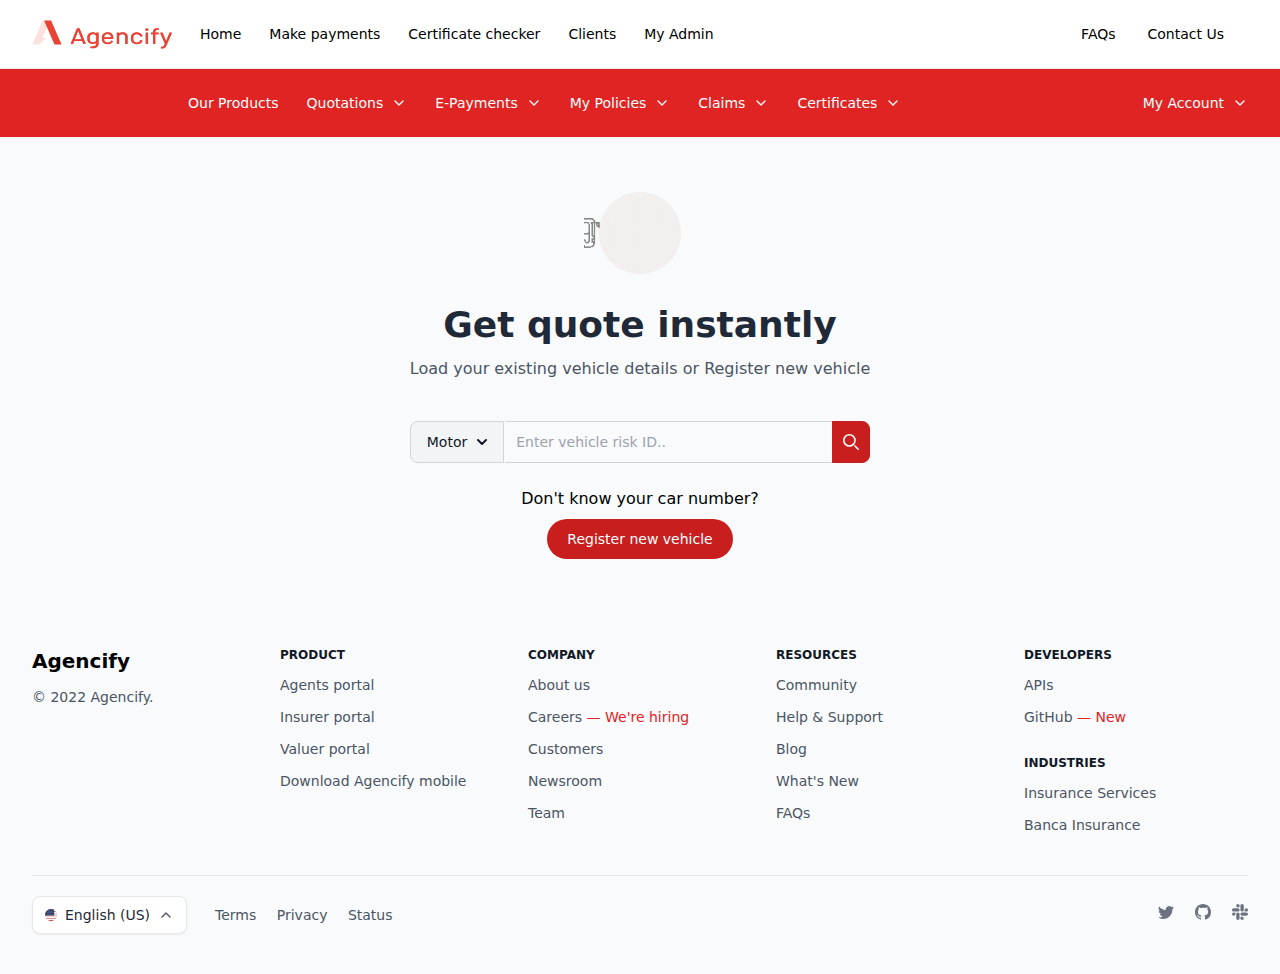
<file: createquickquote.html>
<!DOCTYPE html>
<html lang="en">

<head>
    <meta charset="UTF-8" />
    <meta name="viewport" content="width=device-width, initial-scale=1.0" />
    <title>Agencify-Quick Quotes</title>
    <link rel="stylesheet" href="output.css">
    <link rel="stylesheet" href="style.css">

</head>

<body class="bg-gray-50 dark:bg-slate-900">

    <!-- ========== HEADER ========== -->
    <header class="flex flex-wrap sm:justify-start sm:flex-nowrap z-50 w-full bg-white border-b border-gray-200 text-sm py-3 sm:py-0 dark:bg-gray-800 dark:border-gray-700">
        <nav class="relative max-w-[85rem] w-full mx-auto px-4 sm:flex sm:items-center sm:justify-between sm:px-6 lg:px-8" aria-label="Global">
            <div class="flex items-center justify-between">
                <svg width="140" height="55" viewBox="0 0 277 55" fill="none" xmlns="http://www.w3.org/2000/svg">
                    <path opacity="0.2"
                        d="M35.2846 0.0961914H21.2943L0.772522 47.3192H14.7225L14.8435 47.0249L28.3903 34.2835H20.4073L35.2846 0.0961914Z"
                        fill="#EA4335" fill-opacity="0.8" />
                    <path d="M58.4072 47.223L37.8451 0H23.8951L44.4572 47.223H58.4072Z" fill="#EA4335" />
                    <path
                        d="M101.796 45.4209L99.6509 40.1169C99.5878 40.0149 99.4616 39.9639 99.3985 39.9639H83.4367C83.3106 39.9639 83.2475 40.0149 83.1844 40.1169L81.1024 45.4209C80.9762 45.7268 80.7239 45.8798 80.3453 45.8798H77.7587C77.5063 45.8798 77.317 45.8288 77.2539 45.7268C77.1278 45.6249 77.1278 45.4719 77.1909 45.2679L88.9887 16.0962C89.1148 15.7902 89.3672 15.6372 89.7457 15.6372H93.1526C93.5311 15.6372 93.7835 15.7902 93.9097 16.0962L105.771 45.2679C105.834 45.3189 105.834 45.4209 105.834 45.4719C105.834 45.5739 105.771 45.6758 105.644 45.7778C105.518 45.8798 105.392 45.9308 105.203 45.9308H102.616C102.174 45.9308 101.922 45.7778 101.796 45.4209ZM84.5724 37.4649H98.326C98.5152 37.4649 98.6414 37.3629 98.5152 37.2099L91.5753 19.5132C91.5122 19.4112 91.5123 19.3602 91.3861 19.3602C91.323 19.3602 91.2599 19.4112 91.1968 19.5132L84.2569 37.2099C84.32 37.3629 84.3831 37.4649 84.5724 37.4649Z"
                        fill="#EA4335" />
                    <path
                        d="M105.141 46.3332H102.555C101.924 46.3332 101.482 46.0272 101.293 45.5682L99.2109 40.4173H83.6276L81.6088 45.5682C81.4195 46.0272 80.9779 46.3332 80.347 46.3332H77.7603C77.2555 46.3332 76.9401 46.1292 76.8139 45.9762C76.6877 45.8232 76.4985 45.5682 76.6877 45.1092L88.4856 15.8866C88.6748 15.4276 89.1165 15.1216 89.7474 15.1216H93.1542C93.7851 15.1216 94.2267 15.4276 94.416 15.8866L106.277 45.0582C106.34 45.1092 106.34 45.2622 106.34 45.4152C106.34 45.5682 106.277 45.8232 105.961 46.0272C105.709 46.2312 105.457 46.3332 105.141 46.3332ZM84.9525 37.0513H97.9491L91.4508 20.4765L84.9525 37.0513Z"
                        fill="#EA4335" />
                    <path
                        d="M128.294 23.9861H130.692C131.134 23.9861 131.386 24.1901 131.386 24.5471V45.1509C131.386 48.3638 130.25 50.7608 127.916 52.2398C125.582 53.7188 122.427 54.4838 118.452 54.4838C117.695 54.4838 117.128 54.4838 116.749 54.4328C116.307 54.3818 116.055 54.1778 116.055 53.8208L116.181 52.0868C116.181 51.6788 116.434 51.5258 116.875 51.5768C120.661 51.7298 123.373 51.2708 125.077 50.2508C126.78 49.2308 127.6 47.4968 127.6 45.0489V43.5189C127.6 43.4169 127.537 43.3659 127.474 43.3659C127.411 43.3149 127.348 43.3659 127.285 43.4679C125.645 45.1509 123.31 46.0179 120.345 46.0179C118.011 46.0179 115.929 45.5079 114.162 44.4879C112.333 43.4679 111.134 42.0399 110.566 40.2039C110.125 39.0309 109.935 37.246 109.935 34.9C109.935 33.625 109.998 32.554 110.061 31.687C110.125 30.82 110.314 30.055 110.629 29.3411C111.26 27.6071 112.459 26.2301 114.099 25.1591C115.803 24.0881 117.822 23.5781 120.156 23.5781C123.247 23.5781 125.645 24.3941 127.348 26.0261C127.411 26.1281 127.474 26.1281 127.537 26.1281C127.6 26.0771 127.664 26.0261 127.664 25.9751V24.4961C127.6 24.1901 127.79 23.9861 128.294 23.9861ZM127.537 37.654C127.6 37.042 127.6 36.073 127.6 34.9C127.6 33.421 127.6 32.452 127.537 31.942C127.474 31.432 127.411 30.973 127.285 30.514C126.97 29.2901 126.276 28.3211 125.14 27.5051C124.004 26.6891 122.616 26.3321 120.85 26.3321C119.146 26.3321 117.758 26.7401 116.56 27.5051C115.424 28.2701 114.604 29.2901 114.099 30.514C113.721 31.432 113.595 32.86 113.595 34.849C113.595 36.94 113.784 38.4189 114.099 39.2349C114.478 40.4589 115.235 41.4279 116.434 42.2439C117.632 43.0599 119.083 43.4169 120.787 43.4169C122.553 43.4169 124.004 43.0089 125.077 42.2439C126.213 41.4789 126.907 40.4589 127.222 39.2349C127.411 38.8269 127.474 38.3169 127.537 37.654Z"
                        fill="#EA4335" />
                    <path
                        d="M118.39 54.9477C117.633 54.9477 117.002 54.9477 116.623 54.8967C115.866 54.8457 115.424 54.4887 115.424 53.8767L115.551 52.1427C115.551 51.8367 115.677 51.5817 115.929 51.4287C116.181 51.2757 116.497 51.2247 116.875 51.2757C120.472 51.4287 123.121 50.9697 124.699 50.0008C126.276 49.0318 127.033 47.3998 127.033 45.1558V44.3908C125.33 45.8188 123.058 46.5328 120.282 46.5328C117.885 46.5328 115.677 46.0228 113.784 44.9518C111.891 43.8808 110.63 42.3508 109.936 40.4129C109.494 39.1889 109.305 37.4039 109.305 35.0069C109.305 33.732 109.368 32.661 109.431 31.743C109.494 30.825 109.746 30.009 109.999 29.295C110.693 27.51 111.891 26.031 113.658 24.9091C115.424 23.7871 117.569 23.2261 120.03 23.2261C122.932 23.2261 125.266 23.9401 127.033 25.3171V24.5521C127.033 23.9401 127.475 23.5831 128.232 23.5831H130.629C131.386 23.5831 131.828 23.9401 131.828 24.5521V45.1558C131.828 48.5218 130.566 51.0207 128.169 52.6017C125.834 54.1317 122.49 54.9477 118.39 54.9477ZM120.85 26.745C119.273 26.745 118.011 27.102 116.939 27.816C115.866 28.53 115.109 29.499 114.667 30.672C114.352 31.539 114.163 32.967 114.163 34.9049C114.163 36.9449 114.352 38.3729 114.667 39.1379C114.983 40.3109 115.74 41.2289 116.812 41.9429C117.885 42.6568 119.273 43.0138 120.85 43.0138C122.49 43.0138 123.815 42.6568 124.825 41.9429C125.897 41.2289 126.528 40.3109 126.781 39.1889C126.907 38.7809 126.97 38.2709 126.97 37.6589C127.033 37.0469 127.033 36.1289 127.033 34.9049C127.033 33.477 127.033 32.457 126.97 31.947C126.907 31.488 126.844 31.029 126.718 30.621C126.465 29.448 125.834 28.581 124.762 27.816C123.752 27.102 122.427 26.745 120.85 26.745Z"
                        fill="#EA4335" />
                    <path
                        d="M154.223 42.7091C155.358 42.1481 156.305 41.3831 156.936 40.3631C156.999 40.2101 157.125 40.1081 157.314 40.0571C157.503 40.0061 157.693 40.0061 157.819 40.1081L159.396 40.8221C159.838 41.0261 159.901 41.2811 159.712 41.5361C158.828 42.9641 157.567 44.1371 155.863 45.004C154.16 45.871 152.141 46.279 149.743 46.279C147.22 46.279 145.138 45.82 143.434 44.851C141.731 43.8821 140.469 42.5561 139.712 40.8731C139.018 39.4451 138.703 37.4561 138.703 34.9062C138.703 33.6822 138.703 32.6622 138.766 31.9482C138.829 31.2342 138.955 30.5202 139.144 29.9082C139.775 28.0213 140.974 26.5423 142.803 25.4203C144.633 24.2983 146.841 23.7373 149.491 23.7373C152.582 23.7373 155.043 24.4003 156.809 25.6753C158.576 26.9503 159.712 28.7862 160.216 31.1832C160.406 32.1012 160.532 33.5292 160.532 35.5182C160.532 35.8752 160.279 36.0792 159.838 36.0792H142.677C142.488 36.0792 142.425 36.1302 142.425 36.2832C142.425 37.7111 142.551 38.7821 142.74 39.4451C143.119 40.7201 143.939 41.7911 145.201 42.5561C146.463 43.3211 148.04 43.7291 149.996 43.7291C151.699 43.5761 153.087 43.2701 154.223 42.7091ZM145.138 27.4093C144.002 28.1233 143.245 29.1432 142.867 30.3672C142.677 30.9282 142.488 31.9482 142.425 33.3252C142.425 33.4782 142.488 33.5292 142.677 33.5292H156.431C156.62 33.5292 156.683 33.4782 156.683 33.3252C156.62 32.0502 156.494 31.1322 156.368 30.5712C155.989 29.2962 155.169 28.2253 153.97 27.4603C152.772 26.6953 151.258 26.2873 149.428 26.2873C147.788 26.3383 146.273 26.6953 145.138 27.4093Z"
                        fill="#EA4335" />
                    <path
                        d="M149.744 46.6858C147.157 46.6858 144.949 46.1758 143.119 45.2068C141.29 44.1868 140.028 42.8098 139.208 41.0249C138.514 39.5459 138.135 37.5059 138.135 34.9049C138.135 33.6809 138.135 32.661 138.198 31.896C138.261 31.131 138.387 30.417 138.64 29.754C139.271 27.816 140.596 26.184 142.488 25.0111C144.381 23.8381 146.778 23.2261 149.491 23.2261C152.709 23.2261 155.296 23.9401 157.125 25.266C158.955 26.643 160.154 28.53 160.658 31.029C160.848 31.947 160.974 33.4769 160.974 35.4149C160.974 36.0269 160.532 36.3839 159.775 36.3839H142.867C142.867 37.6589 142.993 38.6279 143.182 39.2399C143.561 40.4639 144.318 41.3818 145.454 42.0958C146.652 42.8098 148.103 43.1668 149.933 43.1668C151.447 43.1158 152.772 42.8608 153.845 42.3508C154.917 41.8408 155.737 41.0759 156.368 40.1579C156.494 39.9539 156.684 39.7499 156.999 39.6479C157.315 39.5459 157.693 39.5459 158.009 39.6989L159.523 40.3619C159.901 40.5149 160.09 40.7699 160.217 40.9739C160.28 41.1269 160.28 41.3818 160.09 41.6368C159.207 43.1158 157.882 44.3398 156.053 45.2068C154.349 46.2268 152.204 46.6858 149.744 46.6858ZM142.993 33.12H156.242C156.179 31.998 156.053 31.131 155.927 30.621C155.548 29.448 154.854 28.479 153.718 27.765C152.646 27.051 151.195 26.694 149.491 26.694C147.851 26.694 146.463 27.051 145.39 27.714C144.318 28.377 143.624 29.295 143.309 30.468C143.182 31.029 143.056 31.896 142.993 33.12Z"
                        fill="#EA4335" />
                    <path
                        d="M186.155 25.7358C187.859 27.1128 188.679 28.8977 188.679 31.1927V45.3705C188.679 45.7275 188.427 45.9315 187.985 45.9315H185.588C185.146 45.9315 184.894 45.7275 184.894 45.3705V31.8047C184.894 30.1727 184.326 28.8977 183.127 27.8778C181.928 26.8578 180.414 26.3988 178.522 26.3988C176.692 26.3988 175.178 26.8068 173.979 27.6738C172.78 28.4897 172.086 29.6117 171.897 30.9887V45.4215C171.897 45.7785 171.645 45.9825 171.203 45.9825H168.806C168.364 45.9825 168.112 45.7785 168.112 45.4215V24.5628C168.112 24.2058 168.364 24.0018 168.806 24.0018H171.203C171.645 24.0018 171.897 24.2058 171.897 24.5628V26.1438C171.897 26.2458 171.96 26.2968 172.023 26.3478C172.086 26.3988 172.149 26.3478 172.213 26.2968C173.79 24.5628 176.187 23.6958 179.405 23.6958C182.244 23.6958 184.452 24.3588 186.155 25.7358Z"
                        fill="#EA4335" />
                    <path
                        d="M188.042 46.3288H185.644C184.887 46.3288 184.446 45.9718 184.446 45.3598V31.794C184.446 30.264 183.941 29.091 182.805 28.173C181.733 27.255 180.345 26.796 178.578 26.796C176.875 26.796 175.487 27.204 174.414 27.969C173.279 28.734 172.711 29.754 172.522 30.978V45.3598C172.522 45.9718 172.08 46.3288 171.323 46.3288H168.926C168.169 46.3288 167.727 45.9718 167.727 45.3598V24.5521C167.727 23.9401 168.169 23.5831 168.926 23.5831H171.323C172.08 23.5831 172.522 23.9401 172.522 24.5521V25.3681C174.162 23.9401 176.496 23.2261 179.462 23.2261C182.427 23.2261 184.824 23.9401 186.591 25.3681C188.357 26.796 189.304 28.734 189.304 31.131V45.3088C189.241 45.9718 188.799 46.3288 188.042 46.3288Z"
                        fill="#EA4335" />
                    <path
                        d="M200.654 44.6416C198.824 43.5706 197.562 42.0916 196.868 40.2557C196.427 38.9807 196.174 37.1957 196.174 34.9007C196.174 32.8098 196.427 31.0758 196.868 29.5968C197.499 27.8118 198.761 26.3838 200.591 25.2619C202.42 24.1909 204.692 23.6299 207.215 23.6299C209.802 23.6299 212.073 24.1399 213.966 25.2109C215.859 26.2818 217.12 27.6078 217.688 29.1888C217.814 29.5968 217.94 30.0048 218.004 30.3618V30.4638C218.004 30.7698 217.814 30.9738 217.373 31.0248L215.038 31.2288H214.849C214.534 31.2288 214.344 31.0758 214.218 30.7698C214.218 30.6678 214.155 30.4638 214.092 30.2598C213.777 29.1378 212.956 28.2198 211.758 27.4548C210.496 26.6898 208.982 26.2818 207.215 26.2818C205.449 26.2818 203.935 26.6898 202.736 27.4548C201.537 28.2198 200.78 29.2398 200.401 30.5148C200.086 31.6368 199.897 33.0648 199.897 34.9007C199.897 36.7877 200.086 38.2667 200.401 39.3377C200.78 40.6127 201.537 41.6837 202.736 42.4486C203.935 43.2136 205.449 43.6216 207.215 43.6216C208.982 43.6216 210.496 43.2646 211.758 42.4996C213.019 41.7857 213.777 40.8167 214.092 39.6947C214.155 39.6437 214.155 39.5417 214.155 39.4907L214.218 39.4397C214.281 39.0827 214.534 38.9297 215.038 38.9807L217.373 39.2867C217.814 39.3377 218.067 39.5417 218.004 39.9497L217.814 40.6637C217.31 42.3466 216.048 43.6726 214.092 44.7436C212.136 45.7636 209.865 46.3246 207.278 46.3246C204.692 46.2226 202.483 45.7126 200.654 44.6416Z"
                        fill="#EA4335" />
                    <path
                        d="M207.28 46.6858C204.631 46.6858 202.296 46.1248 200.341 45.0028C198.385 43.8808 197.06 42.2998 196.366 40.3619C195.861 39.0359 195.672 37.1999 195.672 34.8539C195.672 32.763 195.924 30.927 196.366 29.448C197.06 27.561 198.385 26.031 200.341 24.9091C202.296 23.7871 204.631 23.2261 207.28 23.2261C209.993 23.2261 212.391 23.7871 214.347 24.9091C216.365 26.031 217.69 27.459 218.258 29.142C218.384 29.55 218.51 29.958 218.574 30.366V30.519C218.574 31.029 218.195 31.386 217.501 31.488L214.914 31.692C214.662 31.692 214.031 31.641 213.779 30.927V30.825C213.779 30.774 213.779 30.672 213.716 30.417C213.4 29.397 212.706 28.581 211.571 27.867C210.435 27.153 208.984 26.796 207.344 26.796C205.703 26.796 204.315 27.153 203.18 27.867C202.107 28.581 201.35 29.499 201.035 30.672C200.719 31.743 200.593 33.1709 200.593 34.9559C200.593 36.8429 200.719 38.2709 201.035 39.2909C201.35 40.5149 202.107 41.4838 203.18 42.1468C204.252 42.8608 205.703 43.2178 207.344 43.2178C208.984 43.2178 210.372 42.8608 211.571 42.1978C212.769 41.5348 213.463 40.6679 213.716 39.6479L213.842 39.2909C213.905 39.0869 214.031 38.8829 214.22 38.7299C214.473 38.5769 214.788 38.5259 215.23 38.5769L217.564 38.8829C218.321 38.9849 218.7 39.3929 218.637 39.9539L218.384 40.7699C217.816 42.5548 216.492 43.9828 214.473 45.1048C212.328 46.1248 209.93 46.6858 207.28 46.6858Z"
                        fill="#EA4335" />
                    <path
                        d="M225.075 19.4143C224.571 19.0063 224.255 18.4453 224.255 17.7823C224.255 17.1193 224.507 16.6093 225.075 16.2013C225.58 15.7934 226.337 15.5894 227.157 15.5894C228.041 15.5894 228.735 15.7934 229.239 16.2013C229.744 16.6093 230.059 17.1193 230.059 17.7823C230.059 18.4453 229.807 19.0063 229.239 19.4143C228.735 19.8223 227.977 20.0263 227.157 20.0263C226.337 20.0773 225.643 19.8733 225.075 19.4143ZM225.328 45.373V24.5652C225.328 24.2083 225.58 24.0043 226.022 24.0043H228.419C228.861 24.0043 229.113 24.2083 229.113 24.5652V45.373C229.113 45.73 228.861 45.934 228.419 45.934H226.022C225.517 45.934 225.328 45.73 225.328 45.373Z"
                        fill="#EA4335" />
                    <path
                        d="M228.418 46.3369H226.021C225.264 46.3369 224.822 45.9799 224.822 45.3679V24.5602C224.822 23.9482 225.264 23.5912 226.021 23.5912H228.418C229.175 23.5912 229.617 23.9482 229.617 24.5602V45.3679C229.617 45.9799 229.175 46.3369 228.418 46.3369ZM227.156 20.4802C226.147 20.4802 225.327 20.2252 224.696 19.7152C224.065 19.2052 223.75 18.5932 223.75 17.7772C223.75 17.0122 224.065 16.3493 224.696 15.8903C225.327 15.4313 226.147 15.1763 227.156 15.1763C228.166 15.1763 228.986 15.4313 229.617 15.8903C230.248 16.4003 230.563 17.0122 230.563 17.7772C230.563 18.5422 230.248 19.2052 229.617 19.7152C228.986 20.2252 228.166 20.4802 227.156 20.4802ZM227.156 15.9923C226.399 15.9923 225.831 16.1453 225.39 16.5023C224.948 16.8082 224.759 17.2672 224.759 17.7772C224.759 18.3382 224.948 18.7462 225.39 19.1032C225.831 19.4602 226.399 19.6132 227.093 19.6132C227.787 19.6132 228.355 19.4602 228.797 19.1032C229.238 18.7462 229.428 18.3382 229.428 17.7772C229.428 17.2162 229.238 16.8082 228.797 16.5023C228.481 16.1963 227.913 15.9923 227.156 15.9923Z"
                        fill="#EA4335" />
                    <path
                        d="M244.694 19.3574C244 20.0714 243.621 21.2954 243.621 22.9784V23.7944C243.621 23.9474 243.684 23.9984 243.874 23.9984H249.678C250.12 23.9984 250.372 24.2024 250.372 24.5594V26.2424C250.372 26.5994 250.12 26.8034 249.678 26.8034H243.874C243.684 26.8034 243.621 26.8544 243.621 27.0074V45.3161C243.621 45.6731 243.369 45.8771 242.927 45.8771H240.593C240.151 45.8771 239.899 45.6731 239.899 45.3161V27.0074C239.899 26.8544 239.836 26.8034 239.647 26.8034H236.24C235.798 26.8034 235.546 26.5994 235.546 26.2424V24.5594C235.546 24.2024 235.798 23.9984 236.24 23.9984H239.647C239.836 23.9984 239.899 23.9474 239.899 23.7944V22.7744C239.899 20.9894 240.151 19.5614 240.656 18.5415C241.161 17.5215 242.044 16.7565 243.243 16.2975C244.505 15.8385 246.208 15.5835 248.416 15.5835H249.804C250.246 15.5835 250.498 15.7875 250.498 16.1445V17.7255C250.498 18.0825 250.246 18.2865 249.804 18.2865H248.732C246.776 18.2865 245.388 18.6435 244.694 19.3574Z"
                        fill="#EA4335" />
                    <path
                        d="M242.928 46.3322H240.594C239.837 46.3322 239.395 45.9752 239.395 45.3632V27.2075H236.241C235.484 27.2075 235.042 26.8505 235.042 26.2385V24.5555C235.042 23.9435 235.484 23.5865 236.241 23.5865H239.395V22.7705C239.395 20.9345 239.648 19.4556 240.152 18.3846C240.72 17.2626 241.666 16.4466 242.991 15.8856C244.316 15.3756 246.083 15.1206 248.354 15.1206H249.742C250.499 15.1206 250.941 15.4776 250.941 16.0896V17.6706C250.941 18.2826 250.499 18.6396 249.742 18.6396H248.669C246.903 18.6396 245.641 18.9456 245.073 19.5576C244.442 20.1695 244.127 21.2915 244.127 22.9235V23.5355H249.679C250.436 23.5355 250.878 23.8925 250.878 24.5045V26.1875C250.878 26.7995 250.436 27.1565 249.679 27.1565H244.127V45.2612C244.127 45.9752 243.685 46.3322 242.928 46.3322Z"
                        fill="#EA4335" />
                    <path
                        d="M255.484 54.0338V52.5038C255.484 52.1468 255.61 51.9428 255.862 51.9428H256.241C257.629 51.9428 258.701 51.7898 259.458 51.4838C260.215 51.1778 260.909 50.6168 261.414 49.8008C261.982 48.9848 262.55 47.7608 263.181 46.0779C263.244 46.0269 263.244 45.9249 263.181 45.8229L254.222 24.6581C254.159 24.6071 254.159 24.5051 254.159 24.4541C254.159 24.3521 254.222 24.2501 254.348 24.1481C254.474 24.0461 254.6 23.9951 254.79 23.9951H257.313C257.755 23.9951 258.007 24.1481 258.133 24.4541L265.073 41.4369C265.136 41.5389 265.136 41.5899 265.263 41.5899C265.326 41.5899 265.389 41.5389 265.452 41.4369L272.202 24.4541C272.329 24.1481 272.581 23.9951 272.96 23.9951H275.546C275.799 23.9951 275.988 24.0461 276.051 24.1481C276.177 24.2501 276.177 24.4031 276.114 24.6071L266.272 47.7608C265.389 49.6988 264.632 51.1268 263.875 52.0448C263.118 52.9628 262.171 53.6258 261.036 53.9828C259.9 54.3398 258.323 54.5438 256.304 54.5438H255.925C255.61 54.5948 255.484 54.3908 255.484 54.0338Z"
                        fill="#EA4335" />
                    <path
                        d="M256.242 55.0001H255.863C255.674 55.0001 254.98 54.9491 254.98 54.0311V52.5011C254.98 51.5831 255.674 51.5321 255.863 51.5321H256.242C257.566 51.5321 258.576 51.3791 259.27 51.1241C259.964 50.8691 260.532 50.3592 261.036 49.5942C261.541 48.8292 262.172 47.6052 262.803 45.9732L253.781 24.8595C253.718 24.8085 253.718 24.6555 253.718 24.5025C253.718 24.2475 253.844 24.0435 254.097 23.8905C254.286 23.7375 254.601 23.6355 254.917 23.6355H257.44C258.071 23.6355 258.576 23.9415 258.765 24.4005L265.327 40.5163L271.762 24.3495C271.951 23.8905 272.393 23.5845 273.024 23.5845H275.61C276.115 23.5845 276.43 23.7885 276.557 23.9415C276.683 24.0945 276.809 24.3495 276.683 24.8085L266.841 48.0132C265.957 49.9512 265.137 51.4301 264.38 52.3991C263.56 53.3681 262.551 54.0821 261.352 54.4901C259.964 54.7961 258.324 55.0001 256.242 55.0001Z"
                        fill="#EA4335" />
                </svg>

            </div>
            <div id="navbar-collapse-with-animation" class="hs-collapse hidden overflow-hidden transition-all duration-300 basis-full grow sm:block">
                <div class="flex flex-col gap-y-4 gap-x-0 mt-5 sm:flex-row sm:items-center sm:gap-y-0 sm:gap-x-7 sm:mt-0 sm:ps-7">

                    <a class="font-medium text-black-500 hover:text-gray-400 sm:py-6 dark:text-gray-400 dark:hover:text-gray-500" href="#">Home</a>
                    <a class="font-medium text-black-500 hover:text-gray-400 sm:py-6 dark:text-gray-400 dark:hover:text-gray-500" href="#">Make payments</a>
                    <a class="font-medium text-black-500 hover:text-gray-400 sm:py-6 dark:text-gray-400 dark:hover:text-gray-500" href="#">Certificate checker</a>
                    <a class="font-medium text-black-500 hover:text-gray-400 sm:py-6 dark:text-gray-400 dark:hover:text-gray-500" href="#">Clients</a>
                    <a class="font-medium text-black-500 hover:text-gray-400 sm:py-6 dark:text-gray-400 dark:hover:text-gray-500" href="#">My Admin</a>


                    <div class="flex items-center gap-x-2 sm:ms-auto">
                        <a class="flex items-center gap-x-2 font-medium text-black-500 hover:text-red-600 dark:text-gray-400 dark:hover:text-red-500" href="#">
                            FAQs
                        </a>
                        <a class="px-6 flex items-center gap-x-2 font-medium text-black-500 hover:text-red-600 dark:text-gray-400 dark:hover:text-red-500" href="#">
                            Contact Us
                        </a>
                    </div>
                </div>
            </div>
        </nav>
    </header>
    <!-- ========== Appbar ========== -->
    <appbar class="flex flex-wrap sm:justify-start sm:flex-nowrap z-50 w-full bg-red-600 text-sm py-3 sm:py-0">
        <nav class="relative max-w-[85rem] w-full mx-auto px-4 sm:flex sm:items-center sm:justify-between sm:px-6 lg:px-8" aria-label="Global">
            <div class="pl-32 flex items-center justify-between">
            </div>
            <div id="navbar-collapse-with-animation" class="hs-collapse hidden overflow-hidden transition-all duration-300 basis-full grow sm:block">
                <div class="flex flex-col gap-y-4 gap-x-0 mt-5 sm:flex-row sm:items-center sm:gap-y-0 sm:gap-x-7 sm:mt-0 sm:ps-7">
                    <a class="font-medium text-white sm:py-6" href="#" aria-current="page">Our Products</a>

                    <div class="hs-dropdown [--strategy:static] sm:[--strategy:fixed] [--adaptive:none] sm:[--trigger:hover] sm:py-4">
                        <button type="button" class="flex items-center w-full text-white hover:text-white font-medium dark:text-white dark:hover:text-white ">
                            Quotations
                            <svg class="flex-shrink-0 ms-2 size-4" xmlns="http://www.w3.org/2000/svg" width="24"
                                height="24" viewBox="0 0 24 24" fill="none" stroke="currentColor" stroke-width="2"
                                stroke-linecap="round" stroke-linejoin="round">
                                <path d="m6 9 6 6 6-6" /></svg>
                        </button>

                        <div class="hs-dropdown-menu transition-[opacity,margin] duration-[0.1ms] sm:duration-[150ms] hs-dropdown-open:opacity-100 opacity-0 sm:w-48 hidden z-10 bg-white sm:shadow-md rounded-lg p-2 dark:bg-gray-800 sm:dark:border dark:border-gray-700 dark:divide-gray-700 before:absolute top-full sm:border before:-top-5 before:start-0 before:w-full before:h-5">
                            <a class="flex items-center gap-x-3.5 py-2 px-3 rounded-lg text-sm text-gray-800 hover:bg-gray-100 focus:ring-2 focus:ring-red-500 dark:text-gray-400 dark:hover:bg-gray-700 dark:hover:text-gray-300 dark:focus:outline-none dark:focus:ring-1 dark:focus:ring-gray-600"
                                href="#">
                                Label
                            </a>

                            <a class="flex items-center gap-x-3.5 py-2 px-3 rounded-lg text-sm text-gray-800 hover:bg-gray-100 focus:ring-2 focus:ring-red-500 dark:text-gray-400 dark:hover:bg-gray-700 dark:hover:text-gray-300 dark:focus:outline-none dark:focus:ring-1 dark:focus:ring-gray-600"
                                href="#">
                                Label
                            </a>
                            <a class="flex items-center gap-x-3.5 py-2 px-3 rounded-lg text-sm text-gray-800 hover:bg-gray-100 focus:ring-2 focus:ring-red-500 dark:text-gray-400 dark:hover:bg-gray-700 dark:hover:text-gray-300 dark:focus:outline-none dark:focus:ring-1 dark:focus:ring-gray-600"
                                href="#">
                                Label
                            </a>
                        </div>
                    </div>
                    <div class="hs-dropdown [--strategy:static] sm:[--strategy:fixed] [--adaptive:none] sm:[--trigger:hover] sm:py-4">
                        <button type="button" class="flex items-center w-full text-white hover:text-white font-medium dark:text-white dark:hover:text-white ">
                            E-Payments
                            <svg class="flex-shrink-0 ms-2 size-4" xmlns="http://www.w3.org/2000/svg" width="24"
                                height="24" viewBox="0 0 24 24" fill="none" stroke="currentColor" stroke-width="2"
                                stroke-linecap="round" stroke-linejoin="round">
                                <path d="m6 9 6 6 6-6" /></svg>
                        </button>

                        <div class="hs-dropdown-menu transition-[opacity,margin] duration-[0.1ms] sm:duration-[150ms] hs-dropdown-open:opacity-100 opacity-0 sm:w-48 hidden z-10 bg-white sm:shadow-md rounded-lg p-2 dark:bg-gray-800 sm:dark:border dark:border-gray-700 dark:divide-gray-700 before:absolute top-full sm:border before:-top-5 before:start-0 before:w-full before:h-5">
                            <a class="flex items-center gap-x-3.5 py-2 px-3 rounded-lg text-sm text-gray-800 hover:bg-gray-100 focus:ring-2 focus:ring-red-500 dark:text-gray-400 dark:hover:bg-gray-700 dark:hover:text-gray-300 dark:focus:outline-none dark:focus:ring-1 dark:focus:ring-gray-600"
                                href="#">
                                Label
                            </a>

                            <a class="flex items-center gap-x-3.5 py-2 px-3 rounded-lg text-sm text-gray-800 hover:bg-gray-100 focus:ring-2 focus:ring-red-500 dark:text-gray-400 dark:hover:bg-gray-700 dark:hover:text-gray-300 dark:focus:outline-none dark:focus:ring-1 dark:focus:ring-gray-600"
                                href="#">
                                Label
                            </a>
                            <a class="flex items-center gap-x-3.5 py-2 px-3 rounded-lg text-sm text-gray-800 hover:bg-gray-100 focus:ring-2 focus:ring-red-500 dark:text-gray-400 dark:hover:bg-gray-700 dark:hover:text-gray-300 dark:focus:outline-none dark:focus:ring-1 dark:focus:ring-gray-600"
                                href="#">
                                Label
                            </a>
                        </div>
                    </div>
                    <div class="hs-dropdown [--strategy:static] sm:[--strategy:fixed] [--adaptive:none] sm:[--trigger:hover] sm:py-4">
                        <button type="button" class="flex items-center w-full text-white hover:text-white font-medium dark:text-white dark:hover:text-white ">
                            My Policies
                            <svg class="flex-shrink-0 ms-2 size-4" xmlns="http://www.w3.org/2000/svg" width="24"
                                height="24" viewBox="0 0 24 24" fill="none" stroke="currentColor" stroke-width="2"
                                stroke-linecap="round" stroke-linejoin="round">
                                <path d="m6 9 6 6 6-6" /></svg>
                        </button>

                        <div class="hs-dropdown-menu transition-[opacity,margin] duration-[0.1ms] sm:duration-[150ms] hs-dropdown-open:opacity-100 opacity-0 sm:w-48 hidden z-10 bg-white sm:shadow-md rounded-lg p-2 dark:bg-gray-800 sm:dark:border dark:border-gray-700 dark:divide-gray-700 before:absolute top-full sm:border before:-top-5 before:start-0 before:w-full before:h-5">
                            <a class="flex items-center gap-x-3.5 py-2 px-3 rounded-lg text-sm text-gray-800 hover:bg-gray-100 focus:ring-2 focus:ring-red-500 dark:text-gray-400 dark:hover:bg-gray-700 dark:hover:text-gray-300 dark:focus:outline-none dark:focus:ring-1 dark:focus:ring-gray-600"
                                href="#">
                                Label
                            </a>

                            <a class="flex items-center gap-x-3.5 py-2 px-3 rounded-lg text-sm text-gray-800 hover:bg-gray-100 focus:ring-2 focus:ring-red-500 dark:text-gray-400 dark:hover:bg-gray-700 dark:hover:text-gray-300 dark:focus:outline-none dark:focus:ring-1 dark:focus:ring-gray-600"
                                href="#">
                                Label
                            </a>
                            <a class="flex items-center gap-x-3.5 py-2 px-3 rounded-lg text-sm text-gray-800 hover:bg-gray-100 focus:ring-2 focus:ring-red-500 dark:text-gray-400 dark:hover:bg-gray-700 dark:hover:text-gray-300 dark:focus:outline-none dark:focus:ring-1 dark:focus:ring-gray-600"
                                href="#">
                                Label
                            </a>
                        </div>
                    </div>
                    <div class="hs-dropdown [--strategy:static] sm:[--strategy:fixed] [--adaptive:none] sm:[--trigger:hover] sm:py-4">
                        <button type="button" class="flex items-center w-full text-white hover:text-white font-medium dark:text-white dark:hover:text-white ">
                            Claims
                            <svg class="flex-shrink-0 ms-2 size-4" xmlns="http://www.w3.org/2000/svg" width="24"
                                height="24" viewBox="0 0 24 24" fill="none" stroke="currentColor" stroke-width="2"
                                stroke-linecap="round" stroke-linejoin="round">
                                <path d="m6 9 6 6 6-6" /></svg>
                        </button>

                        <div class="hs-dropdown-menu transition-[opacity,margin] duration-[0.1ms] sm:duration-[150ms] hs-dropdown-open:opacity-100 opacity-0 sm:w-48 hidden z-10 bg-white sm:shadow-md rounded-lg p-2 dark:bg-gray-800 sm:dark:border dark:border-gray-700 dark:divide-gray-700 before:absolute top-full sm:border before:-top-5 before:start-0 before:w-full before:h-5">
                            <a class="flex items-center gap-x-3.5 py-2 px-3 rounded-lg text-sm text-gray-800 hover:bg-gray-100 focus:ring-2 focus:ring-red-500 dark:text-gray-400 dark:hover:bg-gray-700 dark:hover:text-gray-300 dark:focus:outline-none dark:focus:ring-1 dark:focus:ring-gray-600"
                                href="#">
                                Label
                            </a>

                            <a class="flex items-center gap-x-3.5 py-2 px-3 rounded-lg text-sm text-gray-800 hover:bg-gray-100 focus:ring-2 focus:ring-red-500 dark:text-gray-400 dark:hover:bg-gray-700 dark:hover:text-gray-300 dark:focus:outline-none dark:focus:ring-1 dark:focus:ring-gray-600"
                                href="#">
                                Label
                            </a>
                            <a class="flex items-center gap-x-3.5 py-2 px-3 rounded-lg text-sm text-gray-800 hover:bg-gray-100 focus:ring-2 focus:ring-red-500 dark:text-gray-400 dark:hover:bg-gray-700 dark:hover:text-gray-300 dark:focus:outline-none dark:focus:ring-1 dark:focus:ring-gray-600"
                                href="#">
                                Label
                            </a>
                        </div>
                    </div>
                    <div class="hs-dropdown [--strategy:static] sm:[--strategy:fixed] [--adaptive:none] sm:[--trigger:hover] sm:py-4">
                        <button type="button" class="flex items-center w-full text-white hover:text-white font-medium dark:text-white dark:hover:text-white ">
                            Certificates
                            <svg class="flex-shrink-0 ms-2 size-4" xmlns="http://www.w3.org/2000/svg" width="24"
                                height="24" viewBox="0 0 24 24" fill="none" stroke="currentColor" stroke-width="2"
                                stroke-linecap="round" stroke-linejoin="round">
                                <path d="m6 9 6 6 6-6" /></svg>
                        </button>

                        <div class="hs-dropdown-menu transition-[opacity,margin] duration-[0.1ms] sm:duration-[150ms] hs-dropdown-open:opacity-100 opacity-0 sm:w-48 hidden z-10 bg-white sm:shadow-md rounded-lg p-2 dark:bg-gray-800 sm:dark:border dark:border-gray-700 dark:divide-gray-700 before:absolute top-full sm:border before:-top-5 before:start-0 before:w-full before:h-5">
                            <a class="flex items-center gap-x-3.5 py-2 px-3 rounded-lg text-sm text-gray-800 hover:bg-gray-100 focus:ring-2 focus:ring-red-500 dark:text-gray-400 dark:hover:bg-gray-700 dark:hover:text-gray-300 dark:focus:outline-none dark:focus:ring-1 dark:focus:ring-gray-600"
                                href="#">
                                Label
                            </a>

                            <a class="flex items-center gap-x-3.5 py-2 px-3 rounded-lg text-sm text-gray-800 hover:bg-gray-100 focus:ring-2 focus:ring-red-500 dark:text-gray-400 dark:hover:bg-gray-700 dark:hover:text-gray-300 dark:focus:outline-none dark:focus:ring-1 dark:focus:ring-gray-600"
                                href="#">
                                Label
                            </a>
                            <a class="flex items-center gap-x-3.5 py-2 px-3 rounded-lg text-sm text-gray-800 hover:bg-gray-100 focus:ring-2 focus:ring-red-500 dark:text-gray-400 dark:hover:bg-gray-700 dark:hover:text-gray-300 dark:focus:outline-none dark:focus:ring-1 dark:focus:ring-gray-600"
                                href="#">
                                Label
                            </a>
                        </div>
                    </div>


                    <div class="flex items-center gap-x-2 sm:ms-auto hs-dropdown [--strategy:static] sm:[--strategy:fixed] [--adaptive:none] sm:[--trigger:hover] sm:py-4">
                        <button type="button" class="flex items-center w-full text-white hover:text-white font-medium dark:text-white dark:hover:text-white ">
                            My Account
                            <svg class="flex-shrink-0 ms-2 size-4" xmlns="http://www.w3.org/2000/svg" width="24"
                                height="24" viewBox="0 0 24 24" fill="none" stroke="currentColor" stroke-width="2"
                                stroke-linecap="round" stroke-linejoin="round">
                                <path d="m6 9 6 6 6-6" /></svg>
                        </button>

                        <div class="hs-dropdown-menu transition-[opacity,margin] duration-[0.1ms] sm:duration-[150ms] hs-dropdown-open:opacity-100 opacity-0 sm:w-48 hidden z-10 bg-white sm:shadow-md rounded-lg p-2 dark:bg-gray-800 sm:dark:border dark:border-gray-700 dark:divide-gray-700 before:absolute top-full sm:border before:-top-5 before:start-0 before:w-full before:h-5">
                            <a class="flex items-center gap-x-3.5 py-2 px-3 rounded-lg text-sm text-gray-800 hover:bg-gray-100 focus:ring-2 focus:ring-red-500 dark:text-gray-400 dark:hover:bg-gray-700 dark:hover:text-gray-300 dark:focus:outline-none dark:focus:ring-1 dark:focus:ring-gray-600"
                                href="#">
                                Profile
                            </a>

                            <a class="flex items-center gap-x-3.5 py-2 px-3 rounded-lg text-sm text-gray-800 hover:bg-gray-100 focus:ring-2 focus:ring-red-500 dark:text-gray-400 dark:hover:bg-gray-700 dark:hover:text-gray-300 dark:focus:outline-none dark:focus:ring-1 dark:focus:ring-gray-600"
                                href="#">
                                Log Out
                            </a>
                        </div>
                    </div>

                </div>
            </div>
        </nav>
    </appbar>
    <!-- ========== END Appbar ========== -->

    <div class="flex items-center gap-x-3.5 py-20 px-3 justify-center">

        <div class="h-full flex flex-col justify-center">
            <div class="-mt-10 max-w-4xl w-full text-center mx-auto px-4 sm:px-6 lg:px-8">
                <IMG class="w-28 h-auto mx-auto mb-4" width="116" height="32" viewBox="0 0 116 32" fill="none" SRC="car2.gif">

                <h1 class="text-3xl font-bold text-gray-800 sm:text-4xl dark:text-white">
                    Get quote instantly
                </h1>
                <p class="mt-3 text-gray-600 dark:text-gray-400">
                    Load your existing vehicle details or Register new vehicle
                </p>
            </div>


            <!-- Risk input -->
            <div class="mt-10 max-w-4xl justify-center w-full mx-auto px-4 sm:px-6 lg:px-8">



                <form class="max-w-lg mx-auto" action="Compare.html">
                    <div class=" flex ">

                        <button id="dropdown-button " data-dropdown-toggle="dropdown " class="flex-shrink-0 z-10 inline-flex items-center py-2.5 px-4 text-sm font-medium text-center text-gray-900 bg-gray-100 border border-gray-300 rounded-s-lg hover:bg-gray-200
                    focus:ring-4 focus:outline-none focus:ring-gray-100 dark:bg-gray-700 dark:hover:bg-gray-600 dark:focus:ring-gray-700 dark:text-white dark:border-gray-600 " type="button ">Motor <svg class="w-2.5 h-2.5 ms-2.5 " aria-hidden="true "
                                xmlns="http://www.w3.org/2000/svg " fill="none " viewBox="0 0 10 6 ">
                                <path stroke="currentColor " stroke-linecap="round " stroke-linejoin="round "
                                    stroke-width="2 " d="m1 1 4 4 4-4 " />
                            </svg></button>
                        <div id="dropdown " class="z-10 hidden bg-white divide-y divide-gray-100 rounded-lg shadow w-44 dark:bg-gray-700 ">
                            <ul class="py-2 text-sm text-gray-700 dark:text-gray-200 " aria-labelledby="dropdown-button ">
                                <li>
                                    <button type="button " class="inline-flex w-full px-4 py-2 hover:bg-gray-100 dark:hover:bg-gray-600 dark:hover:text-white ">Motor</button>
                                </li>
                                <li>
                                    <button type="button " class="inline-flex w-full px-4 py-2 hover:bg-gray-100 dark:hover:bg-gray-600 dark:hover:text-white ">Travel</button>
                                </li>
                                <li>
                                    <button type="button " class="inline-flex w-full px-4 py-2 hover:bg-gray-100 dark:hover:bg-gray-600 dark:hover:text-white ">Personal
                                        accident</button>
                                </li>

                            </ul>
                        </div>
                        <div class="relative w-full ">
                            <input type="search " id="search-dropdown " class="block p-2.5 w-full z-20 text-sm text-gray-900 bg-gray-50 rounded-e-lg border-s-gray-50 border-s-2 border border-gray-300 focus:ring-red-500 focus:border-red-500 dark:bg-gray-700
                    dark:border-s-gray-700 dark:border-gray-600 dark:placeholder-gray-400 dark:text-white dark:focus:border-red-500 " placeholder="Enter vehicle risk ID.. " required />
                            <button type="submit " class="absolute top-0 end-0 p-2.5 text-sm font-medium h-full text-white bg-red-700 rounded-e-lg border border-red-700 hover:bg-red-800 focus:ring-4 focus:outline-none focus:ring-red-300 dark:bg-red-600
                    dark:hover:bg-red-700 dark:focus:ring-red-800 ">
                                <svg class="w-4 h-4 " aria-hidden="true " xmlns="http://www.w3.org/2000/svg " fill="none "
                                    viewBox="0 0 20 20 ">
                                    <path stroke="currentColor " stroke-linecap="round " stroke-linejoin="round "
                                        stroke-width="2 " d="m19 19-4-4m0-7A7 7 0 1 1 1 8a7 7 0 0 1 14 0Z " />
                                </svg>
                                <span class="sr-only ">Search</span>
                            </button>
                        </div>
                    </div>
                </form>
            </div>
            <!-- End Risk input -->
            <div class=" py-6 grid h-16 place-items-center ">
                <div class="pb-2 ">Don't know your car number?</div>

                <button data-modal-target="crud-modal " data-modal-toggle="crud-modal " class="rounded-full block text-white bg-red-700 hover:bg-red-800 focus:ring-4 focus:outline-none focus:ring-red-300 font-medium text-sm px-5 py-2.5 text-center dark:bg-red-600
                    dark:hover:bg-red-700 dark:focus:ring-red-800 " type="button ">
                    Register new vehicle
          </button>
            </div>
        </div>

    </div>


    <!-- Modal toggle -->

    <!-- Main modal -->
    <div id="crud-modal " tabindex="-1 " aria-hidden="true " class="hidden overflow-y-auto overflow-x-hidden fixed top-0 right-0 left-0 z-50 justify-center items-center w-full md:inset-0 h-[calc(100%-1rem)] max-h-full ">
        <div class="relative p-4 w-full max-w-md max-h-full ">
            <!-- Modal content -->
            <div class="relative bg-white rounded-lg shadow dark:bg-gray-700 ">
                <!-- Modal header -->
                <div class="flex items-center justify-between p-4 md:p-5 border-b rounded-t dark:border-gray-600 ">
                    <h3 class="text-lg font-semibold text-gray-900 dark:text-white ">
                        Create New Vehicle
                    </h3>
                    <button type="button " class="text-gray-400 bg-transparent hover:bg-gray-200 hover:text-gray-900 rounded-lg text-sm w-8 h-8 ms-auto inline-flex justify-center items-center dark:hover:bg-gray-600 dark:hover:text-white
                    " data-modal-toggle="crud-modal ">
                      <svg class="w-3 h-3 " aria-hidden="true " xmlns="http://www.w3.org/2000/svg " fill="none " viewBox="0 0 14 14 ">
                          <path stroke="currentColor " stroke-linecap="round " stroke-linejoin="round " stroke-width="2 " d="m1 1 6 6m0 0 6 6M7 7l6-6M7 7l-6 6 "/>
                      </svg>
                      <span class="sr-only ">Close modal</span>
                  </button>
                </div>
                <!-- Modal body -->
                <form class="p-4 md:p-5 " action="Compare.html ">
                    <div class="grid gap-4 mb-4 grid-cols-2 ">
                        <div class="col-span-2 ">
                            <label for="name " class="block mb-2 text-sm font-medium text-gray-900 dark:text-white ">Value of the vehicle</label>
                            <input type="text " name="name " id="name " class="bg-gray-50 border border-gray-300 text-gray-900 text-sm rounded-lg focus:ring-primary-600 focus:border-primary-600 block w-full p-2.5 dark:bg-gray-600 dark:border-gray-500
                    dark:placeholder-gray-400 dark:text-white dark:focus:ring-primary-500 dark:focus:border-primary-500 " placeholder="Type value " required=" ">
                        </div>
                        <div class="col-span-2 sm:col-span-1 ">
                            <label for="category " class="block mb-2 text-sm font-medium text-gray-900 dark:text-white ">Cover start?</label>
                            <select id="category " class="bg-gray-50 border border-gray-300 text-gray-900 text-sm rounded-lg focus:ring-primary-500 focus:border-primary-500 block w-full p-2.5 dark:bg-gray-600 dark:border-gray-500 dark:placeholder-gray-400
                    dark:text-white dark:focus:ring-primary-500 dark:focus:border-primary-500 ">
                              <option selected=" ">Select category</option>
                              <option value="TV ">TV/Monitors</option>
                          </select>
                        </div>
                        <div class="col-span-2 sm:col-span-1 ">
                            <label for="category " class="block mb-2 text-sm font-medium text-gray-900 dark:text-white ">Use of vehicle</label>
                            <select id="category " class="bg-gray-50 border border-gray-300 text-gray-900 text-sm rounded-lg focus:ring-primary-500 focus:border-primary-500 block w-full p-2.5 dark:bg-gray-600 dark:border-gray-500 dark:placeholder-gray-400
                    dark:text-white dark:focus:ring-primary-500 dark:focus:border-primary-500 ">
                              <option selected=" ">Select category</option>
                              <option value="TV ">TV/Monitors</option>
                          </select>
                        </div>
                        <div class="col-span-2 sm:col-span-1 ">
                            <label for="category " class="block mb-2 text-sm font-medium text-gray-900 dark:text-white ">Category</label>
                            <select id="category " class="bg-gray-50 border border-gray-300 text-gray-900 text-sm rounded-lg focus:ring-primary-500 focus:border-primary-500 block w-full p-2.5 dark:bg-gray-600 dark:border-gray-500 dark:placeholder-gray-400
                    dark:text-white dark:focus:ring-primary-500 dark:focus:border-primary-500 ">
                              <option selected=" ">Select category</option>
                              <option value="TV ">TV/Monitors</option>
                          </select>
                        </div>
                        <div class="col-span-2 sm:col-span-1 ">
                            <label for="category " class="block mb-2 text-sm font-medium text-gray-900 dark:text-white ">Category</label>
                            <select id="category " class="bg-gray-50 border border-gray-300 text-gray-900 text-sm rounded-lg focus:ring-primary-500 focus:border-primary-500 block w-full p-2.5 dark:bg-gray-600 dark:border-gray-500 dark:placeholder-gray-400
                    dark:text-white dark:focus:ring-primary-500 dark:focus:border-primary-500 ">
                              <option selected=" ">Select category</option>
                              <option value="TV ">TV/Monitors</option>
                          </select>
                        </div>

                    </div>
                    <a href="Compare.html "> <button type="submit " class="text-white inline-flex items-center bg-red-700 hover:bg-red-800 focus:ring-4 focus:outline-none focus:ring-red-300 font-medium rounded-lg text-sm px-5 py-2.5 text-center dark:bg-red-600
                    dark:hover:bg-red-700 dark:focus:ring-red-800 ">
                     
                View Quotes                  </button></a>
                </form>
            </div>
        </div>
    </div>


    <!-- Content -->

    <!-- End Content -->

    <!-- ========== END MAIN CONTENT ========== -->

    <script src="preline.js "></script>
    <script src="flowbite.js "></script>
</body>
<footer class="w-full max-w-[85rem] py-10 px-4 sm:px-6 lg:px-8 mx-auto ">
    <!-- Grid -->
    <div class="grid grid-cols-2 md:grid-cols-4 lg:grid-cols-5 gap-6 mb-10 ">
        <div class="col-span-full hidden lg:col-span-1 lg:block ">
            <a class="flex-none text-xl font-semibold dark:text-white dark:focus:outline-none dark:focus:ring-1 dark:focus:ring-gray-600 " href="# " aria-label="Agencify ">Agencify</a>
            <p class="mt-3 text-xs sm:text-sm text-gray-600 dark:text-gray-400 ">© 2022 Agencify.</p>
        </div>
        <!-- End Col -->

        <div>
            <h4 class="text-xs font-semibold text-gray-900 uppercase dark:text-gray-100 ">Product</h4>

            <div class="mt-3 grid space-y-3 text-sm ">
                <p><a class="inline-flex gap-x-2 text-gray-600 hover:text-gray-800 dark:text-gray-400 dark:hover:text-gray-200 dark:focus:outline-none dark:focus:ring-1 dark:focus:ring-gray-600 " href="# ">Agents portal</a></p>
                <p><a class="inline-flex gap-x-2 text-gray-600 hover:text-gray-800 dark:text-gray-400 dark:hover:text-gray-200 dark:focus:outline-none dark:focus:ring-1 dark:focus:ring-gray-600 " href="# ">Insurer portal</a></p>
                <p><a class="inline-flex gap-x-2 text-gray-600 hover:text-gray-800 dark:text-gray-400 dark:hover:text-gray-200 dark:focus:outline-none dark:focus:ring-1 dark:focus:ring-gray-600 " href="# ">Valuer portal</a></p>
                <p><a class="inline-flex gap-x-2 text-gray-600 hover:text-gray-800 dark:text-gray-400 dark:hover:text-gray-200 dark:focus:outline-none dark:focus:ring-1 dark:focus:ring-gray-600 " href="# ">Download Agencify mobile</a></p>
            </div>
        </div>
        <!-- End Col -->

        <div>
            <h4 class="text-xs font-semibold text-gray-900 uppercase dark:text-gray-100 ">Company</h4>

            <div class="mt-3 grid space-y-3 text-sm ">
                <p><a class="inline-flex gap-x-2 text-gray-600 hover:text-gray-800 dark:text-gray-400 dark:hover:text-gray-200 dark:focus:outline-none dark:focus:ring-1 dark:focus:ring-gray-600 " href="# ">About us</a></p>

                <p><a class="inline-flex gap-x-2 text-gray-600 hover:text-gray-800 dark:text-gray-400 dark:hover:text-gray-200 dark:focus:outline-none dark:focus:ring-1 dark:focus:ring-gray-600 " href="# ">Careers</a> <span class="inline text-red-600
                    dark:text-red-500 ">— We're hiring</span>
                </p>
                <p><a class="inline-flex gap-x-2 text-gray-600 hover:text-gray-800 dark:text-gray-400 dark:hover:text-gray-200 dark:focus:outline-none dark:focus:ring-1 dark:focus:ring-gray-600 " href="# ">Customers</a></p>
                <p><a class="inline-flex gap-x-2 text-gray-600 hover:text-gray-800 dark:text-gray-400 dark:hover:text-gray-200 dark:focus:outline-none dark:focus:ring-1 dark:focus:ring-gray-600 " href="# ">Newsroom</a></p>
                <p><a class="inline-flex gap-x-2 text-gray-600 hover:text-gray-800 dark:text-gray-400 dark:hover:text-gray-200 dark:focus:outline-none dark:focus:ring-1 dark:focus:ring-gray-600 " href="# ">Team</a></p>
            </div>
        </div>
        <!-- End Col -->

        <div>
            <h4 class="text-xs font-semibold text-gray-900 uppercase dark:text-gray-100 ">Resources</h4>

            <div class="mt-3 grid space-y-3 text-sm ">
                <p><a class="inline-flex gap-x-2 text-gray-600 hover:text-gray-800 dark:text-gray-400 dark:hover:text-gray-200 dark:focus:outline-none dark:focus:ring-1 dark:focus:ring-gray-600 " href="# ">Community</a></p>
                <p><a class="inline-flex gap-x-2 text-gray-600 hover:text-gray-800 dark:text-gray-400 dark:hover:text-gray-200 dark:focus:outline-none dark:focus:ring-1 dark:focus:ring-gray-600 " href="# ">Help & Support</a></p>
                <p><a class="inline-flex gap-x-2 text-gray-600 hover:text-gray-800 dark:text-gray-400 dark:hover:text-gray-200 dark:focus:outline-none dark:focus:ring-1 dark:focus:ring-gray-600 " href="# ">Blog</a></p>
                <p><a class="inline-flex gap-x-2 text-gray-600 hover:text-gray-800 dark:text-gray-400 dark:hover:text-gray-200 dark:focus:outline-none dark:focus:ring-1 dark:focus:ring-gray-600 " href="# ">What's New</a></p>
                <p><a class="inline-flex gap-x-2 text-gray-600 hover:text-gray-800 dark:text-gray-400 dark:hover:text-gray-200 dark:focus:outline-none dark:focus:ring-1 dark:focus:ring-gray-600 " href="# ">FAQs</a></p>
            </div>
        </div>
        <!-- End Col -->

        <div>
            <h4 class="text-xs font-semibold text-gray-900 uppercase dark:text-gray-100 ">Developers</h4>

            <div class="mt-3 grid space-y-3 text-sm ">
                <p><a class="inline-flex gap-x-2 text-gray-600 hover:text-gray-800 dark:text-gray-400 dark:hover:text-gray-200 dark:focus:outline-none dark:focus:ring-1 dark:focus:ring-gray-600 " href="# ">APIs</a></p>
                <p><a class="inline-flex gap-x-2 text-gray-600 hover:text-gray-800 dark:text-gray-400 dark:hover:text-gray-200 dark:focus:outline-none dark:focus:ring-1 dark:focus:ring-gray-600 " href="# ">GitHub</a> <span class="inline text-red-600
                    dark:text-red-500 ">— New</span></p>
            </div>

            <h4 class="mt-7 text-xs font-semibold text-gray-900 uppercase dark:text-gray-100 ">Industries</h4>

            <div class="mt-3 grid space-y-3 text-sm ">
                <p><a class="inline-flex gap-x-2 text-gray-600 hover:text-gray-800 dark:text-gray-400 dark:hover:text-gray-200 dark:focus:outline-none dark:focus:ring-1 dark:focus:ring-gray-600 " href="# ">Insurance Services</a></p>
                <p>
                    <a class="inline-flex gap-x-2 text-gray-600 hover:text-gray-800 dark:text-gray-400 dark:hover:text-gray-200 dark:focus:outline-none dark:focus:ring-1 dark:focus:ring-gray-600 " href="# ">Banca Insurance</a>
                </p>
            </div>
        </div>
        <!-- End Col -->
    </div>
    <!-- End Grid -->

    <div class="pt-5 mt-5 border-t border-gray-200 dark:border-gray-700 ">
        <div class="sm:flex sm:justify-between sm:items-center ">
            <div class="flex items-center gap-x-3 ">
                <!-- Language Dropdown -->
                <div class="hs-dropdown relative inline-flex [--placement:top-left] ">
                    <button id="footer-language-dropdown " type="button " class="hs-dropdown-toggle py-2 px-3 inline-flex items-center gap-x-2 text-sm rounded-lg border border-gray-200 bg-white text-gray-800 shadow-sm hover:bg-gray-50 disabled:opacity-50
                    disabled:pointer-events-none dark:bg-slate-900 dark:border-gray-700 dark:text-white dark:hover:bg-gray-800 dark:focus:outline-none dark:focus:ring-1 dark:focus:ring-gray-600 ">
                        <svg class="size-3 rounded-full " xmlns="http://www.w3.org/2000/svg " id="flag-icon-css-us1 "
                            viewBox="0 0 512 512 ">
                            <g fill-rule="evenodd ">
                                <g stroke-width="1pt ">
                                    <path fill="#bd3d44 "
                                        d="M0 0h247v10H0zm0 20h247v10H0zm0 20h247v10H0zm0 20h247v10H0zm0 20h247v10H0zm0 20h247v10H0zm0 20h247v10H0z "
                                        transform="scale(3.9385) " />
                                    <path fill="#fff "
                                        d="M0 10h247v10H0zm0 20h247v10H0zm0 20h247v10H0zm0 20h247v10H0zm0 20h247v10H0zm0 20h247v10H0z "
                                        transform="scale(3.9385) " />
                                </g>
                                <path fill="#192f5d " d="M0 0h98.8v70H0z " transform="scale(3.9385) " />
                                <path fill="#fff "
                                    d="M8.2 3l1 2.8H12L9.7 7.5l.9 2.7-2.4-1.7L6 10.2l.9-2.7-2.4-1.7h3zm16.5 0l.9 2.8h2.9l-2.4 1.7 1 2.7-2.4-1.7-2.4 1.7 1-2.7-2.4-1.7h2.9zm16.5 0l.9 2.8H45l-2.4 1.7 1 2.7-2.4-1.7-2.4 1.7 1-2.7-2.4-1.7h2.9zm16.4 0l1 2.8h2.8l-2.3
                    1.7.9 2.7-2.4-1.7-2.3 1.7.9-2.7-2.4-1.7h3zm16.5 0l.9 2.8h2.9l-2.4 1.7 1 2.7L74 8.5l-2.3 1.7.9-2.7-2.4-1.7h2.9zm16.5 0l.9 2.8h2.9L92 7.5l1 2.7-2.4-1.7-2.4 1.7 1-2.7-2.4-1.7h2.9zm-74.1 7l.9 2.8h2.9l-2.4 1.7 1 2.7-2.4-1.7-2.4 1.7 1-2.7-2.4-1.7h2.9zm16.4
                    0l1 2.8h2.8l-2.3 1.7.9 2.7-2.4-1.7-2.3 1.7.9-2.7-2.4-1.7h3zm16.5 0l.9 2.8h2.9l-2.4 1.7 1 2.7-2.4-1.7-2.4 1.7 1-2.7-2.4-1.7h2.9zm16.5 0l.9 2.8h2.9l-2.4 1.7 1 2.7-2.4-1.7-2.4 1.7 1-2.7-2.4-1.7H65zm16.4 0l1 2.8H86l-2.3 1.7.9 2.7-2.4-1.7-2.3
                    1.7.9-2.7-2.4-1.7h3zm-74 7l.8 2.8h3l-2.4 1.7.9 2.7-2.4-1.7L6 24.2l.9-2.7-2.4-1.7h3zm16.4 0l.9 2.8h2.9l-2.3 1.7.9 2.7-2.4-1.7-2.3 1.7.9-2.7-2.4-1.7h2.9zm16.5 0l.9 2.8H45l-2.4 1.7 1 2.7-2.4-1.7-2.4 1.7 1-2.7-2.4-1.7h2.9zm16.4 0l1 2.8h2.8l-2.3
                    1.7.9 2.7-2.4-1.7-2.3 1.7.9-2.7-2.4-1.7h3zm16.5 0l.9 2.8h2.9l-2.3 1.7.9 2.7-2.4-1.7-2.3 1.7.9-2.7-2.4-1.7h2.9zm16.5 0l.9 2.8h2.9L92 21.5l1 2.7-2.4-1.7-2.4 1.7 1-2.7-2.4-1.7h2.9zm-74.1 7l.9 2.8h2.9l-2.4 1.7 1 2.7-2.4-1.7-2.4 1.7 1-2.7-2.4-1.7h2.9zm16.4
                    0l1 2.8h2.8l-2.3 1.7.9 2.7-2.4-1.7-2.3 1.7.9-2.7-2.4-1.7h3zm16.5 0l.9 2.8h2.9l-2.3 1.7.9 2.7-2.4-1.7-2.3 1.7.9-2.7-2.4-1.7h2.9zm16.5 0l.9 2.8h2.9l-2.4 1.7 1 2.7-2.4-1.7-2.4 1.7 1-2.7-2.4-1.7H65zm16.4 0l1 2.8H86l-2.3 1.7.9 2.7-2.4-1.7-2.3
                    1.7.9-2.7-2.4-1.7h3zm-74 7l.8 2.8h3l-2.4 1.7.9 2.7-2.4-1.7L6 38.2l.9-2.7-2.4-1.7h3zm16.4 0l.9 2.8h2.9l-2.3 1.7.9 2.7-2.4-1.7-2.3 1.7.9-2.7-2.4-1.7h2.9zm16.5 0l.9 2.8H45l-2.4 1.7 1 2.7-2.4-1.7-2.4 1.7 1-2.7-2.4-1.7h2.9zm16.4 0l1 2.8h2.8l-2.3
                    1.7.9 2.7-2.4-1.7-2.3 1.7.9-2.7-2.4-1.7h3zm16.5 0l.9 2.8h2.9l-2.3 1.7.9 2.7-2.4-1.7-2.3 1.7.9-2.7-2.4-1.7h2.9zm16.5 0l.9 2.8h2.9L92 35.5l1 2.7-2.4-1.7-2.4 1.7 1-2.7-2.4-1.7h2.9zm-74.1 7l.9 2.8h2.9l-2.4 1.7 1 2.7-2.4-1.7-2.4 1.7 1-2.7-2.4-1.7h2.9zm16.4
                    0l1 2.8h2.8l-2.3 1.7.9 2.7-2.4-1.7-2.3 1.7.9-2.7-2.4-1.7h3zm16.5 0l.9 2.8h2.9l-2.3 1.7.9 2.7-2.4-1.7-2.3 1.7.9-2.7-2.4-1.7h2.9zm16.5 0l.9 2.8h2.9l-2.4 1.7 1 2.7-2.4-1.7-2.4 1.7 1-2.7-2.4-1.7H65zm16.4 0l1 2.8H86l-2.3 1.7.9 2.7-2.4-1.7-2.3
                    1.7.9-2.7-2.4-1.7h3zm-74 7l.8 2.8h3l-2.4 1.7.9 2.7-2.4-1.7L6 52.2l.9-2.7-2.4-1.7h3zm16.4 0l.9 2.8h2.9l-2.3 1.7.9 2.7-2.4-1.7-2.3 1.7.9-2.7-2.4-1.7h2.9zm16.5 0l.9 2.8H45l-2.4 1.7 1 2.7-2.4-1.7-2.4 1.7 1-2.7-2.4-1.7h2.9zm16.4 0l1 2.8h2.8l-2.3
                    1.7.9 2.7-2.4-1.7-2.3 1.7.9-2.7-2.4-1.7h3zm16.5 0l.9 2.8h2.9l-2.3 1.7.9 2.7-2.4-1.7-2.3 1.7.9-2.7-2.4-1.7h2.9zm16.5 0l.9 2.8h2.9L92 49.5l1 2.7-2.4-1.7-2.4 1.7 1-2.7-2.4-1.7h2.9zm-74.1 7l.9 2.8h2.9l-2.4 1.7 1 2.7-2.4-1.7-2.4 1.7 1-2.7-2.4-1.7h2.9zm16.4
                    0l1 2.8h2.8l-2.3 1.7.9 2.7-2.4-1.7-2.3 1.7.9-2.7-2.4-1.7h3zm16.5 0l.9 2.8h2.9l-2.3 1.7.9 2.7-2.4-1.7-2.3 1.7.9-2.7-2.4-1.7h2.9zm16.5 0l.9 2.8h2.9l-2.4 1.7 1 2.7-2.4-1.7-2.4 1.7 1-2.7-2.4-1.7H65zm16.4 0l1 2.8H86l-2.3 1.7.9 2.7-2.4-1.7-2.3
                    1.7.9-2.7-2.4-1.7h3zm-74 7l.8 2.8h3l-2.4 1.7.9 2.7-2.4-1.7L6 66.2l.9-2.7-2.4-1.7h3zm16.4 0l.9 2.8h2.9l-2.3 1.7.9 2.7-2.4-1.7-2.3 1.7.9-2.7-2.4-1.7h2.9zm16.5 0l.9 2.8H45l-2.4 1.7 1 2.7-2.4-1.7-2.4 1.7 1-2.7-2.4-1.7h2.9zm16.4 0l1 2.8h2.8l-2.3
                    1.7.9 2.7-2.4-1.7-2.3 1.7.9-2.7-2.4-1.7h3zm16.5 0l.9 2.8h2.9l-2.3 1.7.9 2.7-2.4-1.7-2.3 1.7.9-2.7-2.4-1.7h2.9zm16.5 0l.9 2.8h2.9L92 63.5l1 2.7-2.4-1.7-2.4 1.7 1-2.7-2.4-1.7h2.9z "
                                    transform="scale(3.9385) " />
                            </g>
                        </svg>
                        English (US)
                        <svg class="hs-dropdown-open:rotate-180 flex-shrink-0 size-4 text-gray-600 "
                            xmlns="http://www.w3.org/2000/svg " width="24 " height="24 " viewBox="0 0 24 24 " fill="none "
                            stroke="currentColor " stroke-width="2 " stroke-linecap="round " stroke-linejoin="round ">
                            <path d="m18 15-6-6-6 6 " /></svg>
                    </button>

                    <div class="hs-dropdown-menu w-40 transition-[opacity,margin] duration hs-dropdown-open:opacity-100 opacity-0 hidden z-10 bg-white shadow-md rounded-lg p-2 dark:bg-gray-800 dark:border dark:border-gray-700 dark:divide-gray-700
                    " aria-labelledby="footer-language-dropdown ">
                        <a class="flex items-center gap-x-2 py-2 px-3 rounded-lg text-sm text-gray-800 hover:bg-gray-100 focus:ring-2 focus:ring-red-500 dark:text-gray-400 dark:hover:bg-gray-700 dark:hover:text-gray-300 dark:focus:outline-none dark:focus:ring-1
                    dark:focus:ring-gray-600 " href="# ">
                            <svg class="flex-shrink-0 size-3.5 rounded-full " xmlns="http://www.w3.org/2000/svg " id="flag-icon-css-us " viewBox="0 0 512 512 ">
                                <g fill-rule="evenodd ">
                                    <g stroke-width="1pt ">
                                        <path fill="#bd3d44 "
                                            d="M0 0h247v10H0zm0 20h247v10H0zm0 20h247v10H0zm0 20h247v10H0zm0 20h247v10H0zm0 20h247v10H0zm0 20h247v10H0z "
                                            transform="scale(3.9385) " />
                                        <path fill="#fff "
                                            d="M0 10h247v10H0zm0 20h247v10H0zm0 20h247v10H0zm0 20h247v10H0zm0 20h247v10H0zm0 20h247v10H0z "
                                            transform="scale(3.9385) " />
                                    </g>
                                    <path fill="#192f5d " d="M0 0h98.8v70H0z " transform="scale(3.9385) " />
                                    <path fill="#fff "
                                        d="M8.2 3l1 2.8H12L9.7 7.5l.9 2.7-2.4-1.7L6 10.2l.9-2.7-2.4-1.7h3zm16.5 0l.9 2.8h2.9l-2.4 1.7 1 2.7-2.4-1.7-2.4 1.7 1-2.7-2.4-1.7h2.9zm16.5 0l.9 2.8H45l-2.4 1.7 1 2.7-2.4-1.7-2.4 1.7 1-2.7-2.4-1.7h2.9zm16.4 0l1
                    2.8h2.8l-2.3 1.7.9 2.7-2.4-1.7-2.3 1.7.9-2.7-2.4-1.7h3zm16.5 0l.9 2.8h2.9l-2.4 1.7 1 2.7L74 8.5l-2.3 1.7.9-2.7-2.4-1.7h2.9zm16.5 0l.9 2.8h2.9L92 7.5l1 2.7-2.4-1.7-2.4 1.7 1-2.7-2.4-1.7h2.9zm-74.1 7l.9 2.8h2.9l-2.4 1.7 1 2.7-2.4-1.7-2.4
                    1.7 1-2.7-2.4-1.7h2.9zm16.4 0l1 2.8h2.8l-2.3 1.7.9 2.7-2.4-1.7-2.3 1.7.9-2.7-2.4-1.7h3zm16.5 0l.9 2.8h2.9l-2.4 1.7 1 2.7-2.4-1.7-2.4 1.7 1-2.7-2.4-1.7h2.9zm16.5 0l.9 2.8h2.9l-2.4 1.7 1 2.7-2.4-1.7-2.4 1.7 1-2.7-2.4-1.7H65zm16.4 0l1 2.8H86l-2.3
                    1.7.9 2.7-2.4-1.7-2.3 1.7.9-2.7-2.4-1.7h3zm-74 7l.8 2.8h3l-2.4 1.7.9 2.7-2.4-1.7L6 24.2l.9-2.7-2.4-1.7h3zm16.4 0l.9 2.8h2.9l-2.3 1.7.9 2.7-2.4-1.7-2.3 1.7.9-2.7-2.4-1.7h2.9zm16.5 0l.9 2.8H45l-2.4 1.7 1 2.7-2.4-1.7-2.4 1.7 1-2.7-2.4-1.7h2.9zm16.4
                    0l1 2.8h2.8l-2.3 1.7.9 2.7-2.4-1.7-2.3 1.7.9-2.7-2.4-1.7h3zm16.5 0l.9 2.8h2.9l-2.3 1.7.9 2.7-2.4-1.7-2.3 1.7.9-2.7-2.4-1.7h2.9zm16.5 0l.9 2.8h2.9L92 21.5l1 2.7-2.4-1.7-2.4 1.7 1-2.7-2.4-1.7h2.9zm-74.1 7l.9 2.8h2.9l-2.4 1.7 1 2.7-2.4-1.7-2.4
                    1.7 1-2.7-2.4-1.7h2.9zm16.4 0l1 2.8h2.8l-2.3 1.7.9 2.7-2.4-1.7-2.3 1.7.9-2.7-2.4-1.7h3zm16.5 0l.9 2.8h2.9l-2.3 1.7.9 2.7-2.4-1.7-2.3 1.7.9-2.7-2.4-1.7h2.9zm16.5 0l.9 2.8h2.9l-2.4 1.7 1 2.7-2.4-1.7-2.4 1.7 1-2.7-2.4-1.7H65zm16.4 0l1 2.8H86l-2.3
                    1.7.9 2.7-2.4-1.7-2.3 1.7.9-2.7-2.4-1.7h3zm-74 7l.8 2.8h3l-2.4 1.7.9 2.7-2.4-1.7L6 38.2l.9-2.7-2.4-1.7h3zm16.4 0l.9 2.8h2.9l-2.3 1.7.9 2.7-2.4-1.7-2.3 1.7.9-2.7-2.4-1.7h2.9zm16.5 0l.9 2.8H45l-2.4 1.7 1 2.7-2.4-1.7-2.4 1.7 1-2.7-2.4-1.7h2.9zm16.4
                    0l1 2.8h2.8l-2.3 1.7.9 2.7-2.4-1.7-2.3 1.7.9-2.7-2.4-1.7h3zm16.5 0l.9 2.8h2.9l-2.3 1.7.9 2.7-2.4-1.7-2.3 1.7.9-2.7-2.4-1.7h2.9zm16.5 0l.9 2.8h2.9L92 35.5l1 2.7-2.4-1.7-2.4 1.7 1-2.7-2.4-1.7h2.9zm-74.1 7l.9 2.8h2.9l-2.4 1.7 1 2.7-2.4-1.7-2.4
                    1.7 1-2.7-2.4-1.7h2.9zm16.4 0l1 2.8h2.8l-2.3 1.7.9 2.7-2.4-1.7-2.3 1.7.9-2.7-2.4-1.7h3zm16.5 0l.9 2.8h2.9l-2.3 1.7.9 2.7-2.4-1.7-2.3 1.7.9-2.7-2.4-1.7h2.9zm16.5 0l.9 2.8h2.9l-2.4 1.7 1 2.7-2.4-1.7-2.4 1.7 1-2.7-2.4-1.7H65zm16.4 0l1 2.8H86l-2.3
                    1.7.9 2.7-2.4-1.7-2.3 1.7.9-2.7-2.4-1.7h3zm-74 7l.8 2.8h3l-2.4 1.7.9 2.7-2.4-1.7L6 52.2l.9-2.7-2.4-1.7h3zm16.4 0l.9 2.8h2.9l-2.3 1.7.9 2.7-2.4-1.7-2.3 1.7.9-2.7-2.4-1.7h2.9zm16.5 0l.9 2.8H45l-2.4 1.7 1 2.7-2.4-1.7-2.4 1.7 1-2.7-2.4-1.7h2.9zm16.4
                    0l1 2.8h2.8l-2.3 1.7.9 2.7-2.4-1.7-2.3 1.7.9-2.7-2.4-1.7h3zm16.5 0l.9 2.8h2.9l-2.3 1.7.9 2.7-2.4-1.7-2.3 1.7.9-2.7-2.4-1.7h2.9zm16.5 0l.9 2.8h2.9L92 49.5l1 2.7-2.4-1.7-2.4 1.7 1-2.7-2.4-1.7h2.9zm-74.1 7l.9 2.8h2.9l-2.4 1.7 1 2.7-2.4-1.7-2.4
                    1.7 1-2.7-2.4-1.7h2.9zm16.4 0l1 2.8h2.8l-2.3 1.7.9 2.7-2.4-1.7-2.3 1.7.9-2.7-2.4-1.7h3zm16.5 0l.9 2.8h2.9l-2.3 1.7.9 2.7-2.4-1.7-2.3 1.7.9-2.7-2.4-1.7h2.9zm16.5 0l.9 2.8h2.9l-2.4 1.7 1 2.7-2.4-1.7-2.4 1.7 1-2.7-2.4-1.7H65zm16.4 0l1 2.8H86l-2.3
                    1.7.9 2.7-2.4-1.7-2.3 1.7.9-2.7-2.4-1.7h3zm-74 7l.8 2.8h3l-2.4 1.7.9 2.7-2.4-1.7L6 66.2l.9-2.7-2.4-1.7h3zm16.4 0l.9 2.8h2.9l-2.3 1.7.9 2.7-2.4-1.7-2.3 1.7.9-2.7-2.4-1.7h2.9zm16.5 0l.9 2.8H45l-2.4 1.7 1 2.7-2.4-1.7-2.4 1.7 1-2.7-2.4-1.7h2.9zm16.4
                    0l1 2.8h2.8l-2.3 1.7.9 2.7-2.4-1.7-2.3 1.7.9-2.7-2.4-1.7h3zm16.5 0l.9 2.8h2.9l-2.3 1.7.9 2.7-2.4-1.7-2.3 1.7.9-2.7-2.4-1.7h2.9zm16.5 0l.9 2.8h2.9L92 63.5l1 2.7-2.4-1.7-2.4 1.7 1-2.7-2.4-1.7h2.9z "
                                        transform="scale(3.9385) " />
                                </g>
                            </svg> English (US)
                        </a>
                        <a class="flex items-center gap-x-2 py-2 px-3 rounded-lg text-sm text-gray-800 hover:bg-gray-100 focus:ring-2 focus:ring-red-500 dark:text-gray-400 dark:hover:bg-gray-700 dark:hover:text-gray-300 dark:focus:outline-none dark:focus:ring-1
                    dark:focus:ring-gray-600 " href="# ">
                            <svg class="size-3 rounded-full " xmlns="http://www.w3.org/2000/svg " id="flag-icon-css-de " viewBox="0 0 512 512 ">
                                <path fill="#ffce00 " d="M0 341.3h512V512H0z " />
                                <path d="M0 0h512v170.7H0z " />
                                <path fill="#d00 " d="M0 170.7h512v170.6H0z " />
                            </svg> Deutsch
                        </a>
                        <a class="flex items-center gap-x-2 py-2 px-3 rounded-lg text-sm text-gray-800 hover:bg-gray-100 focus:ring-2 focus:ring-red-500 dark:text-gray-400 dark:hover:bg-gray-700 dark:hover:text-gray-300 dark:focus:outline-none dark:focus:ring-1
                    dark:focus:ring-gray-600 " href="# ">
                            <svg class="size-3 rounded-full " xmlns="http://www.w3.org/2000/svg " id="flag-icon-css-dk " viewBox="0 0 512 512 ">
                                <path fill="#c8102e " d="M0 0h512.1v512H0z " />
                                <path fill="#fff " d="M144 0h73.1v512H144z " />
                                <path fill="#fff " d="M0 219.4h512.1v73.2H0z " />
                            </svg> Dansk
                        </a>
                        <a class="flex items-center gap-x-2 py-2 px-3 rounded-lg text-sm text-gray-800 hover:bg-gray-100 focus:ring-2 focus:ring-red-500 dark:text-gray-400 dark:hover:bg-gray-700 dark:hover:text-gray-300 dark:focus:outline-none dark:focus:ring-1
                    dark:focus:ring-gray-600 " href="# ">
                            <svg class="size-3 rounded-full " xmlns="http://www.w3.org/2000/svg " id="flag-icon-css-it " viewBox="0 0 512 512 ">
                                <g fill-rule="evenodd " stroke-width="1pt ">
                                    <path fill="#fff " d="M0 0h512v512H0z " />
                                    <path fill="#009246 " d="M0 0h170.7v512H0z " />
                                    <path fill="#ce2b37 " d="M341.3 0H512v512H341.3z " />
                                </g>
                            </svg> Italiano
                        </a>
                        <a class="flex items-center gap-x-2 py-2 px-3 rounded-lg text-sm text-gray-800 hover:bg-gray-100 focus:ring-2 focus:ring-red-500 dark:text-gray-400 dark:hover:bg-gray-700 dark:hover:text-gray-300 dark:focus:outline-none dark:focus:ring-1
                    dark:focus:ring-gray-600 " href="# ">
                            <svg class="size-3 rounded-full " xmlns="http://www.w3.org/2000/svg " xmlns:xlink="http://www.w3.org/1999/xlink " id="flag-icon-css-cn " viewBox="0 0 512 512 ">
                                <defs>
                                    <path id="a " fill="#ffde00 " d="M1-.3L-.7.8 0-1 .6.8-1-.3z " />
                                </defs>
                                <path fill="#de2910 " d="M0 0h512v512H0z " />
                                <use width="30 " height="20 " transform="matrix(76.8 0 0 76.8 128 128) " xlink:href="#a " />
                                <use width="30 " height="20 " transform="rotate(-121 142.6 -47) scale(25.5827) "
                                    xlink:href="#a " />
                                <use width="30 " height="20 " transform="rotate(-98.1 198 -82) scale(25.6) "
                                    xlink:href="#a " />
                                <use width="30 " height="20 " transform="rotate(-74 272.4 -114) scale(25.6137) "
                                    xlink:href="#a " />
                                <use width="30 " height="20 " transform="matrix(16 -19.968 19.968 16 256 230.4) "
                                    xlink:href="#a " />
                            </svg> 中文 (繁體)
                        </a>
                    </div>
                </div>
                <!-- End Language Dropdown -->

                <div class="space-x-4 text-sm ms-4 ">
                    <a class="inline-flex gap-x-2 text-gray-600 hover:text-gray-800 dark:text-gray-400 dark:hover:text-gray-200 dark:focus:outline-none dark:focus:ring-1 dark:focus:ring-gray-600 " href="# ">Terms</a>
                    <a class="inline-flex gap-x-2 text-gray-600 hover:text-gray-800 dark:text-gray-400 dark:hover:text-gray-200 dark:focus:outline-none dark:focus:ring-1 dark:focus:ring-gray-600 " href="# ">Privacy</a>
                    <a class="inline-flex gap-x-2 text-gray-600 hover:text-gray-800 dark:text-gray-400 dark:hover:text-gray-200 dark:focus:outline-none dark:focus:ring-1 dark:focus:ring-gray-600 " href="# ">Status</a>
                </div>
            </div>

            <div class="flex justify-between items-center ">
                <div class="mt-3 sm:hidden ">
                    <a class="flex-none text-xl font-semibold dark:text-white " href="# " aria-label="Agencify ">Agencify</a>
                    <p class="mt-1 text-xs sm:text-sm text-gray-600 dark:text-gray-400 ">© 2022 Agencify.</p>
                </div>

                <!-- Social Agencifys -->
                <div class="space-x-4 ">
                    <a class="inline-block text-gray-500 hover:text-gray-800 dark:hover:text-gray-200 " href="# ">
                        <svg class="flex-shrink-0 size-4 " xmlns="http://www.w3.org/2000/svg " width="16 " height="16 " fill="currentColor " viewBox="0 0 16 16 ">
                            <path
                                d="M5.026 15c6.038 0 9.341-5.003 9.341-9.334 0-.14 0-.282-.006-.422A6.685 6.685 0 0 0 16 3.542a6.658 6.658 0 0 1-1.889.518 3.301 3.301 0 0 0 1.447-1.817 6.533 6.533 0 0 1-2.087.793A3.286 3.286 0 0 0 7.875 6.03a9.325 9.325
                    0 0 1-6.767-3.429 3.289 3.289 0 0 0 1.018 4.382A3.323 3.323 0 0 1 .64 6.575v.045a3.288 3.288 0 0 0 2.632 3.218 3.203 3.203 0 0 1-.865.115 3.23 3.23 0 0 1-.614-.057 3.283 3.283 0 0 0 3.067 2.277A6.588 6.588 0 0 1 .78 13.58a6.32 6.32 0 0
                    1-.78-.045A9.344 9.344 0 0 0 5.026 15z " />
                        </svg>
                    </a>
                    <a class="inline-block text-gray-500 hover:text-gray-800 dark:hover:text-gray-200 " href="# ">
                        <svg class="flex-shrink-0 size-4 " xmlns="http://www.w3.org/2000/svg " width="16 " height="16 " fill="currentColor " viewBox="0 0 16 16 ">
                            <path
                                d="M8 0C3.58 0 0 3.58 0 8c0 3.54 2.29 6.53 5.47 7.59.4.07.55-.17.55-.38 0-.19-.01-.82-.01-1.49-2.01.37-2.53-.49-2.69-.94-.09-.23-.48-.94-.82-1.13-.28-.15-.68-.52-.01-.53.63-.01 1.08.58 1.23.82.72 1.21 1.87.87 2.33.66.07-.52.28-.87.51-1.07-1.78-.2-3.64-.89-3.64-3.95
                    0-.87.31-1.59.82-2.15-.08-.2-.36-1.02.08-2.12 0 0 .67-.21 2.2.82.64-.18 1.32-.27 2-.27.68 0 1.36.09 2 .27 1.53-1.04 2.2-.82 2.2-.82.44 1.1.16 1.92.08 2.12.51.56.82 1.27.82 2.15 0 3.07-1.87 3.75-3.65 3.95.29.25.54.73.54 1.48 0 1.07-.01
                    1.93-.01 2.2 0 .21.15.46.55.38A8.012 8.012 0 0 0 16 8c0-4.42-3.58-8-8-8z " />
                        </svg>
                    </a>
                    <a class="inline-block text-gray-500 hover:text-gray-800 dark:hover:text-gray-200 " href="# ">
                        <svg class="flex-shrink-0 size-4 " xmlns="http://www.w3.org/2000/svg " width="16 " height="16 " fill="currentColor " viewBox="0 0 16 16 ">
                            <path
                                d="M3.362 10.11c0 .926-.756 1.681-1.681 1.681S0 11.036 0 10.111C0 9.186.756 8.43 1.68 8.43h1.682v1.68zm.846 0c0-.924.756-1.68 1.681-1.68s1.681.756 1.681 1.68v4.21c0 .924-.756 1.68-1.68 1.68a1.685 1.685 0 0 1-1.682-1.68v-4.21zM5.89
                    3.362c-.926 0-1.682-.756-1.682-1.681S4.964 0 5.89 0s1.68.756 1.68 1.68v1.682H5.89zm0 .846c.924 0 1.68.756 1.68 1.681S6.814 7.57 5.89 7.57H1.68C.757 7.57 0 6.814 0 5.89c0-.926.756-1.682 1.68-1.682h4.21zm6.749 1.682c0-.926.755-1.682 1.68-1.682.925
                    0 1.681.756 1.681 1.681s-.756 1.681-1.68 1.681h-1.681V5.89zm-.848 0c0 .924-.755 1.68-1.68 1.68A1.685 1.685 0 0 1 8.43 5.89V1.68C8.43.757 9.186 0 10.11 0c.926 0 1.681.756 1.681 1.68v4.21zm-1.681 6.748c.926 0 1.682.756 1.682 1.681S11.036
                    16 10.11 16s-1.681-.756-1.681-1.68v-1.682h1.68zm0-.847c-.924 0-1.68-.755-1.68-1.68 0-.925.756-1.681 1.68-1.681h4.21c.924 0 1.68.756 1.68 1.68 0 .926-.756 1.681-1.68 1.681h-4.21z " />
                        </svg>
                    </a>
                </div>
                <!-- End Social Agencifys -->
            </div>
            <!-- End Col -->
        </div>
    </div>
</footer>

</html>
</file>
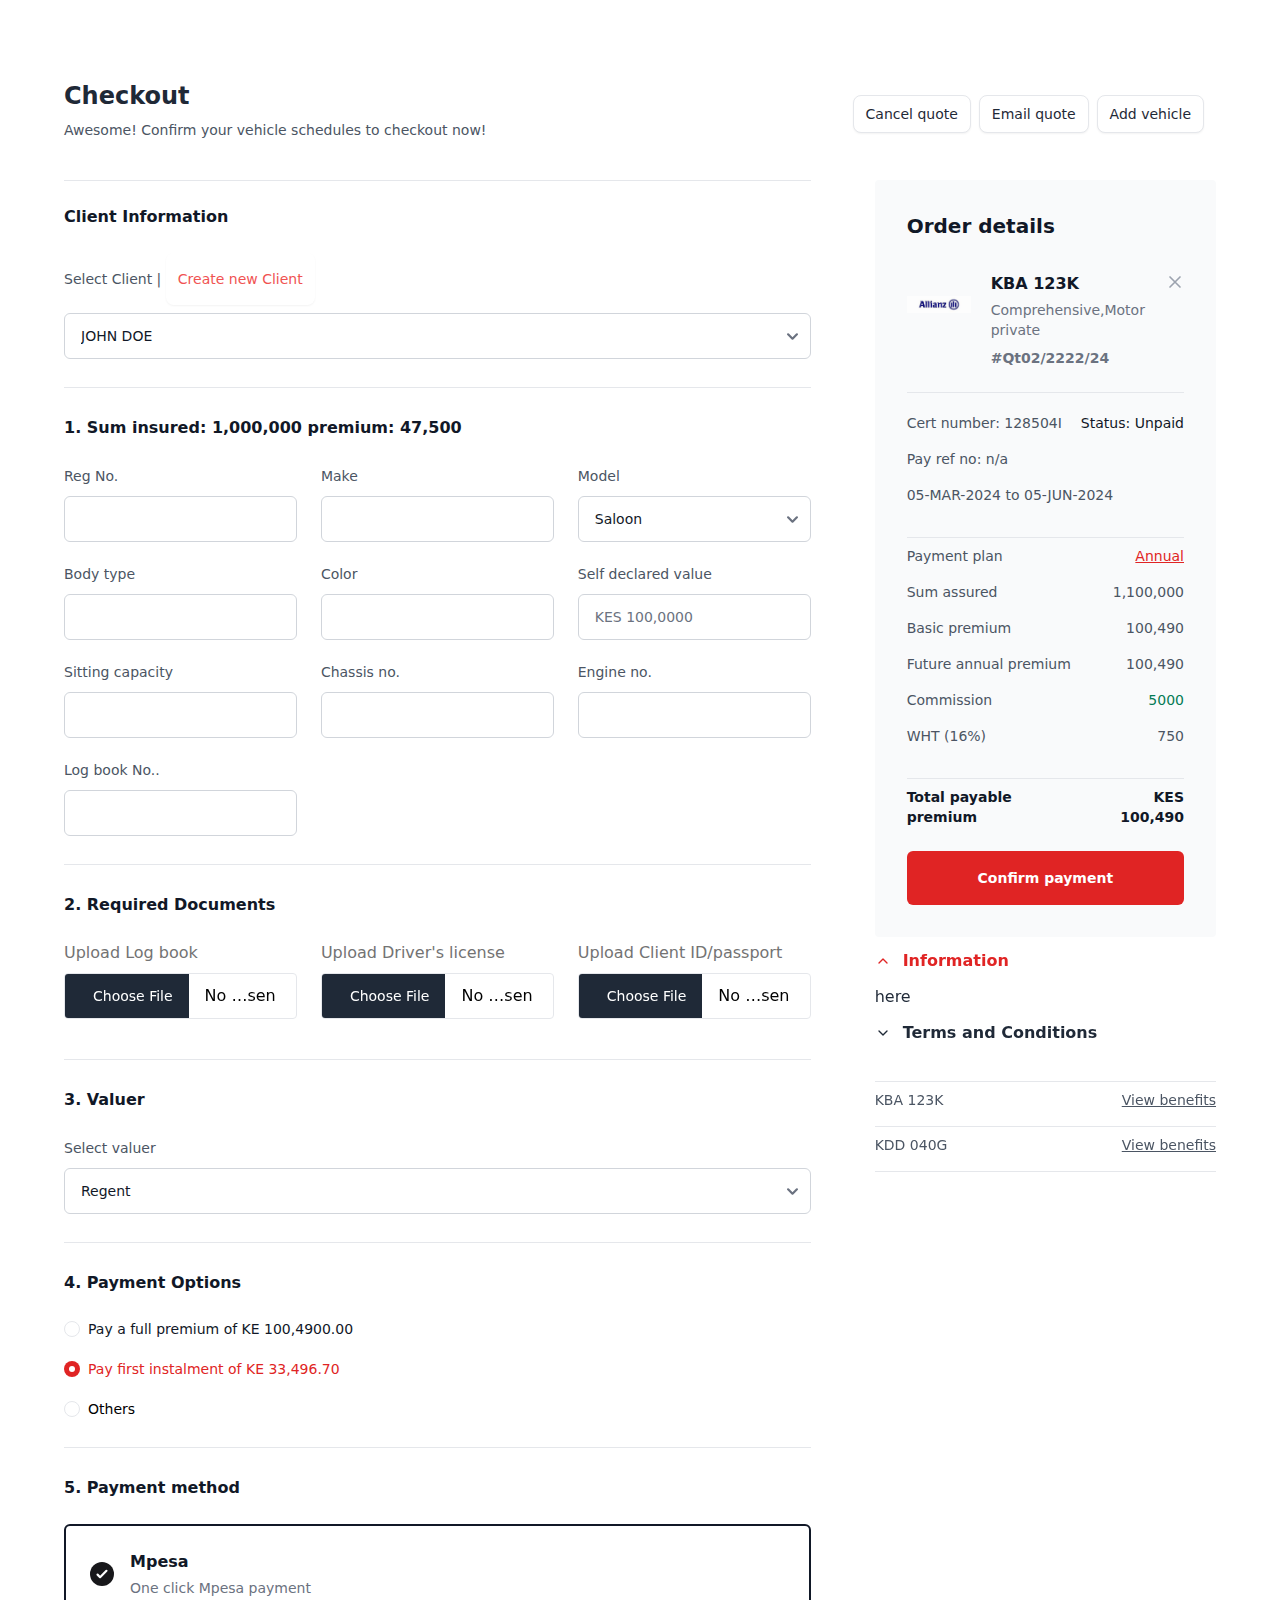
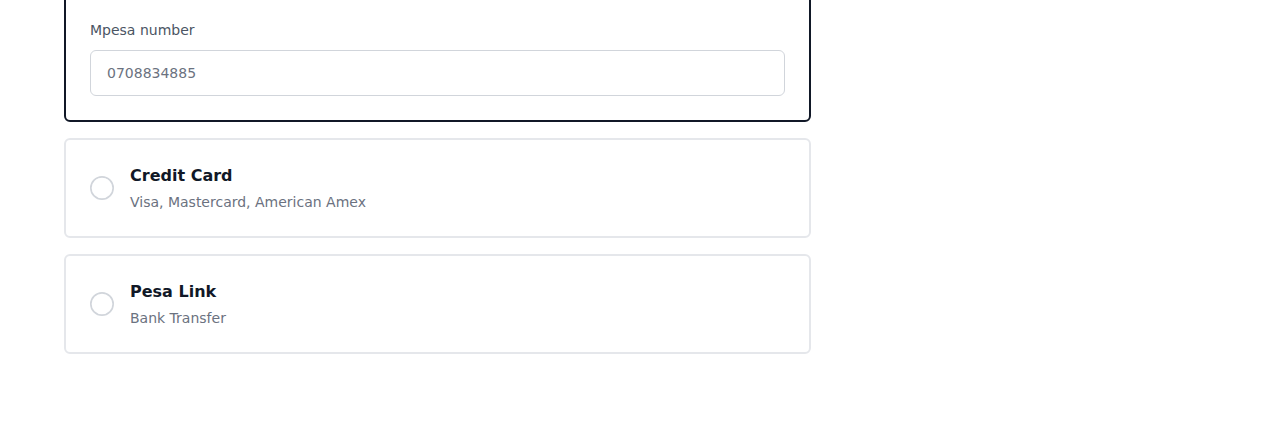
<file: details.html>
<!DOCTYPE html>
<html lang="en">

<head>
    <meta charset="UTF-8">
    <meta name="viewport" content="width=device-width, initial-scale=1.0">
    <title>Agencify-Quote details</title>
    <link rel="stylesheet" href="output.css">
    <link rel="stylesheet" href="style.css">

</head>

<body class="bg-gray-50 dark:bg-slate-900">
    <section class="py-12 bg-white sm:py-16 lg:py-20">
        <div class="px-4 mx-auto sm:px-6 lg:px-8 max-w-7xl">
            <div class="max-w-6xl mx-auto">

                <!-- Header -->
                <div class="px-0 py-0 grid gap-3 md:flex md:justify-between md:items-center">
                    <div>
                        <h2 class="text-2xl font-semibold text-gray-800 dark:text-gray-200">
                            Checkout
                        </h2>
                        <p class="text-sm py-2 text-gray-600 dark:text-gray-400">
                            Awesome! Confirm your vehicle schedules to checkout now!
                        </p>
                    </div>

                    <div class="flex py-2 px-3 gap-x-2">
                        <div class="inline-flex gap-x-2">
                            <a class="py-2 px-3 inline-flex items-center gap-x-2 text-sm font-medium rounded-lg border border-gray-200 bg-white text-gray-800 shadow-sm hover:bg-gray-50 disabled:opacity-50 disabled:pointer-events-none dark:bg-slate-900 dark:border-gray-700 dark:text-white dark:hover:bg-gray-800 dark:focus:outline-none dark:focus:ring-1 dark:focus:ring-gray-600"
                                href="#">
                                Cancel quote
                            
                            <a class="py-2 px-3 inline-flex items-center gap-x-2 text-sm font-medium rounded-lg border border-gray-200 bg-white text-gray-800 shadow-sm hover:bg-gray-50 disabled:opacity-50 disabled:pointer-events-none dark:bg-slate-900 dark:border-gray-700 dark:text-white dark:hover:bg-gray-800 dark:focus:outline-none dark:focus:ring-1 dark:focus:ring-gray-600"
                                href="#">
                                Email quote
                            </a>
                            <a class="py-2 px-3 inline-flex items-center gap-x-2 text-sm font-medium rounded-lg border border-gray-200 bg-white text-gray-800 shadow-sm hover:bg-gray-50 disabled:opacity-50 disabled:pointer-events-none dark:bg-slate-900 dark:border-gray-700 dark:text-white dark:hover:bg-gray-800 dark:focus:outline-none dark:focus:ring-1 dark:focus:ring-gray-600"
                                href="#">
                                Add vehicle
                            </a>

                        </div>
                    </div>
                </div>
                <!-- End Header -->
                <div class="grid grid-cols-1 mt-8 lg:grid-cols-5 lg:items-start xl:grid-cols-6 gap-y-10 lg:gap-x-12 xl:gap-x-16">
                    <div class="lg:sticky lg:order-2 lg:top-6 lg:col-span-2">
                        <div class="overflow-hidden rounded bg-gray-50">
                            <div class="px-4 py-6 sm:p-6 lg:p-8">
                                <h3 class="text-xl font-bold text-gray-900">Order details</h3>

                                <div class="flow-root mt-8">
                                    <ul class="divide-y divide-gray-200 -my-7">
                                        <li class="flex items-stretch justify-between space-x-5 py-7">
                                            <div class="flex-shrink-0">
                                                <img class=" object-contain w-16 h-16 rounded-lg" src="allianz logo 5.png" alt="" />
                                            </div>

                                            <div class="flex flex-col justify-between flex-1 ml-5">
                                                <div class="flex-1">
                                                    <p class="text-base font-bold text-gray-900">KBA 123K</p>
                                                    <p class="mt-1 text-sm font-medium text-gray-500">
                                                        Comprehensive,Motor private</p>
                                                </div>
                                                <p class="mt-2 text-sm font-bold text-gray-500">#Qt02/2222/24</p>
                                            </div>

                                            <div class="ml-auto">
                                                <button type="button" class="inline-flex p-2 -m-2 text-gray-400 transition-all duration-200 rounded focus:outline-none focus:ring-2 focus:ring-offset-2 focus:ring-gray-900 hover:text-gray-900">
                                                    <svg class="w-5 h-5" xmlns="http://www.w3.org/2000/svg" fill="none"
                                                        viewBox="0 0 24 24" stroke="currentColor">
                                                        <path stroke-linecap="round" stroke-linejoin="round"
                                                            stroke-width="2" d="M6 18L18 6M6 6l12 12" />
                                                    </svg>
                                                </button>
                                            </div>
                                        </li>


                                    </ul>
                                </div>

                                <hr class="mt-6 border-gray-200" />

                                <div class="flow-root mt-5">
                                    <div class="-my-2 0">
                                        <div class="flex items-center justify-between py-2">
                                            <p class="text-sm font-medium text-gray-600">Cert number: 128504I</p>
                                            <p class="text-sm font-medium text-right text-gray-900">Status: Unpaid</p>
                                        </div>
                                        <div class="flex items-center justify-between py-2">
                                            <p class="text-sm font-medium text-gray-600">Pay ref no: n/a</p>

                                        </div>
                                        <div class="flex items-center justify-between py-2">
                                            <p class="text-sm font-medium text-gray-600">05-MAR-2024 to 05-JUN-2024</p>
                                        </div>
                                        <hr class="mt-6 border-gray-200" />
                                        <div class="flex items-center justify-between py-2">
                                            <p class="text-sm font-medium text-gray-600">Payment plan</p>
                                            <a href="">
                                                <p class="text-sm font-medium text-right underline text-red-600">Annual
                                                </p>
                                            </a>
                                        </div>
                                        <div class="flex items-center justify-between py-2">
                                            <p class="text-sm font-medium text-gray-600">Sum assured</p>
                                            <p class="text-sm font-medium text-right text-gray-600">1,100,000</p>
                                        </div>
                                        <div class="flex items-center justify-between py-2">
                                            <p class="text-sm font-medium text-gray-600">Basic premium</p>
                                            <p class="text-sm font-medium text-right text-gray-600">100,490</p>
                                        </div>
                                        <div class="flex items-center justify-between py-2">
                                            <p class="text-sm font-medium text-gray-600">Future annual premium</p>
                                            <p class="text-sm font-medium text-right text-gray-600">100,490</p>
                                        </div>

                                        <div class="flex items-center justify-between py-2">
                                            <p class="text-sm font-medium text-gray-600">Commission</p>
                                            <p class="text-sm font-medium text-right text-green-600">5000</p>
                                        </div>
                                        <div class="flex items-center justify-between py-2">
                                            <p class="text-sm font-medium text-gray-600">WHT (16%)</p>
                                            <p class="text-sm font-medium text-right text-gray-600">750</p>
                                        </div>
                                        <hr class="mt-6 border-gray-200" />
                                        <div class="flex items-center justify-between py-2">
                                            <p class="text-sm font-bold text-gray-900">Total payable premium</p>
                                            <p class="text-sm font-bold text-right text-gray-900">KES 100,490</p>
                                        </div>
                                    </div>
                                </div>

                                <div class="mt-6">
                                    <button type="button" class="inline-flex items-center justify-center w-full px-6 py-4 text-sm font-bold text-white transition-all duration-200 bg-red-600 border border-transparent rounded-md focus:outline-none focus:ring-2 focus:ring-offset-2 focus:ring-gray-900 hover:bg-gray-700">
                                        Confirm payment
                                    </button>
                                </div>
                            </div>
                        </div>
                        <!-- accord -->
                        <div class="hs-accordion-group">
                            <div class="hs-accordion active" id="hs-basic-with-arrow-heading-one">
                                <button class="hs-accordion-toggle hs-accordion-active:text-red-600 py-3 inline-flex items-center gap-x-3 w-full font-semibold text-start text-gray-800 hover:text-gray-500 rounded-lg disabled:opacity-50 disabled:pointer-events-none dark:hs-accordion-active:text-red-500 dark:text-gray-200 dark:hover:text-gray-400 dark:focus:outline-none dark:focus:text-gray-400"
                                    aria-controls="hs-basic-with-arrow-collapse-one">
                                    <svg class="hs-accordion-active:hidden block size-4"
                                        xmlns="http://www.w3.org/2000/svg" width="24" height="24" viewBox="0 0 24 24"
                                        fill="none" stroke="currentColor" stroke-width="2" stroke-linecap="round"
                                        stroke-linejoin="round">
                                        <path d="m6 9 6 6 6-6"></path>
                                    </svg>
                                    <svg class="hs-accordion-active:block hidden size-4"
                                        xmlns="http://www.w3.org/2000/svg" width="24" height="24" viewBox="0 0 24 24"
                                        fill="none" stroke="currentColor" stroke-width="2" stroke-linecap="round"
                                        stroke-linejoin="round">
                                        <path d="m18 15-6-6-6 6"></path>
                                    </svg>
                                    Information
                                </button>
                                <div id="hs-basic-with-arrow-collapse-one" class="hs-accordion-content w-full overflow-hidden transition-[height] duration-300" aria-labelledby="hs-basic-with-arrow-heading-one">
                                    <p class="text-gray-800 dark:text-gray-200">
                                        here
                                    </p>
                                </div>
                            </div>



                            <div class="hs-accordion" id="hs-basic-with-arrow-heading-three">
                                <button class="hs-accordion-toggle hs-accordion-active:text-red-600 py-3 inline-flex items-center gap-x-3 w-full font-semibold text-start text-gray-800 hover:text-gray-500 rounded-lg disabled:opacity-50 disabled:pointer-events-none dark:hs-accordion-active:text-red-500 dark:text-gray-200 dark:hover:text-gray-400 dark:focus:outline-none dark:focus:text-gray-400"
                                    aria-controls="hs-basic-with-arrow-collapse-three">
                                    <svg class="hs-accordion-active:hidden block size-4"
                                        xmlns="http://www.w3.org/2000/svg" width="24" height="24" viewBox="0 0 24 24"
                                        fill="none" stroke="currentColor" stroke-width="2" stroke-linecap="round"
                                        stroke-linejoin="round">
                                        <path d="m6 9 6 6 6-6"></path>
                                    </svg>
                                    <svg class="hs-accordion-active:block hidden size-4"
                                        xmlns="http://www.w3.org/2000/svg" width="24" height="24" viewBox="0 0 24 24"
                                        fill="none" stroke="currentColor" stroke-width="2" stroke-linecap="round"
                                        stroke-linejoin="round">
                                        <path d="m18 15-6-6-6 6"></path>
                                    </svg>
                                    Terms and Conditions
                                </button>
                                <div id="hs-basic-with-arrow-collapse-three" class="hs-accordion-content hidden w-full overflow-hidden transition-[height] duration-300" aria-labelledby="hs-basic-with-arrow-heading-three">
                                    <span>
                                        <p class="text-gray-900 dark:text-gray-200">
                                            Basic Excess:
                                        </p>
                                    </span>
                                    <p class="text-gray-500">5% of claim, minimum Ksh.5000</p>
                                </div>
                            </div>
                        </div>
                        <!-- accord -->
                        <hr class="mt-6 border-gray-200" />
                        <div class="flex items-center justify-between py-2">
                            <p class="text-sm font-medium text-gray-600">KBA 123K</p>
                            <a href="">
                                <p class="text-sm font-medium text-right underline text-gray-600">View benefits</p>
                            </a>
                        </div>
                        <hr class="mt-2 border-gray-200" />
                        <div class="flex items-center justify-between py-2">
                            <p class="text-sm font-medium text-gray-600">KDD 040G</p>
                            <a href="">
                                <p class="text-sm font-medium text-right underline text-gray-600">View benefits</p>
                            </a>
                        </div>
                        <hr class="mt-2 border-gray-200" />

                    </div>

                    <div class="pt-6 border-t border-gray-200 lg:order-1 lg:col-span-3 xl:col-span-4">
                        <div class="flow-root">
                            <div class="divide-y divide-gray-200 -my-7">
                                <div class="py-7">
                                    <h2 class="text-base font-bold text-gray-900">Client Information</h2>

                                    <div class="mt-6">
                                        <label for="" class="text-sm font-medium text-gray-600"> Select Client |
                                        </label>
                                        <a class="py-4 border-red-600 px-3 inline-flex items-center gap-x-2 text-sm font-medium text-red-500 rounded-lg shadow-sm hover:bg-gray-50 disabled:opacity-50 disabled:pointer-events-none dark:bg-slate-900 dark:border-gray-700 dark:text-white dark:hover:bg-gray-800 dark:focus:outline-none dark:focus:ring-1 dark:focus:ring-gray-600"
                                            href="#">
                                            Create new Client
                                        </a>
                                        <div class="mt-2">
                                            <select id="" name="" class="block w-full py-3 pl-4 pr-10 text-sm font-normal text-gray-900 placeholder-gray-500 bg-white border border-gray-300 rounded-md caret-gray-900 focus:ring-gray-900 focus:border-gray-900">
                                                <option value="">JOHN DOE</option>
                                            </select>
                                        </div>
                                    </div>
                                </div>

                                <div class="py-7">
                                    <h2 class="text-base font-bold text-gray-900">1. Sum insured: 1,000,000 premium: 47,500
                                    </h2>

                                    <div class="grid grid-cols-1 mt-6 sm:grid-cols-3 gap-y-5 gap-x-6">
                                        <div>
                                            <label for="" class="text-sm font-medium text-gray-600"> Reg No. </label>
                                            <div class="mt-2">
                                                <input type="text" id="" name="" placeholder="" class="block w-full px-4 py-3 text-sm font-normal text-gray-900 placeholder-gray-500 bg-white border border-gray-300 rounded-md caret-gray-900 focus:ring-gray-900 focus:border-gray-900" />
                                            </div>
                                        </div>

                                        <div>
                                            <label for="" class="text-sm font-medium text-gray-600"> Make </label>
                                            <div class="mt-2">
                                                <input type="text" id="" name="" placeholder="" class="block w-full px-4 py-3 text-sm font-normal text-gray-900 placeholder-gray-500 bg-white border border-gray-300 rounded-md caret-gray-900 focus:ring-gray-900 focus:border-gray-900" />
                                            </div>
                                        </div>


                                        <div>
                                            <label for="" class="text-sm font-medium text-gray-600"> Model </label>
                                            <div class="mt-2">
                                                <select id="" name="" class="block w-full py-3 pl-4 pr-10 text-sm font-normal text-gray-900 placeholder-gray-500 bg-white border border-gray-300 rounded-md caret-gray-900 focus:ring-gray-900 focus:border-gray-900">
                                                    <option value="">Saloon</option>
                                                </select>
                                            </div>
                                        </div>

                                        <div>
                                            <label for="" class="text-sm font-medium text-gray-600"> Body type </label>
                                            <div class="mt-2">
                                                <input type="text" id="" name="" placeholder="" class="block w-full px-4 py-3 text-sm font-normal text-gray-900 placeholder-gray-500 bg-white border border-gray-300 rounded-md caret-gray-900 focus:ring-gray-900 focus:border-gray-900" />
                                            </div>
                                        </div>


                                        <div>
                                            <label for="" class="text-sm font-medium text-gray-600"> Color </label>
                                            <div class="mt-2">
                                                <input type="text" id="" name="" placeholder="" class="block w-full px-4 py-3 text-sm font-normal text-gray-900 placeholder-gray-500 bg-white border border-gray-300 rounded-md caret-gray-900 focus:ring-gray-900 focus:border-gray-900" />
                                            </div>
                                        </div>

                                        <div>
                                            <label for="" class="text-sm font-medium text-gray-600"> Self declared
                                                value</label>
                                            <div class="mt-2">
                                                <input type="text" id="" name="" placeholder="KES 100,0000" class="block w-full px-4 py-3 text-sm font-normal text-gray-900 placeholder-gray-500 bg-white border border-gray-300 rounded-md caret-gray-900 focus:ring-gray-900 focus:border-gray-900" />
                                            </div>
                                        </div>
                                        <div>
                                            <label for="" class="text-sm font-medium text-gray-600"> Sitting
                                                capacity</label>
                                            <div class="mt-2">
                                                <input type="text" id="" name="" placeholder="" class="block w-full px-4 py-3 text-sm font-normal text-gray-900 placeholder-gray-500 bg-white border border-gray-300 rounded-md caret-gray-900 focus:ring-gray-900 focus:border-gray-900" />
                                            </div>
                                        </div>
                                        <div>
                                            <label for="" class="text-sm font-medium text-gray-600"> Chassis no.</label>
                                            <div class="mt-2">
                                                <input type="text" id="" name="" placeholder="" class="block w-full px-4 py-3 text-sm font-normal text-gray-900 placeholder-gray-500 bg-white border border-gray-300 rounded-md caret-gray-900 focus:ring-gray-900 focus:border-gray-900" />
                                            </div>
                                        </div>
                                        <div>
                                            <label for="" class="text-sm font-medium text-gray-600"> Engine no.</label>
                                            <div class="mt-2">
                                                <input type="text" id="" name="" placeholder="" class="block w-full px-4 py-3 text-sm font-normal text-gray-900 placeholder-gray-500 bg-white border border-gray-300 rounded-md caret-gray-900 focus:ring-gray-900 focus:border-gray-900" />
                                            </div>
                                        </div>
                                        <div>
                                            <label for="" class="text-sm font-medium text-gray-600"> Log book
                                                No..</label>
                                            <div class="mt-2">
                                                <input type="text" id="" name="" placeholder="" class="block w-full px-4 py-3 text-sm font-normal text-gray-900 placeholder-gray-500 bg-white border border-gray-300 rounded-md caret-gray-900 focus:ring-gray-900 focus:border-gray-900" />
                                            </div>
                                        </div>
                                    </div>
                                </div>
                                <div class="py-7">
                                    <h2 class="text-base font-bold text-gray-900">2. Required Documents</h2>

                                    <div class="grid grid-cols-1 mt-6 sm:grid-cols-3 gap-y-5 gap-x-6">
                                        <div class="mb-3">
                                            <label for="formFile" class="mb-2 inline-block text-neutral-500 dark:text-neutral-400">Upload
                                                Log book</label>
                                            <input class="relative m-0 block w-full min-w-0 flex-auto cursor-pointer rounded border border-solid border-secondary-500 bg-transparent bg-clip-padding px-3 py-[0.32rem] text-base font-normal text-surface transition duration-300 ease-in-out file:-mx-3 file:-my-[0.32rem] file:me-3 file:cursor-pointer file:overflow-hidden file:rounded-none file:border-0 file:border-e file:border-solid file:border-inherit file:bg-transparent file:px-3  file:py-[0.32rem] file:text-surface focus:border-primary focus:text-gray-700 focus:shadow-inset focus:outline-none dark:border-white/70 dark:text-white  file:dark:text-white"
                                                type="file" id="formFile" />
                                        </div>

                                        <div class="mb-3">
                                            <label for="formFile" class="mb-2 inline-block text-neutral-500 dark:text-neutral-400">Upload
                                                Driver's license</label>
                                            <input class="relative m-0 block w-full min-w-0 flex-auto cursor-pointer rounded border border-solid border-secondary-500 bg-transparent bg-clip-padding px-3 py-[0.32rem] text-base font-normal text-surface transition duration-300 ease-in-out file:-mx-3 file:-my-[0.32rem] file:me-3 file:cursor-pointer file:overflow-hidden file:rounded-none file:border-0 file:border-e file:border-solid file:border-inherit file:bg-transparent file:px-3  file:py-[0.32rem] file:text-surface focus:border-primary focus:text-gray-700 focus:shadow-inset focus:outline-none dark:border-white/70 dark:text-white  file:dark:text-white"
                                                type="file" id="formFile" />
                                        </div>


                                        <div class="mb-3">
                                            <label for="formFile" class="mb-2 inline-block text-neutral-500 dark:text-neutral-400">Upload
                                                Client ID/passport</label>
                                            <input class="relative m-0 block w-full min-w-0 flex-auto cursor-pointer rounded border border-solid border-secondary-500 bg-transparent bg-clip-padding px-3 py-[0.32rem] text-base font-normal text-surface transition duration-300 ease-in-out file:-mx-3 file:-my-[0.32rem] file:me-3 file:cursor-pointer file:overflow-hidden file:rounded-none file:border-0 file:border-e file:border-solid file:border-inherit file:bg-transparent file:px-3  file:py-[0.32rem] file:text-surface focus:border-primary focus:text-gray-700 focus:shadow-inset focus:outline-none dark:border-white/70 dark:text-white  file:dark:text-white"
                                                type="file" id="formFile" />
                                        </div>

                                    </div>
                                </div>
                                <div class="py-7">
                                    <h2 class="text-base font-bold text-gray-900">3. Valuer</h2>

                                    <div class="grid grid-cols-1 mt-6 sm:grid-cols gap-y-5 gap-x-6">
                                        <div>
                                            <label for="" class="text-sm font-medium text-gray-600"> Select valuer
                                            </label>
                                            <div class="mt-2">
                                                <select id="" name="" class="block w-full py-3 pl-4 pr-10 text-sm font-normal text-gray-900 placeholder-gray-500 bg-white border border-gray-300 rounded-md caret-gray-900 focus:ring-gray-900 focus:border-gray-900">
                                                    <option value="">Regent</option>
                                                </select>
                                            </div>
                                        </div>


                                    </div>
                                </div>
                                <div class="py-7">
                                    <h2 class="text-base font-bold text-gray-900">4. Payment Options</h2>

                                    <div class="grid grid-cols-1 mt-6 sm:grid-cols gap-y-5 gap-x-6">
                                        <div class="flex">
                                            <input type="radio" name="hs-default-radio" class="shrink-0 mt-0.5 border-gray-200 rounded-full text-red-600 focus:ring-red-500 disabled:opacity-50 disabled:pointer-events-none dark:bg-gray-800 dark:border-gray-700 dark:checked:bg-red-500 dark:checked:border-red-500 dark:focus:ring-offset-gray-800"
                                                id="hs-default-radio">
                                            <label for="hs-default-radio" class="text-sm text-gray-900 ms-2 dark:text-gray-400">Pay a full premium
                                                of KE 100,4900.00</label>
                                        </div>

                                        <div class="flex">
                                            <input type="radio" name="hs-default-radio" class="shrink-0 mt-0.5 border-gray-200  rounded-full text-red-600 focus:ring-red-500 disabled:opacity-50 disabled:pointer-events-none dark:bg-gray-800 dark:border-gray-700 dark:checked:bg-red-500 dark:checked:border-red-500 dark:focus:ring-offset-gray-800"
                                                id="hs-checked-radio" checked="">
                                            <label for="hs-checked-radio" class="text-sm text-red-600 ms-2 dark:text-gray-400">Pay first
                                                instalment of KE 33,496.70</label>
                                        </div>
                                        <div class="flex">
                                            <input type="radio" name="hs-default-radio" class="shrink-0 mt-0.5 border-gray-200 rounded-full text-red-600 focus:ring-red-500 disabled:opacity-50 disabled:pointer-events-none dark:bg-gray-800 dark:border-gray-700 dark:checked:bg-red-500 dark:checked:border-red-500 dark:focus:ring-offset-gray-800"
                                                id="hs-default-radio">
                                            <label for="hs-default-radio" class="text-sm text-gray-00 ms-2 dark:text-gray-400">Others</label>
                                        </div>


                                    </div>
                                </div>
                                <div class="py-7">
                                    <h2 class="text-base font-bold text-gray-900">5. Payment method</h2>

                                    <div class="mt-6 space-y-4">
                                        <div class="bg-white border-2 border-gray-900 rounded-md">
                                            <div class="px-4 py-5 sm:p-6">
                                                <div class="flex items-center">
                                                    <div>
                                                        <span class="hidden">
                                                            <svg class="w-6 h-6 text-gray-300" viewBox="0 0 22 22"
                                                                fill="none" stroke="currentColor"
                                                                xmlns="http://www.w3.org/2000/svg">
                                                                <circle cx="11" cy="11" r="10.25" stroke-width="1.5" />
                                                            </svg>
                                                        </span>

                                                        <span>
                                                            <svg class="w-6 h-6" viewBox="0 0 22 22" fill="none"
                                                                xmlns="http://www.w3.org/2000/svg">
                                                                <circle cx="11" cy="11" r="11" fill="#18181B" />
                                                                <path
                                                                    d="M6.91699 11.5833L9.25033 13.9166L15.0837 8.08331"
                                                                    stroke="white" stroke-width="2"
                                                                    stroke-linecap="round" stroke-linejoin="round" />
                                                            </svg>
                                                        </span>
                                                    </div>

                                                    <div class="ml-4">
                                                        <p class="text-base font-bold text-gray-900">Mpesa</p>
                                                        <p class="mt-1 text-sm font-medium text-gray-500">One click Mpesa payment </p>
                                                    </div>
                                                </div>

                                                <div class="grid grid-cols-2 mt-5 sm:grid-cols-4 gap-x-6 gap-y-5">
                                                    <div class="col-span-2 sm:col-span-4">
                                                        <label for="" class="text-sm font-medium text-gray-600"> Mpesa
                                                            number </label>
                                                        <div class="mt-2">
                                                            <input type="text" name="" id="" placeholder="0708834885" class="block w-full px-4 py-3 text-sm font-normal text-gray-900 placeholder-gray-500 bg-white border border-gray-300 rounded-md caret-gray-900 focus:ring-gray-900 focus:border-gray-900" />
                                                        </div>
                                                    </div>

                                                </div>
                                            </div>
                                        </div>

                                        <div class="bg-white border-2 border-gray-200 rounded-md">
                                            <div class="px-4 py-5 sm:p-6">
                                                <div class="flex items-center">
                                                    <div>
                                                        <span>
                                                            <svg class="w-6 h-6 text-gray-300" viewBox="0 0 22 22"
                                                                fill="none" stroke="currentColor"
                                                                xmlns="http://www.w3.org/2000/svg">
                                                                <circle cx="11" cy="11" r="10.25" stroke-width="1.5" />
                                                            </svg>
                                                        </span>

                                                        <span class="hidden">
                                                            <svg class="w-6 h-6" viewBox="0 0 22 22" fill="none"
                                                                xmlns="http://www.w3.org/2000/svg">
                                                                <circle cx="11" cy="11" r="11" fill="#18181B" />
                                                                <path
                                                                    d="M6.91699 11.5833L9.25033 13.9166L15.0837 8.08331"
                                                                    stroke="white" stroke-width="2"
                                                                    stroke-linecap="round" stroke-linejoin="round" />
                                                            </svg>
                                                        </span>
                                                    </div>

                                                    <div class="ml-4">
                                                        <p class="text-base font-bold text-gray-900">Credit Card</p>
                                                        <p class="mt-1 text-sm font-medium text-gray-500">Visa, Mastercard, American Amex</p>
                                                    </div>
                                                </div>
                                            </div>
                                        </div>

                                        <div class="bg-white border-2 border-gray-200 rounded-md">
                                            <div class="px-4 py-5 sm:p-6">
                                                <div class="flex items-center">
                                                    <div>
                                                        <span>
                                                            <svg class="w-6 h-6 text-gray-300" viewBox="0 0 22 22"
                                                                fill="none" stroke="currentColor"
                                                                xmlns="http://www.w3.org/2000/svg">
                                                                <circle cx="11" cy="11" r="10.25" stroke-width="1.5" />
                                                            </svg>
                                                        </span>

                                                        <span class="hidden">
                                                            <svg class="w-6 h-6" viewBox="0 0 22 22" fill="none"
                                                                xmlns="http://www.w3.org/2000/svg">
                                                                <circle cx="11" cy="11" r="11" fill="#18181B" />
                                                                <path
                                                                    d="M6.91699 11.5833L9.25033 13.9166L15.0837 8.08331"
                                                                    stroke="white" stroke-width="2"
                                                                    stroke-linecap="round" stroke-linejoin="round" />
                                                            </svg>
                                                        </span>
                                                    </div>

                                                    <div class="ml-4">
                                                        <p class="text-base font-bold text-gray-900">Pesa Link</p>
                                                        <p class="mt-1 text-sm font-medium text-gray-500">Bank Transfer
                                                        </p>
                                                    </div>
                                                </div>
                                            </div>
                                        </div>
                                    </div>
                                </div>
                            </div>
                        </div>
                    </div>
                </div>
            </div>
        </div>
    </section>


    <!-- ========== END MAIN CONTENT ========== -->

    <script src="preline.js"></script>
    <script src="flowbite.js"></script>
</body>

</html>
</file>
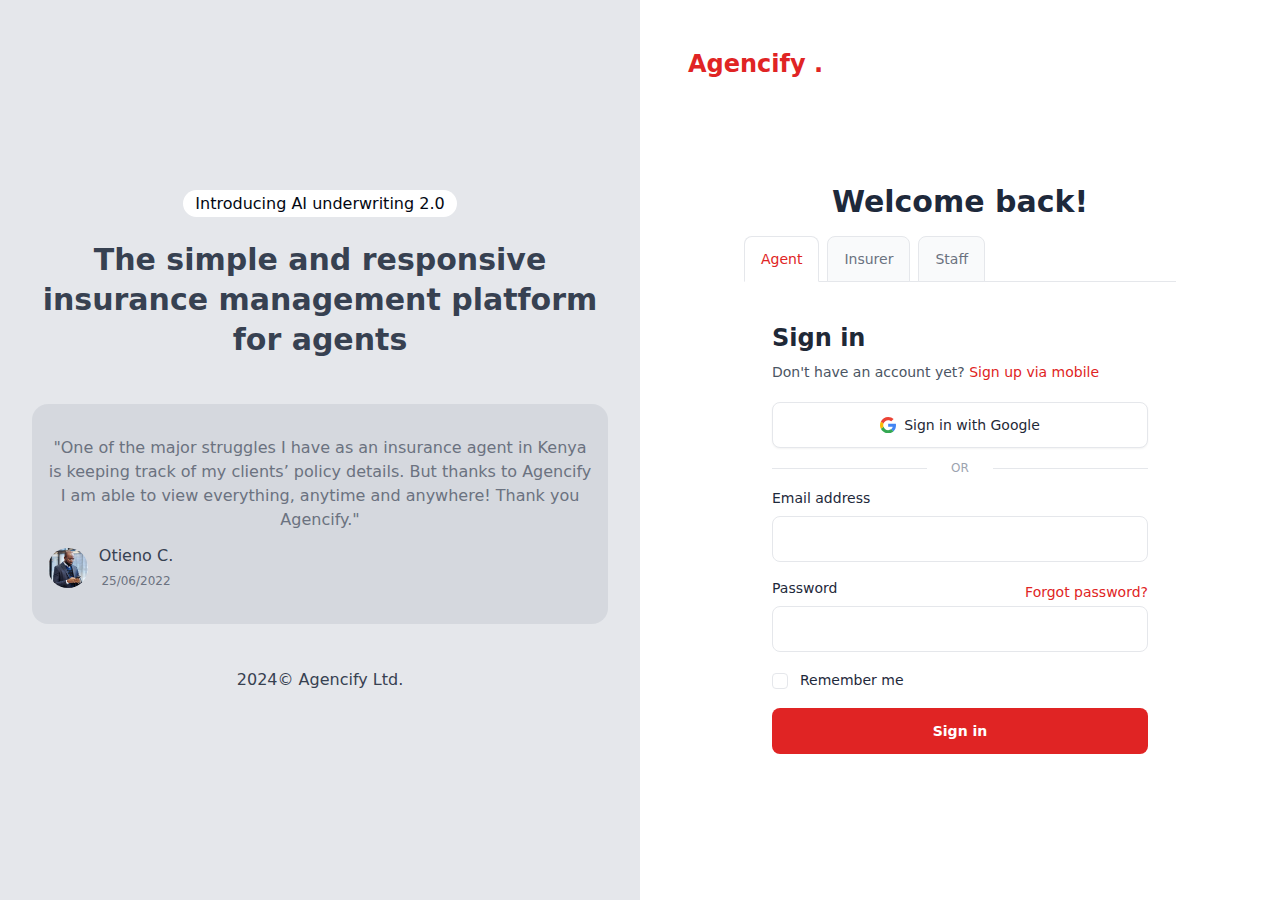
<file: logon_ag.html>
<!DOCTYPE html>
<html lang="en">

<head>
    <meta charset="UTF-8">
    <meta name="viewport" content="width=device-width, initial-scale=1.0">
    <title>Agencify-Reset Password</title>
    <link rel="stylesheet" href="output.css">
    <link rel="stylesheet" href="style.css">


</head>

<body class="bg-white-50 dark:bg-slate-900">

    <div class="flex w-screen flex-wrap text-slate-800">
        <div class="relative hidden h-screen select-none flex-col justify-center bg-gray-200 text-center md:flex md:w-1/2">
            <div class="mx-auto py-16 px-8 text-gray-700 xl:w-[40rem]">
                <span class="rounded-full bg-white px-3 py-1 font-medium text-gray-950">Introducing AI underwriting 2.0</span>
                <p class="my-6 text-3xl font-semibold leading-10">The simple and responsive insurance management platform for agents </p>

                <div class="bg-gray-300/80 rounded-2xl px-4 py-8 mb-11 mt-11">
                    <p class="mb-3 text-gray-500">"One of the major struggles I have as an insurance agent in Kenya is keeping track of my clients’ policy details. But thanks to Agencify I am able to view everything, anytime and anywhere! Thank you Agencify."</p>
                    <div class="">
                        <div class="flex items-center">
                            <img class="h-10 w-10 rounded-full object-cover" src="agent.jpeg" alt="Simon Lewis" />
                            <p class="ml-0 w-24">
                                <strong class="block font-medium">Otieno C.</strong>
                                <span class="text-xs text-gray-500">25/06/2022</span>
                            </p>
                        </div>
                    </div>
                </div>

                <a href="#" class=" py-10 font-semibold tracking-wide text-white underline underline-offset-4"></a>
                <p class="mb-4">2024© Agencify Ltd.</p>
            </div>
            <!-- <img class="mx-auto w-11/12 max-w-lg rounded-lg object-cover" src="/images/SoOmmtD2P6rjV76JvJTc6.png" /> -->
        </div>
        <div class="flex w-full flex-col md:w-1/2">
            <div class="flex justify-center pt-12 md:justify-start md:pl-12">
                <a href="#" class="text-2xl font-bold text-red-600"> Agencify . </a>
            </div>

            <!-- Right: Login Form -->
            <div class="mt-24 w-full max-w-md mx-auto p-2">
                <div class="text-center pb-4">
                    <a class="flex-none text-3xl font-semibold dark:text-white dark:focus:outline-none dark:focus:ring-1 dark:focus:ring-gray-600" href="#" aria-label="Brand">Welcome back!</a>
                </div>
                <div class="border-b border-gray-200 dark:border-gray-700">
                    <nav class="flex space-x-2" aria-label="Tabs" role="tablist">
                        <button type="button" class="hs-tab-active:bg-white hs-tab-active:border-b-transparent hs-tab-active:text-red-600 dark:hs-tab-active:bg-gray-800 dark:hs-tab-active:border-b-gray-800 dark:hs-tab-active:text-white -mb-px py-3 px-4 inline-flex items-center gap-x-2 bg-gray-50 text-sm font-medium text-center border text-gray-500 rounded-t-lg hover:text-gray-700 disabled:opacity-50 disabled:pointer-events-none dark:bg-gray-700 dark:border-gray-700 dark:text-gray-400 dark:focus:outline-none dark:focus:ring-1 dark:focus:ring-gray-600 active"
                            id="card-type-tab-item-1" data-hs-tab="#card-type-tab-preview" aria-controls="card-type-tab-preview" role="tab">
            Agent
          </button>
                        <button type="button" class="hs-tab-active:bg-white hs-tab-active:border-b-transparent hs-tab-active:text-red-600 dark:hs-tab-active:bg-gray-800 dark:hs-tab-active:border-b-gray-800 dark:hs-tab-active:text-white -mb-px py-3 px-4 inline-flex items-center gap-x-2 bg-gray-50 text-sm font-medium text-center border text-gray-500 rounded-t-lg hover:text-gray-700 disabled:opacity-50 disabled:pointer-events-none dark:bg-gray-700 dark:border-gray-700 dark:text-gray-400 dark:focus:outline-none dark:focus:ring-1 dark:focus:ring-gray-600"
                            id="card-type-tab-item-2" data-hs-tab="#card-type-tab-2" aria-controls="card-type-tab-2" role="tab">
            Insurer
          </button>
                        <button type="button" class="hs-tab-active:bg-white hs-tab-active:border-b-transparent hs-tab-active:text-red-600 dark:hs-tab-active:bg-gray-800 dark:hs-tab-active:border-b-gray-800 dark:hs-tab-active:text-white -mb-px py-3 px-4 inline-flex items-center gap-x-2 bg-gray-50 text-sm font-medium text-center border text-gray-500 rounded-t-lg hover:text-gray-700 disabled:opacity-50 disabled:pointer-events-none dark:bg-gray-700 dark:border-gray-700 dark:text-gray-400 dark:focus:outline-none dark:focus:ring-1 dark:focus:ring-gray-600"
                            id="card-type-tab-item-3" data-hs-tab="#card-type-tab-3" aria-controls="card-type-tab-3" role="tab">
            Staff
          </button>
                    </nav>
                </div>

                <div class="mt-3">
                    <div id="card-type-tab-preview" role="tabpanel" aria-labelledby="card-type-tab-item-1">
                        <div class="p-4 sm:p-7">
                            <div class="c">
                                <h1 class="block text-2xl font-bold text-gray-800 dark:text-white">Sign in</h1>
                                <p class="mt-2 text-sm text-gray-600 dark:text-gray-400">
                                    Don't have an account yet?
                                    <a class="text-red-600 decoration-2 hover:underline font-medium dark:focus:outline-none dark:focus:ring-1 dark:focus:ring-gray-600" href="../examples/html/signup.html">
                      Sign up via mobile
                    </a>
                                </p>
                            </div>

                            <div class="mt-5">
                                <button type="button" class="w-full py-3 px-4 inline-flex justify-center items-center gap-x-2 text-sm font-medium rounded-lg border border-gray-200 bg-white text-gray-800 shadow-sm hover:bg-gray-50 disabled:opacity-50 disabled:pointer-events-none dark:bg-slate-900 dark:border-gray-700 dark:text-white dark:hover:bg-gray-800 dark:focus:outline-none dark:focus:ring-1 dark:focus:ring-gray-600">
                    <svg class="w-4 h-auto" width="46" height="47" viewBox="0 0 46 47" fill="none">
                      <path d="M46 24.0287C46 22.09 45.8533 20.68 45.5013 19.2112H23.4694V27.9356H36.4069C36.1429 30.1094 34.7347 33.37 31.5957 35.5731L31.5663 35.8669L38.5191 41.2719L38.9885 41.3306C43.4477 37.2181 46 31.1669 46 24.0287Z" fill="#4285F4"/>
                      <path d="M23.4694 47C29.8061 47 35.1161 44.9144 39.0179 41.3012L31.625 35.5437C29.6301 36.9244 26.9898 37.8937 23.4987 37.8937C17.2793 37.8937 12.0281 33.7812 10.1505 28.1412L9.88649 28.1706L2.61097 33.7812L2.52296 34.0456C6.36608 41.7125 14.287 47 23.4694 47Z" fill="#34A853"/>
                      <path d="M10.1212 28.1413C9.62245 26.6725 9.32908 25.1156 9.32908 23.5C9.32908 21.8844 9.62245 20.3275 10.0918 18.8588V18.5356L2.75765 12.8369L2.52296 12.9544C0.909439 16.1269 0 19.7106 0 23.5C0 27.2894 0.909439 30.8731 2.49362 34.0456L10.1212 28.1413Z" fill="#FBBC05"/>
                      <path d="M23.4694 9.07688C27.8699 9.07688 30.8622 10.9863 32.5344 12.5725L39.1645 6.11C35.0867 2.32063 29.8061 0 23.4694 0C14.287 0 6.36607 5.2875 2.49362 12.9544L10.0918 18.8588C11.9987 13.1894 17.25 9.07688 23.4694 9.07688Z" fill="#EB4335"/>
                    </svg>
                    Sign in with Google
                  </button>

                                <div class="py-3 flex items-center text-xs text-gray-400 uppercase before:flex-[1_1_0%] before:border-t before:border-gray-200 before:me-6 after:flex-[1_1_0%] after:border-t after:border-gray-200 after:ms-6 dark:text-gray-500 dark:before:border-gray-600 dark:after:border-gray-600">Or</div>

                                <!-- Form -->
                                <form>
                                    <div class="grid gap-y-4">
                                        <!-- Form Group -->
                                        <div>
                                            <label for="email" class="block text-sm mb-2 dark:text-white">Email address</label>
                                            <div class="relative">
                                                <input type="email" id="email" name="email" class="py-3 px-4 block w-full border-gray-200 rounded-lg text-sm focus:border-red-500 focus:ring-red-500 disabled:opacity-50 disabled:pointer-events-none dark:bg-slate-900 dark:border-gray-700 dark:text-gray-400 dark:focus:ring-gray-600"
                                                    required aria-describedby="email-error">
                                                <div class="hidden absolute inset-y-0 end-0 pointer-events-none pe-3">
                                                    <svg class="size-5 text-red-500" width="16" height="16" fill="currentColor" viewBox="0 0 16 16" aria-hidden="true">
                              <path d="M16 8A8 8 0 1 1 0 8a8 8 0 0 1 16 0zM8 4a.905.905 0 0 0-.9.995l.35 3.507a.552.552 0 0 0 1.1 0l.35-3.507A.905.905 0 0 0 8 4zm.002 6a1 1 0 1 0 0 2 1 1 0 0 0 0-2z"/>
                            </svg>
                                                </div>
                                            </div>
                                            <p class="hidden text-xs text-red-600 mt-2" id="email-error">Please include a valid email address so we can get back to you</p>
                                        </div>
                                        <!-- End Form Group -->

                                        <!-- Form Group -->
                                        <div>
                                            <div class="flex justify-between items-center">
                                                <label for="password" class="block text-sm mb-2 dark:text-white">Password</label>
                                                <a class="text-sm text-red-600 decoration-2 hover:underline font-medium dark:focus:outline-none dark:focus:ring-1 dark:focus:ring-gray-600" href="../examples/html/recover-account.html">Forgot password?</a>
                                            </div>
                                            <div class="relative">
                                                <input type="password" id="password" name="password" class="py-3 px-4 block w-full border-gray-200 rounded-lg text-sm focus:border-red-500 focus:ring-red-500 disabled:opacity-50 disabled:pointer-events-none dark:bg-slate-900 dark:border-gray-700 dark:text-gray-400 dark:focus:ring-gray-600"
                                                    required aria-describedby="password-error">
                                                <div class="hidden absolute inset-y-0 end-0 pointer-events-none pe-3">
                                                    <svg class="size-5 text-red-500" width="16" height="16" fill="currentColor" viewBox="0 0 16 16" aria-hidden="true">
                              <path d="M16 8A8 8 0 1 1 0 8a8 8 0 0 1 16 0zM8 4a.905.905 0 0 0-.9.995l.35 3.507a.552.552 0 0 0 1.1 0l.35-3.507A.905.905 0 0 0 8 4zm.002 6a1 1 0 1 0 0 2 1 1 0 0 0 0-2z"/>
                            </svg>
                                                </div>
                                            </div>
                                            <p class="hidden text-xs text-red-600 mt-2" id="password-error">8+ characters required</p>
                                        </div>
                                        <!-- End Form Group -->

                                        <!-- Checkbox -->
                                        <div class="flex items-center">
                                            <div class="flex">
                                                <input id="remember-me" name="remember-me" type="checkbox" class="shrink-0 mt-0.5 border-gray-200 rounded text-red-600 pointer-events-none focus:ring-red-500 dark:bg-gray-800 dark:border-gray-700 dark:checked:bg-red-500 dark:checked:border-red-500 dark:focus:ring-offset-gray-800">
                                            </div>
                                            <div class="ms-3">
                                                <label for="remember-me" class="text-sm dark:text-white">Remember me</label>
                                            </div>
                                        </div>
                                        <!-- End Checkbox -->
                                        <a href="agdash.html" type="button" class="w-full py-3 px-4 inline-flex justify-center items-center gap-x-2 text-sm font-semibold rounded-lg border border-transparent bg-red-600 text-white hover:bg-red-700 disabled:opacity-50 disabled:pointer-events-none dark:focus:outline-none dark:focus:ring-1 dark:focus:ring-gray-600">Sign in</a>

                                    </div>

                                </form>
                                <!-- End Form -->
                            </div>
                        </div>
                    </div>
                    <div id="card-type-tab-2" class="hidden" role="tabpanel" aria-labelledby="card-type-tab-item-2">
                        <p class="text-gray-500 dark:text-gray-400">
                            This is the <em class="font-semibold text-gray-800 dark:text-gray-200">second</em> item's tab body.
                        </p>
                    </div>
                    <div id="card-type-tab-3" class="hidden" role="tabpanel" aria-labelledby="card-type-tab-item-3">
                        <p class="text-gray-500 dark:text-gray-400">
                            This is the <em class="font-semibold text-gray-800 dark:text-gray-200">third</em> item's tab body.
                        </p>
                    </div>
                </div>
            </div>
        </div>
    </div>
    </div>




    <!-- ========== END MAIN CONTENT ========== -->

    <script src="preline.js"></script>
    <script src="flowbite.js"></script>
</body>

</html>
</file>
<file: output.css>
/*
! tailwindcss v3.4.3 | MIT License | https://tailwindcss.com
*/

/*
1. Prevent padding and border from affecting element width. (https://github.com/mozdevs/cssremedy/issues/4)
2. Allow adding a border to an element by just adding a border-width. (https://github.com/tailwindcss/tailwindcss/pull/116)
*/

*,
::before,
::after {
  box-sizing: border-box;
  /* 1 */
  border-width: 0;
  /* 2 */
  border-style: solid;
  /* 2 */
  border-color: #E5E7EB;
  /* 2 */
}

::before,
::after {
  --tw-content: '';
}

/*
1. Use a consistent sensible line-height in all browsers.
2. Prevent adjustments of font size after orientation changes in iOS.
3. Use a more readable tab size.
4. Use the user's configured `sans` font-family by default.
5. Use the user's configured `sans` font-feature-settings by default.
6. Use the user's configured `sans` font-variation-settings by default.
7. Disable tap highlights on iOS
*/

html,
:host {
  line-height: 1.5;
  /* 1 */
  -webkit-text-size-adjust: 100%;
  /* 2 */
  -moz-tab-size: 4;
  /* 3 */
  -o-tab-size: 4;
     tab-size: 4;
  /* 3 */
  font-family: ui-sans-serif, system-ui, sans-serif, "Apple Color Emoji", "Segoe UI Emoji", "Segoe UI Symbol", "Noto Color Emoji";
  /* 4 */
  font-feature-settings: normal;
  /* 5 */
  font-variation-settings: normal;
  /* 6 */
  -webkit-tap-highlight-color: transparent;
  /* 7 */
}

/*
1. Remove the margin in all browsers.
2. Inherit line-height from `html` so users can set them as a class directly on the `html` element.
*/

body {
  margin: 0;
  /* 1 */
  line-height: inherit;
  /* 2 */
}

/*
1. Add the correct height in Firefox.
2. Correct the inheritance of border color in Firefox. (https://bugzilla.mozilla.org/show_bug.cgi?id=190655)
3. Ensure horizontal rules are visible by default.
*/

hr {
  height: 0;
  /* 1 */
  color: inherit;
  /* 2 */
  border-top-width: 1px;
  /* 3 */
}

/*
Add the correct text decoration in Chrome, Edge, and Safari.
*/

abbr:where([title]) {
  -webkit-text-decoration: underline dotted;
          text-decoration: underline dotted;
}

/*
Remove the default font size and weight for headings.
*/

h1,
h2,
h3,
h4,
h5,
h6 {
  font-size: inherit;
  font-weight: inherit;
}

/*
Reset links to optimize for opt-in styling instead of opt-out.
*/

a {
  color: inherit;
  text-decoration: inherit;
}

/*
Add the correct font weight in Edge and Safari.
*/

b,
strong {
  font-weight: bolder;
}

/*
1. Use the user's configured `mono` font-family by default.
2. Use the user's configured `mono` font-feature-settings by default.
3. Use the user's configured `mono` font-variation-settings by default.
4. Correct the odd `em` font sizing in all browsers.
*/

code,
kbd,
samp,
pre {
  font-family: ui-monospace, SFMono-Regular, Menlo, Monaco, Consolas, "Liberation Mono", "Courier New", monospace;
  /* 1 */
  font-feature-settings: normal;
  /* 2 */
  font-variation-settings: normal;
  /* 3 */
  font-size: 1em;
  /* 4 */
}

/*
Add the correct font size in all browsers.
*/

small {
  font-size: 80%;
}

/*
Prevent `sub` and `sup` elements from affecting the line height in all browsers.
*/

sub,
sup {
  font-size: 75%;
  line-height: 0;
  position: relative;
  vertical-align: baseline;
}

sub {
  bottom: -0.25em;
}

sup {
  top: -0.5em;
}

/*
1. Remove text indentation from table contents in Chrome and Safari. (https://bugs.chromium.org/p/chromium/issues/detail?id=999088, https://bugs.webkit.org/show_bug.cgi?id=201297)
2. Correct table border color inheritance in all Chrome and Safari. (https://bugs.chromium.org/p/chromium/issues/detail?id=935729, https://bugs.webkit.org/show_bug.cgi?id=195016)
3. Remove gaps between table borders by default.
*/

table {
  text-indent: 0;
  /* 1 */
  border-color: inherit;
  /* 2 */
  border-collapse: collapse;
  /* 3 */
}

/*
1. Change the font styles in all browsers.
2. Remove the margin in Firefox and Safari.
3. Remove default padding in all browsers.
*/

button,
input,
optgroup,
select,
textarea {
  font-family: inherit;
  /* 1 */
  font-feature-settings: inherit;
  /* 1 */
  font-variation-settings: inherit;
  /* 1 */
  font-size: 100%;
  /* 1 */
  font-weight: inherit;
  /* 1 */
  line-height: inherit;
  /* 1 */
  letter-spacing: inherit;
  /* 1 */
  color: inherit;
  /* 1 */
  margin: 0;
  /* 2 */
  padding: 0;
  /* 3 */
}

/*
Remove the inheritance of text transform in Edge and Firefox.
*/

button,
select {
  text-transform: none;
}

/*
1. Correct the inability to style clickable types in iOS and Safari.
2. Remove default button styles.
*/

button,
input:where([type='button']),
input:where([type='reset']),
input:where([type='submit']) {
  -webkit-appearance: button;
  /* 1 */
  background-color: transparent;
  /* 2 */
  background-image: none;
  /* 2 */
}

/*
Use the modern Firefox focus style for all focusable elements.
*/

:-moz-focusring {
  outline: auto;
}

/*
Remove the additional `:invalid` styles in Firefox. (https://github.com/mozilla/gecko-dev/blob/2f9eacd9d3d995c937b4251a5557d95d494c9be1/layout/style/res/forms.css#L728-L737)
*/

:-moz-ui-invalid {
  box-shadow: none;
}

/*
Add the correct vertical alignment in Chrome and Firefox.
*/

progress {
  vertical-align: baseline;
}

/*
Correct the cursor style of increment and decrement buttons in Safari.
*/

::-webkit-inner-spin-button,
::-webkit-outer-spin-button {
  height: auto;
}

/*
1. Correct the odd appearance in Chrome and Safari.
2. Correct the outline style in Safari.
*/

[type='search'] {
  -webkit-appearance: textfield;
  /* 1 */
  outline-offset: -2px;
  /* 2 */
}

/*
Remove the inner padding in Chrome and Safari on macOS.
*/

::-webkit-search-decoration {
  -webkit-appearance: none;
}

/*
1. Correct the inability to style clickable types in iOS and Safari.
2. Change font properties to `inherit` in Safari.
*/

::-webkit-file-upload-button {
  -webkit-appearance: button;
  /* 1 */
  font: inherit;
  /* 2 */
}

/*
Add the correct display in Chrome and Safari.
*/

summary {
  display: list-item;
}

/*
Removes the default spacing and border for appropriate elements.
*/

blockquote,
dl,
dd,
h1,
h2,
h3,
h4,
h5,
h6,
hr,
figure,
p,
pre {
  margin: 0;
}

fieldset {
  margin: 0;
  padding: 0;
}

legend {
  padding: 0;
}

ol,
ul,
menu {
  list-style: none;
  margin: 0;
  padding: 0;
}

/*
Reset default styling for dialogs.
*/

dialog {
  padding: 0;
}

/*
Prevent resizing textareas horizontally by default.
*/

textarea {
  resize: vertical;
}

/*
1. Reset the default placeholder opacity in Firefox. (https://github.com/tailwindlabs/tailwindcss/issues/3300)
2. Set the default placeholder color to the user's configured gray 400 color.
*/

input::-moz-placeholder, textarea::-moz-placeholder {
  opacity: 1;
  /* 1 */
  color: #9CA3AF;
  /* 2 */
}

input::placeholder,
textarea::placeholder {
  opacity: 1;
  /* 1 */
  color: #9CA3AF;
  /* 2 */
}

/*
Set the default cursor for buttons.
*/

button,
[role="button"] {
  cursor: pointer;
}

/*
Make sure disabled buttons don't get the pointer cursor.
*/

:disabled {
  cursor: default;
}

/*
1. Make replaced elements `display: block` by default. (https://github.com/mozdevs/cssremedy/issues/14)
2. Add `vertical-align: middle` to align replaced elements more sensibly by default. (https://github.com/jensimmons/cssremedy/issues/14#issuecomment-634934210)
   This can trigger a poorly considered lint error in some tools but is included by design.
*/

img,
svg,
video,
canvas,
audio,
iframe,
embed,
object {
  display: block;
  /* 1 */
  vertical-align: middle;
  /* 2 */
}

/*
Constrain images and videos to the parent width and preserve their intrinsic aspect ratio. (https://github.com/mozdevs/cssremedy/issues/14)
*/

img,
video {
  max-width: 100%;
  height: auto;
}

/* Make elements with the HTML hidden attribute stay hidden by default */

[hidden] {
  display: none;
}

.tooltip-arrow,.tooltip-arrow:before {
  position: absolute;
  width: 8px;
  height: 8px;
  background: inherit;
}

.tooltip-arrow {
  visibility: hidden;
}

.tooltip-arrow:before {
  content: "";
  visibility: visible;
  transform: rotate(45deg);
}

[data-tooltip-style^='light'] + .tooltip > .tooltip-arrow:before {
  border-style: solid;
  border-color: #e5e7eb;
}

[data-tooltip-style^='light'] + .tooltip[data-popper-placement^='top'] > .tooltip-arrow:before {
  border-bottom-width: 1px;
  border-right-width: 1px;
}

[data-tooltip-style^='light'] + .tooltip[data-popper-placement^='right'] > .tooltip-arrow:before {
  border-bottom-width: 1px;
  border-left-width: 1px;
}

[data-tooltip-style^='light'] + .tooltip[data-popper-placement^='bottom'] > .tooltip-arrow:before {
  border-top-width: 1px;
  border-left-width: 1px;
}

[data-tooltip-style^='light'] + .tooltip[data-popper-placement^='left'] > .tooltip-arrow:before {
  border-top-width: 1px;
  border-right-width: 1px;
}

.tooltip[data-popper-placement^='top'] > .tooltip-arrow {
  bottom: -4px;
}

.tooltip[data-popper-placement^='bottom'] > .tooltip-arrow {
  top: -4px;
}

.tooltip[data-popper-placement^='left'] > .tooltip-arrow {
  right: -4px;
}

.tooltip[data-popper-placement^='right'] > .tooltip-arrow {
  left: -4px;
}

.tooltip.invisible > .tooltip-arrow:before {
  visibility: hidden;
}

[data-popper-arrow],[data-popper-arrow]:before {
  position: absolute;
  width: 8px;
  height: 8px;
  background: inherit;
}

[data-popper-arrow] {
  visibility: hidden;
}

[data-popper-arrow]:before {
  content: "";
  visibility: visible;
  transform: rotate(45deg);
}

[data-popper-arrow]:after {
  content: "";
  visibility: visible;
  transform: rotate(45deg);
  position: absolute;
  width: 9px;
  height: 9px;
  background: inherit;
}

[role="tooltip"] > [data-popper-arrow]:before {
  border-style: solid;
  border-color: #e5e7eb;
}

.dark [role="tooltip"] > [data-popper-arrow]:before {
  border-style: solid;
  border-color: #4b5563;
}

[role="tooltip"] > [data-popper-arrow]:after {
  border-style: solid;
  border-color: #e5e7eb;
}

.dark [role="tooltip"] > [data-popper-arrow]:after {
  border-style: solid;
  border-color: #4b5563;
}

[data-popover][role="tooltip"][data-popper-placement^='top'] > [data-popper-arrow]:before {
  border-bottom-width: 1px;
  border-right-width: 1px;
}

[data-popover][role="tooltip"][data-popper-placement^='top'] > [data-popper-arrow]:after {
  border-bottom-width: 1px;
  border-right-width: 1px;
}

[data-popover][role="tooltip"][data-popper-placement^='right'] > [data-popper-arrow]:before {
  border-bottom-width: 1px;
  border-left-width: 1px;
}

[data-popover][role="tooltip"][data-popper-placement^='right'] > [data-popper-arrow]:after {
  border-bottom-width: 1px;
  border-left-width: 1px;
}

[data-popover][role="tooltip"][data-popper-placement^='bottom'] > [data-popper-arrow]:before {
  border-top-width: 1px;
  border-left-width: 1px;
}

[data-popover][role="tooltip"][data-popper-placement^='bottom'] > [data-popper-arrow]:after {
  border-top-width: 1px;
  border-left-width: 1px;
}

[data-popover][role="tooltip"][data-popper-placement^='left'] > [data-popper-arrow]:before {
  border-top-width: 1px;
  border-right-width: 1px;
}

[data-popover][role="tooltip"][data-popper-placement^='left'] > [data-popper-arrow]:after {
  border-top-width: 1px;
  border-right-width: 1px;
}

[data-popover][role="tooltip"][data-popper-placement^='top'] > [data-popper-arrow] {
  bottom: -5px;
}

[data-popover][role="tooltip"][data-popper-placement^='bottom'] > [data-popper-arrow] {
  top: -5px;
}

[data-popover][role="tooltip"][data-popper-placement^='left'] > [data-popper-arrow] {
  right: -5px;
}

[data-popover][role="tooltip"][data-popper-placement^='right'] > [data-popper-arrow] {
  left: -5px;
}

[role="tooltip"].invisible > [data-popper-arrow]:before {
  visibility: hidden;
}

[role="tooltip"].invisible > [data-popper-arrow]:after {
  visibility: hidden;
}

[type='text'],[type='email'],[type='url'],[type='password'],[type='number'],[type='date'],[type='datetime-local'],[type='month'],[type='search'],[type='tel'],[type='time'],[type='week'],[multiple],textarea,select {
  -webkit-appearance: none;
     -moz-appearance: none;
          appearance: none;
  background-color: #fff;
  border-color: #6B7280;
  border-width: 1px;
  border-radius: 0px;
  padding-top: 0.5rem;
  padding-right: 0.75rem;
  padding-bottom: 0.5rem;
  padding-left: 0.75rem;
  font-size: 1rem;
  line-height: 1.5rem;
  --tw-shadow: 0 0 #0000;
}

[type='text']:focus, [type='email']:focus, [type='url']:focus, [type='password']:focus, [type='number']:focus, [type='date']:focus, [type='datetime-local']:focus, [type='month']:focus, [type='search']:focus, [type='tel']:focus, [type='time']:focus, [type='week']:focus, [multiple]:focus, textarea:focus, select:focus {
  outline: 2px solid transparent;
  outline-offset: 2px;
  --tw-ring-inset: var(--tw-empty,/*!*/ /*!*/);
  --tw-ring-offset-width: 0px;
  --tw-ring-offset-color: #fff;
  --tw-ring-color: #1C64F2;
  --tw-ring-offset-shadow: var(--tw-ring-inset) 0 0 0 var(--tw-ring-offset-width) var(--tw-ring-offset-color);
  --tw-ring-shadow: var(--tw-ring-inset) 0 0 0 calc(1px + var(--tw-ring-offset-width)) var(--tw-ring-color);
  box-shadow: var(--tw-ring-offset-shadow), var(--tw-ring-shadow), var(--tw-shadow);
  border-color: #1C64F2;
}

input::-moz-placeholder, textarea::-moz-placeholder {
  color: #6B7280;
  opacity: 1;
}

input::placeholder,textarea::placeholder {
  color: #6B7280;
  opacity: 1;
}

::-webkit-datetime-edit-fields-wrapper {
  padding: 0;
}

::-webkit-date-and-time-value {
  min-height: 1.5em;
}

select:not([size]) {
  background-image: url("data:image/svg+xml,%3csvg aria-hidden='true' xmlns='http://www.w3.org/2000/svg' fill='none' viewBox='0 0 10 6'%3e %3cpath stroke='%236B7280' stroke-linecap='round' stroke-linejoin='round' stroke-width='2' d='m1 1 4 4 4-4'/%3e %3c/svg%3e");
  background-position: right 0.75rem center;
  background-repeat: no-repeat;
  background-size: 0.75em 0.75em;
  padding-right: 2.5rem;
  -webkit-print-color-adjust: exact;
          print-color-adjust: exact;
}

:is([dir=rtl]) select:not([size]) {
  background-position: left 0.75rem center;
  padding-right: 0.75rem;
  padding-left: 0;
}

[multiple] {
  background-image: initial;
  background-position: initial;
  background-repeat: unset;
  background-size: initial;
  padding-right: 0.75rem;
  -webkit-print-color-adjust: unset;
          print-color-adjust: unset;
}

[type='checkbox'],[type='radio'] {
  -webkit-appearance: none;
     -moz-appearance: none;
          appearance: none;
  padding: 0;
  -webkit-print-color-adjust: exact;
          print-color-adjust: exact;
  display: inline-block;
  vertical-align: middle;
  background-origin: border-box;
  -webkit-user-select: none;
     -moz-user-select: none;
          user-select: none;
  flex-shrink: 0;
  height: 1rem;
  width: 1rem;
  color: #1C64F2;
  background-color: #fff;
  border-color: #6B7280;
  border-width: 1px;
  --tw-shadow: 0 0 #0000;
}

[type='checkbox'] {
  border-radius: 0px;
}

[type='radio'] {
  border-radius: 100%;
}

[type='checkbox']:focus,[type='radio']:focus {
  outline: 2px solid transparent;
  outline-offset: 2px;
  --tw-ring-inset: var(--tw-empty,/*!*/ /*!*/);
  --tw-ring-offset-width: 2px;
  --tw-ring-offset-color: #fff;
  --tw-ring-color: #1C64F2;
  --tw-ring-offset-shadow: var(--tw-ring-inset) 0 0 0 var(--tw-ring-offset-width) var(--tw-ring-offset-color);
  --tw-ring-shadow: var(--tw-ring-inset) 0 0 0 calc(2px + var(--tw-ring-offset-width)) var(--tw-ring-color);
  box-shadow: var(--tw-ring-offset-shadow), var(--tw-ring-shadow), var(--tw-shadow);
}

[type='checkbox']:checked,[type='radio']:checked,.dark [type='checkbox']:checked,.dark [type='radio']:checked {
  border-color: transparent;
  background-color: currentColor;
  background-size: 0.55em 0.55em;
  background-position: center;
  background-repeat: no-repeat;
}

[type='checkbox']:checked {
  background-image: url("data:image/svg+xml,%3csvg aria-hidden='true' xmlns='http://www.w3.org/2000/svg' fill='none' viewBox='0 0 16 12'%3e %3cpath stroke='white' stroke-linecap='round' stroke-linejoin='round' stroke-width='3' d='M1 5.917 5.724 10.5 15 1.5'/%3e %3c/svg%3e");
  background-repeat: no-repeat;
  background-size: 0.55em 0.55em;
  -webkit-print-color-adjust: exact;
          print-color-adjust: exact;
}

[type='radio']:checked {
  background-image: url("data:image/svg+xml,%3csvg viewBox='0 0 16 16' fill='white' xmlns='http://www.w3.org/2000/svg'%3e%3ccircle cx='8' cy='8' r='3'/%3e%3c/svg%3e");
  background-size: 1em 1em;
}

.dark [type='radio']:checked {
  background-image: url("data:image/svg+xml,%3csvg viewBox='0 0 16 16' fill='white' xmlns='http://www.w3.org/2000/svg'%3e%3ccircle cx='8' cy='8' r='3'/%3e%3c/svg%3e");
  background-size: 1em 1em;
}

[type='checkbox']:indeterminate {
  background-image: url("data:image/svg+xml,%3csvg aria-hidden='true' xmlns='http://www.w3.org/2000/svg' fill='none' viewBox='0 0 16 12'%3e %3cpath stroke='white' stroke-linecap='round' stroke-linejoin='round' stroke-width='3' d='M0.5 6h14'/%3e %3c/svg%3e");
  background-color: currentColor;
  border-color: transparent;
  background-position: center;
  background-repeat: no-repeat;
  background-size: 0.55em 0.55em;
  -webkit-print-color-adjust: exact;
          print-color-adjust: exact;
}

[type='checkbox']:indeterminate:hover,[type='checkbox']:indeterminate:focus {
  border-color: transparent;
  background-color: currentColor;
}

[type='file'] {
  background: unset;
  border-color: inherit;
  border-width: 0;
  border-radius: 0;
  padding: 0;
  font-size: unset;
  line-height: inherit;
}

[type='file']:focus {
  outline: 1px auto inherit;
}

input[type=file]::file-selector-button {
  color: white;
  background: #1F2937;
  border: 0;
  font-weight: 500;
  font-size: 0.875rem;
  cursor: pointer;
  padding-top: 0.625rem;
  padding-bottom: 0.625rem;
  padding-left: 2rem;
  padding-right: 1rem;
  margin-inline-start: -1rem;
  margin-inline-end: 1rem;
}

input[type=file]::file-selector-button:hover {
  background: #374151;
}

:is([dir=rtl]) input[type=file]::file-selector-button {
  padding-right: 2rem;
  padding-left: 1rem;
}

.dark input[type=file]::file-selector-button {
  color: white;
  background: #4B5563;
}

.dark input[type=file]::file-selector-button:hover {
  background: #6B7280;
}

input[type="range"]::-webkit-slider-thumb {
  height: 1.25rem;
  width: 1.25rem;
  background: #1C64F2;
  border-radius: 9999px;
  border: 0;
  appearance: none;
  -moz-appearance: none;
  -webkit-appearance: none;
  cursor: pointer;
}

input[type="range"]:disabled::-webkit-slider-thumb {
  background: #9CA3AF;
}

.dark input[type="range"]:disabled::-webkit-slider-thumb {
  background: #6B7280;
}

input[type="range"]:focus::-webkit-slider-thumb {
  outline: 2px solid transparent;
  outline-offset: 2px;
  --tw-ring-offset-shadow: var(--tw-ring-inset) 0 0 0 var(--tw-ring-offset-width) var(--tw-ring-offset-color);
  --tw-ring-shadow: var(--tw-ring-inset) 0 0 0 calc(4px + var(--tw-ring-offset-width)) var(--tw-ring-color);
  box-shadow: var(--tw-ring-offset-shadow), var(--tw-ring-shadow), var(--tw-shadow, 0 0 #0000);
  --tw-ring-opacity: 1px;
  --tw-ring-color: rgb(164 202 254 / var(--tw-ring-opacity));
}

input[type="range"]::-moz-range-thumb {
  height: 1.25rem;
  width: 1.25rem;
  background: #1C64F2;
  border-radius: 9999px;
  border: 0;
  appearance: none;
  -moz-appearance: none;
  -webkit-appearance: none;
  cursor: pointer;
}

input[type="range"]:disabled::-moz-range-thumb {
  background: #9CA3AF;
}

.dark input[type="range"]:disabled::-moz-range-thumb {
  background: #6B7280;
}

input[type="range"]::-moz-range-progress {
  background: #3F83F8;
}

input[type="range"]::-ms-fill-lower {
  background: #3F83F8;
}

.toggle-bg:after {
  content: "";
  position: absolute;
  top: 0.125rem;
  left: 0.125rem;
  background: white;
  border-color: #D1D5DB;
  border-width: 1px;
  border-radius: 9999px;
  height: 1.25rem;
  width: 1.25rem;
  transition-property: background-color,border-color,color,fill,stroke,opacity,box-shadow,transform,filter,backdrop-filter,-webkit-backdrop-filter;
  transition-duration: .15s;
  box-shadow: var(--tw-ring-inset) 0 0 0 calc(0px + var(--tw-ring-offset-width)) var(--tw-ring-color);
}

input:checked + .toggle-bg:after {
  transform: translateX(100%);;
  border-color: white;
}

input:checked + .toggle-bg {
  background: #1C64F2;
  border-color: #1C64F2;
}

*, ::before, ::after {
  --tw-border-spacing-x: 0;
  --tw-border-spacing-y: 0;
  --tw-translate-x: 0;
  --tw-translate-y: 0;
  --tw-rotate: 0;
  --tw-skew-x: 0;
  --tw-skew-y: 0;
  --tw-scale-x: 1;
  --tw-scale-y: 1;
  --tw-pan-x:  ;
  --tw-pan-y:  ;
  --tw-pinch-zoom:  ;
  --tw-scroll-snap-strictness: proximity;
  --tw-gradient-from-position:  ;
  --tw-gradient-via-position:  ;
  --tw-gradient-to-position:  ;
  --tw-ordinal:  ;
  --tw-slashed-zero:  ;
  --tw-numeric-figure:  ;
  --tw-numeric-spacing:  ;
  --tw-numeric-fraction:  ;
  --tw-ring-inset:  ;
  --tw-ring-offset-width: 0px;
  --tw-ring-offset-color: #fff;
  --tw-ring-color: rgb(63 131 248 / 0.5);
  --tw-ring-offset-shadow: 0 0 #0000;
  --tw-ring-shadow: 0 0 #0000;
  --tw-shadow: 0 0 #0000;
  --tw-shadow-colored: 0 0 #0000;
  --tw-blur:  ;
  --tw-brightness:  ;
  --tw-contrast:  ;
  --tw-grayscale:  ;
  --tw-hue-rotate:  ;
  --tw-invert:  ;
  --tw-saturate:  ;
  --tw-sepia:  ;
  --tw-drop-shadow:  ;
  --tw-backdrop-blur:  ;
  --tw-backdrop-brightness:  ;
  --tw-backdrop-contrast:  ;
  --tw-backdrop-grayscale:  ;
  --tw-backdrop-hue-rotate:  ;
  --tw-backdrop-invert:  ;
  --tw-backdrop-opacity:  ;
  --tw-backdrop-saturate:  ;
  --tw-backdrop-sepia:  ;
  --tw-contain-size:  ;
  --tw-contain-layout:  ;
  --tw-contain-paint:  ;
  --tw-contain-style:  ;
}

::backdrop {
  --tw-border-spacing-x: 0;
  --tw-border-spacing-y: 0;
  --tw-translate-x: 0;
  --tw-translate-y: 0;
  --tw-rotate: 0;
  --tw-skew-x: 0;
  --tw-skew-y: 0;
  --tw-scale-x: 1;
  --tw-scale-y: 1;
  --tw-pan-x:  ;
  --tw-pan-y:  ;
  --tw-pinch-zoom:  ;
  --tw-scroll-snap-strictness: proximity;
  --tw-gradient-from-position:  ;
  --tw-gradient-via-position:  ;
  --tw-gradient-to-position:  ;
  --tw-ordinal:  ;
  --tw-slashed-zero:  ;
  --tw-numeric-figure:  ;
  --tw-numeric-spacing:  ;
  --tw-numeric-fraction:  ;
  --tw-ring-inset:  ;
  --tw-ring-offset-width: 0px;
  --tw-ring-offset-color: #fff;
  --tw-ring-color: rgb(63 131 248 / 0.5);
  --tw-ring-offset-shadow: 0 0 #0000;
  --tw-ring-shadow: 0 0 #0000;
  --tw-shadow: 0 0 #0000;
  --tw-shadow-colored: 0 0 #0000;
  --tw-blur:  ;
  --tw-brightness:  ;
  --tw-contrast:  ;
  --tw-grayscale:  ;
  --tw-hue-rotate:  ;
  --tw-invert:  ;
  --tw-saturate:  ;
  --tw-sepia:  ;
  --tw-drop-shadow:  ;
  --tw-backdrop-blur:  ;
  --tw-backdrop-brightness:  ;
  --tw-backdrop-contrast:  ;
  --tw-backdrop-grayscale:  ;
  --tw-backdrop-hue-rotate:  ;
  --tw-backdrop-invert:  ;
  --tw-backdrop-opacity:  ;
  --tw-backdrop-saturate:  ;
  --tw-backdrop-sepia:  ;
  --tw-contain-size:  ;
  --tw-contain-layout:  ;
  --tw-contain-paint:  ;
  --tw-contain-style:  ;
}

.container {
  width: 100%;
}

@media (min-width: 640px) {
  .container {
    max-width: 640px;
  }
}

@media (min-width: 768px) {
  .container {
    max-width: 768px;
  }
}

@media (min-width: 1024px) {
  .container {
    max-width: 1024px;
  }
}

@media (min-width: 1280px) {
  .container {
    max-width: 1280px;
  }
}

@media (min-width: 1536px) {
  .container {
    max-width: 1536px;
  }
}

.sr-only {
  position: absolute;
  width: 1px;
  height: 1px;
  padding: 0;
  margin: -1px;
  overflow: hidden;
  clip: rect(0, 0, 0, 0);
  white-space: nowrap;
  border-width: 0;
}

.pointer-events-none {
  pointer-events: none;
}

.visible {
  visibility: visible;
}

.invisible {
  visibility: hidden;
}

.collapse {
  visibility: collapse;
}

.static {
  position: static;
}

.fixed {
  position: fixed;
}

.absolute {
  position: absolute;
}

.relative {
  position: relative;
}

.sticky {
  position: sticky;
}

.inset-0 {
  inset: 0px;
}

.inset-x-0 {
  left: 0px;
  right: 0px;
}

.inset-y-0 {
  top: 0px;
  bottom: 0px;
}

.bottom-0 {
  bottom: 0px;
}

.bottom-\[60px\] {
  bottom: 60px;
}

.bottom-full {
  bottom: 100%;
}

.end-0 {
  inset-inline-end: 0px;
}

.end-2 {
  inset-inline-end: 0.5rem;
}

.left-0 {
  left: 0px;
}

.right-0 {
  right: 0px;
}

.start-0 {
  inset-inline-start: 0px;
}

.top-0 {
  top: 0px;
}

.top-1\/2 {
  top: 50%;
}

.top-2 {
  top: 0.5rem;
}

.top-full {
  top: 100%;
}

.-right-1 {
  right: -0.25rem;
}

.-top-px {
  top: -1px;
}

.z-10 {
  z-index: 10;
}

.z-20 {
  z-index: 20;
}

.z-30 {
  z-index: 30;
}

.z-40 {
  z-index: 40;
}

.z-50 {
  z-index: 50;
}

.z-\[1\] {
  z-index: 1;
}

.z-\[48\] {
  z-index: 48;
}

.z-\[60\] {
  z-index: 60;
}

.z-\[80\] {
  z-index: 80;
}

.col-span-2 {
  grid-column: span 2 / span 2;
}

.col-span-full {
  grid-column: 1 / -1;
}

.-m-1 {
  margin: -0.25rem;
}

.-m-1\.5 {
  margin: -0.375rem;
}

.-m-2 {
  margin: -0.5rem;
}

.m-0 {
  margin: 0px;
}

.m-1 {
  margin: 0.25rem;
}

.m-3 {
  margin: 0.75rem;
}

.-mx-2 {
  margin-left: -0.5rem;
  margin-right: -0.5rem;
}

.-my-2 {
  margin-top: -0.5rem;
  margin-bottom: -0.5rem;
}

.-my-3 {
  margin-top: -0.75rem;
  margin-bottom: -0.75rem;
}

.-my-7 {
  margin-top: -1.75rem;
  margin-bottom: -1.75rem;
}

.mx-3 {
  margin-left: 0.75rem;
  margin-right: 0.75rem;
}

.mx-4 {
  margin-left: 1rem;
  margin-right: 1rem;
}

.mx-auto {
  margin-left: auto;
  margin-right: auto;
}

.my-2 {
  margin-top: 0.5rem;
  margin-bottom: 0.5rem;
}

.my-6 {
  margin-top: 1.5rem;
  margin-bottom: 1.5rem;
}

.-mx-4 {
  margin-left: -1rem;
  margin-right: -1rem;
}

.-mb-px {
  margin-bottom: -1px;
}

.-mr-2 {
  margin-right: -0.5rem;
}

.-ms-\[\.3125rem\] {
  margin-inline-start: -.3125rem;
}

.-ms-px {
  margin-inline-start: -1px;
}

.-mt-10 {
  margin-top: -2.5rem;
}

.-mt-px {
  margin-top: -1px;
}

.mb-1 {
  margin-bottom: 0.25rem;
}

.mb-10 {
  margin-bottom: 2.5rem;
}

.mb-11 {
  margin-bottom: 2.75rem;
}

.mb-2 {
  margin-bottom: 0.5rem;
}

.mb-3 {
  margin-bottom: 0.75rem;
}

.mb-4 {
  margin-bottom: 1rem;
}

.mb-6 {
  margin-bottom: 1.5rem;
}

.mb-8 {
  margin-bottom: 2rem;
}

.me-2 {
  margin-inline-end: 0.5rem;
}

.me-5 {
  margin-inline-end: 1.25rem;
}

.ml-0 {
  margin-left: 0px;
}

.ml-3 {
  margin-left: 0.75rem;
}

.ml-4 {
  margin-left: 1rem;
}

.ml-5 {
  margin-left: 1.25rem;
}

.ml-6 {
  margin-left: 1.5rem;
}

.ml-auto {
  margin-left: auto;
}

.ms-1 {
  margin-inline-start: 0.25rem;
}

.ms-2 {
  margin-inline-start: 0.5rem;
}

.ms-3 {
  margin-inline-start: 0.75rem;
}

.ms-4 {
  margin-inline-start: 1rem;
}

.ms-5 {
  margin-inline-start: 1.25rem;
}

.ms-auto {
  margin-inline-start: auto;
}

.mt-0 {
  margin-top: 0px;
}

.mt-0\.5 {
  margin-top: 0.125rem;
}

.mt-1 {
  margin-top: 0.25rem;
}

.mt-10 {
  margin-top: 2.5rem;
}

.mt-11 {
  margin-top: 2.75rem;
}

.mt-12 {
  margin-top: 3rem;
}

.mt-2 {
  margin-top: 0.5rem;
}

.mt-2\.5 {
  margin-top: 0.625rem;
}

.mt-24 {
  margin-top: 6rem;
}

.mt-3 {
  margin-top: 0.75rem;
}

.mt-4 {
  margin-top: 1rem;
}

.mt-5 {
  margin-top: 1.25rem;
}

.mt-6 {
  margin-top: 1.5rem;
}

.mt-7 {
  margin-top: 1.75rem;
}

.mt-8 {
  margin-top: 2rem;
}

.mr-3 {
  margin-right: 0.75rem;
}

.mr-4 {
  margin-right: 1rem;
}

.mr-auto {
  margin-right: auto;
}

.mt-auto {
  margin-top: auto;
}

.ml-2 {
  margin-left: 0.5rem;
}

.mr-1 {
  margin-right: 0.25rem;
}

.mr-1\.5 {
  margin-right: 0.375rem;
}

.ms-2\.5 {
  margin-inline-start: 0.625rem;
}

.-ms-1 {
  margin-inline-start: -0.25rem;
}

.me-1 {
  margin-inline-end: 0.25rem;
}

.block {
  display: block;
}

.inline-block {
  display: inline-block;
}

.inline {
  display: inline;
}

.flex {
  display: flex;
}

.inline-flex {
  display: inline-flex;
}

.table {
  display: table;
}

.flow-root {
  display: flow-root;
}

.grid {
  display: grid;
}

.hidden {
  display: none;
}

.size-10 {
  width: 2.5rem;
  height: 2.5rem;
}

.size-16 {
  width: 4rem;
  height: 4rem;
}

.size-2 {
  width: 0.5rem;
  height: 0.5rem;
}

.size-2\.5 {
  width: 0.625rem;
  height: 0.625rem;
}

.size-3 {
  width: 0.75rem;
  height: 0.75rem;
}

.size-3\.5 {
  width: 0.875rem;
  height: 0.875rem;
}

.size-4 {
  width: 1rem;
  height: 1rem;
}

.size-5 {
  width: 1.25rem;
  height: 1.25rem;
}

.size-6 {
  width: 1.5rem;
  height: 1.5rem;
}

.size-7 {
  width: 1.75rem;
  height: 1.75rem;
}

.size-9 {
  width: 2.25rem;
  height: 2.25rem;
}

.size-\[38px\] {
  width: 38px;
  height: 38px;
}

.size-\[46px\] {
  width: 46px;
  height: 46px;
}

.size-full {
  width: 100%;
  height: 100%;
}

.size-px {
  width: 1px;
  height: 1px;
}

.h-10 {
  height: 2.5rem;
}

.h-16 {
  height: 4rem;
}

.h-4 {
  height: 1rem;
}

.h-5 {
  height: 1.25rem;
}

.h-6 {
  height: 1.5rem;
}

.h-7 {
  height: 1.75rem;
}

.h-9 {
  height: 2.25rem;
}

.h-\[2\.375rem\] {
  height: 2.375rem;
}

.h-auto {
  height: auto;
}

.h-full {
  height: 100%;
}

.h-screen {
  height: 100vh;
}

.h-12 {
  height: 3rem;
}

.h-8 {
  height: 2rem;
}

.h-2 {
  height: 0.5rem;
}

.h-2\.5 {
  height: 0.625rem;
}

.h-3 {
  height: 0.75rem;
}

.h-3\.5 {
  height: 0.875rem;
}

.h-\[calc\(100\%-1rem\)\] {
  height: calc(100% - 1rem);
}

.max-h-\[75vh\] {
  max-height: 75vh;
}

.max-h-full {
  max-height: 100%;
}

.min-h-\[400px\] {
  min-height: 400px;
}

.w-1\/2 {
  width: 50%;
}

.w-10 {
  width: 2.5rem;
}

.w-11\/12 {
  width: 91.666667%;
}

.w-16 {
  width: 4rem;
}

.w-20 {
  width: 5rem;
}

.w-24 {
  width: 6rem;
}

.w-28 {
  width: 7rem;
}

.w-4 {
  width: 1rem;
}

.w-40 {
  width: 10rem;
}

.w-5 {
  width: 1.25rem;
}

.w-6 {
  width: 1.5rem;
}

.w-64 {
  width: 16rem;
}

.w-72 {
  width: 18rem;
}

.w-\[2\.375rem\] {
  width: 2.375rem;
}

.w-\[3\.25rem\] {
  width: 3.25rem;
}

.w-\[calc\(100\%-2rem\)\] {
  width: calc(100% - 2rem);
}

.w-full {
  width: 100%;
}

.w-screen {
  width: 100vw;
}

.w-12 {
  width: 3rem;
}

.w-9 {
  width: 2.25rem;
}

.w-auto {
  width: auto;
}

.w-2 {
  width: 0.5rem;
}

.w-2\.5 {
  width: 0.625rem;
}

.w-8 {
  width: 2rem;
}

.w-44 {
  width: 11rem;
}

.w-3 {
  width: 0.75rem;
}

.w-3\.5 {
  width: 0.875rem;
}

.w-7 {
  width: 1.75rem;
}

.min-w-0 {
  min-width: 0px;
}

.min-w-40 {
  min-width: 10rem;
}

.min-w-60 {
  min-width: 15rem;
}

.min-w-full {
  min-width: 100%;
}

.max-w-3xl {
  max-width: 48rem;
}

.max-w-4xl {
  max-width: 56rem;
}

.max-w-5xl {
  max-width: 64rem;
}

.max-w-6xl {
  max-width: 72rem;
}

.max-w-7xl {
  max-width: 80rem;
}

.max-w-\[85rem\] {
  max-width: 85rem;
}

.max-w-full {
  max-width: 100%;
}

.max-w-lg {
  max-width: 32rem;
}

.max-w-md {
  max-width: 28rem;
}

.max-w-sm {
  max-width: 24rem;
}

.max-w-xl {
  max-width: 36rem;
}

.max-w-xs {
  max-width: 20rem;
}

.flex-1 {
  flex: 1 1 0%;
}

.flex-auto {
  flex: 1 1 auto;
}

.flex-none {
  flex: none;
}

.flex-shrink {
  flex-shrink: 1;
}

.flex-shrink-0 {
  flex-shrink: 0;
}

.shrink-0 {
  flex-shrink: 0;
}

.flex-grow {
  flex-grow: 1;
}

.grow {
  flex-grow: 1;
}

.basis-full {
  flex-basis: 100%;
}

.-translate-x-full {
  --tw-translate-x: -100%;
  transform: translate(var(--tw-translate-x), var(--tw-translate-y)) rotate(var(--tw-rotate)) skewX(var(--tw-skew-x)) skewY(var(--tw-skew-y)) scaleX(var(--tw-scale-x)) scaleY(var(--tw-scale-y));
}

.-translate-y-1\/2 {
  --tw-translate-y: -50%;
  transform: translate(var(--tw-translate-x), var(--tw-translate-y)) rotate(var(--tw-rotate)) skewX(var(--tw-skew-x)) skewY(var(--tw-skew-y)) scaleX(var(--tw-scale-x)) scaleY(var(--tw-scale-y));
}

.-translate-y-full {
  --tw-translate-y: -100%;
  transform: translate(var(--tw-translate-x), var(--tw-translate-y)) rotate(var(--tw-rotate)) skewX(var(--tw-skew-x)) skewY(var(--tw-skew-y)) scaleX(var(--tw-scale-x)) scaleY(var(--tw-scale-y));
}

.translate-x-0 {
  --tw-translate-x: 0px;
  transform: translate(var(--tw-translate-x), var(--tw-translate-y)) rotate(var(--tw-rotate)) skewX(var(--tw-skew-x)) skewY(var(--tw-skew-y)) scaleX(var(--tw-scale-x)) scaleY(var(--tw-scale-y));
}

.translate-x-full {
  --tw-translate-x: 100%;
  transform: translate(var(--tw-translate-x), var(--tw-translate-y)) rotate(var(--tw-rotate)) skewX(var(--tw-skew-x)) skewY(var(--tw-skew-y)) scaleX(var(--tw-scale-x)) scaleY(var(--tw-scale-y));
}

.translate-y-full {
  --tw-translate-y: 100%;
  transform: translate(var(--tw-translate-x), var(--tw-translate-y)) rotate(var(--tw-rotate)) skewX(var(--tw-skew-x)) skewY(var(--tw-skew-y)) scaleX(var(--tw-scale-x)) scaleY(var(--tw-scale-y));
}

.rotate-180 {
  --tw-rotate: 180deg;
  transform: translate(var(--tw-translate-x), var(--tw-translate-y)) rotate(var(--tw-rotate)) skewX(var(--tw-skew-x)) skewY(var(--tw-skew-y)) scaleX(var(--tw-scale-x)) scaleY(var(--tw-scale-y));
}

.transform {
  transform: translate(var(--tw-translate-x), var(--tw-translate-y)) rotate(var(--tw-rotate)) skewX(var(--tw-skew-x)) skewY(var(--tw-skew-y)) scaleX(var(--tw-scale-x)) scaleY(var(--tw-scale-y));
}

.transform-none {
  transform: none;
}

@keyframes spin {
  to {
    transform: rotate(360deg);
  }
}

.animate-spin {
  animation: spin 1s linear infinite;
}

.cursor-default {
  cursor: default;
}

.cursor-not-allowed {
  cursor: not-allowed;
}

.cursor-pointer {
  cursor: pointer;
}

.select-none {
  -webkit-user-select: none;
     -moz-user-select: none;
          user-select: none;
}

.resize-y {
  resize: vertical;
}

.resize {
  resize: both;
}

.appearance-none {
  -webkit-appearance: none;
     -moz-appearance: none;
          appearance: none;
}

.grid-cols-1 {
  grid-template-columns: repeat(1, minmax(0, 1fr));
}

.grid-cols-2 {
  grid-template-columns: repeat(2, minmax(0, 1fr));
}

.grid-cols-4 {
  grid-template-columns: repeat(4, minmax(0, 1fr));
}

.grid-cols-7 {
  grid-template-columns: repeat(7, minmax(0, 1fr));
}

.flex-row {
  flex-direction: row;
}

.flex-col {
  flex-direction: column;
}

.flex-wrap {
  flex-wrap: wrap;
}

.place-items-center {
  place-items: center;
}

.items-start {
  align-items: flex-start;
}

.items-end {
  align-items: flex-end;
}

.items-center {
  align-items: center;
}

.items-baseline {
  align-items: baseline;
}

.items-stretch {
  align-items: stretch;
}

.justify-start {
  justify-content: flex-start;
}

.justify-end {
  justify-content: flex-end;
}

.justify-center {
  justify-content: center;
}

.justify-between {
  justify-content: space-between;
}

.gap-1 {
  gap: 0.25rem;
}

.gap-1\.5 {
  gap: 0.375rem;
}

.gap-2 {
  gap: 0.5rem;
}

.gap-3 {
  gap: 0.75rem;
}

.gap-4 {
  gap: 1rem;
}

.gap-5 {
  gap: 1.25rem;
}

.gap-6 {
  gap: 1.5rem;
}

.gap-x-0 {
  -moz-column-gap: 0px;
       column-gap: 0px;
}

.gap-x-1 {
  -moz-column-gap: 0.25rem;
       column-gap: 0.25rem;
}

.gap-x-2 {
  -moz-column-gap: 0.5rem;
       column-gap: 0.5rem;
}

.gap-x-3 {
  -moz-column-gap: 0.75rem;
       column-gap: 0.75rem;
}

.gap-x-3\.5 {
  -moz-column-gap: 0.875rem;
       column-gap: 0.875rem;
}

.gap-x-4 {
  -moz-column-gap: 1rem;
       column-gap: 1rem;
}

.gap-x-5 {
  -moz-column-gap: 1.25rem;
       column-gap: 1.25rem;
}

.gap-x-6 {
  -moz-column-gap: 1.5rem;
       column-gap: 1.5rem;
}

.gap-x-8 {
  -moz-column-gap: 2rem;
       column-gap: 2rem;
}

.gap-y-10 {
  row-gap: 2.5rem;
}

.gap-y-3 {
  row-gap: 0.75rem;
}

.gap-y-4 {
  row-gap: 1rem;
}

.gap-y-5 {
  row-gap: 1.25rem;
}

.space-x-2 > :not([hidden]) ~ :not([hidden]) {
  --tw-space-x-reverse: 0;
  margin-right: calc(0.5rem * var(--tw-space-x-reverse));
  margin-left: calc(0.5rem * calc(1 - var(--tw-space-x-reverse)));
}

.space-x-4 > :not([hidden]) ~ :not([hidden]) {
  --tw-space-x-reverse: 0;
  margin-right: calc(1rem * var(--tw-space-x-reverse));
  margin-left: calc(1rem * calc(1 - var(--tw-space-x-reverse)));
}

.space-x-5 > :not([hidden]) ~ :not([hidden]) {
  --tw-space-x-reverse: 0;
  margin-right: calc(1.25rem * var(--tw-space-x-reverse));
  margin-left: calc(1.25rem * calc(1 - var(--tw-space-x-reverse)));
}

.space-y-1 > :not([hidden]) ~ :not([hidden]) {
  --tw-space-y-reverse: 0;
  margin-top: calc(0.25rem * calc(1 - var(--tw-space-y-reverse)));
  margin-bottom: calc(0.25rem * var(--tw-space-y-reverse));
}

.space-y-1\.5 > :not([hidden]) ~ :not([hidden]) {
  --tw-space-y-reverse: 0;
  margin-top: calc(0.375rem * calc(1 - var(--tw-space-y-reverse)));
  margin-bottom: calc(0.375rem * var(--tw-space-y-reverse));
}

.space-y-2 > :not([hidden]) ~ :not([hidden]) {
  --tw-space-y-reverse: 0;
  margin-top: calc(0.5rem * calc(1 - var(--tw-space-y-reverse)));
  margin-bottom: calc(0.5rem * var(--tw-space-y-reverse));
}

.space-y-3 > :not([hidden]) ~ :not([hidden]) {
  --tw-space-y-reverse: 0;
  margin-top: calc(0.75rem * calc(1 - var(--tw-space-y-reverse)));
  margin-bottom: calc(0.75rem * var(--tw-space-y-reverse));
}

.space-y-4 > :not([hidden]) ~ :not([hidden]) {
  --tw-space-y-reverse: 0;
  margin-top: calc(1rem * calc(1 - var(--tw-space-y-reverse)));
  margin-bottom: calc(1rem * var(--tw-space-y-reverse));
}

.space-y-6 > :not([hidden]) ~ :not([hidden]) {
  --tw-space-y-reverse: 0;
  margin-top: calc(1.5rem * calc(1 - var(--tw-space-y-reverse)));
  margin-bottom: calc(1.5rem * var(--tw-space-y-reverse));
}

.space-y-8 > :not([hidden]) ~ :not([hidden]) {
  --tw-space-y-reverse: 0;
  margin-top: calc(2rem * calc(1 - var(--tw-space-y-reverse)));
  margin-bottom: calc(2rem * var(--tw-space-y-reverse));
}

.space-x-10 > :not([hidden]) ~ :not([hidden]) {
  --tw-space-x-reverse: 0;
  margin-right: calc(2.5rem * var(--tw-space-x-reverse));
  margin-left: calc(2.5rem * calc(1 - var(--tw-space-x-reverse)));
}

.space-x-6 > :not([hidden]) ~ :not([hidden]) {
  --tw-space-x-reverse: 0;
  margin-right: calc(1.5rem * var(--tw-space-x-reverse));
  margin-left: calc(1.5rem * calc(1 - var(--tw-space-x-reverse)));
}

.divide-y > :not([hidden]) ~ :not([hidden]) {
  --tw-divide-y-reverse: 0;
  border-top-width: calc(1px * calc(1 - var(--tw-divide-y-reverse)));
  border-bottom-width: calc(1px * var(--tw-divide-y-reverse));
}

.divide-dashed > :not([hidden]) ~ :not([hidden]) {
  border-style: dashed;
}

.divide-gray-200 > :not([hidden]) ~ :not([hidden]) {
  --tw-divide-opacity: 1;
  border-color: rgb(229 231 235 / var(--tw-divide-opacity));
}

.divide-gray-100 > :not([hidden]) ~ :not([hidden]) {
  --tw-divide-opacity: 1;
  border-color: rgb(243 244 246 / var(--tw-divide-opacity));
}

.self-center {
  align-self: center;
}

.overflow-hidden {
  overflow: hidden;
}

.overflow-visible {
  overflow: visible;
}

.overflow-x-auto {
  overflow-x: auto;
}

.overflow-y-auto {
  overflow-y: auto;
}

.overflow-x-hidden {
  overflow-x: hidden;
}

.truncate {
  overflow: hidden;
  text-overflow: ellipsis;
  white-space: nowrap;
}

.whitespace-nowrap {
  white-space: nowrap;
}

.rounded {
  border-radius: 0.25rem;
}

.rounded-2xl {
  border-radius: 1rem;
}

.rounded-full {
  border-radius: 9999px;
}

.rounded-lg {
  border-radius: 0.5rem;
}

.rounded-md {
  border-radius: 0.375rem;
}

.rounded-xl {
  border-radius: 0.75rem;
}

.rounded-none {
  border-radius: 0px;
}

.rounded-b-xl {
  border-bottom-right-radius: 0.75rem;
  border-bottom-left-radius: 0.75rem;
}

.rounded-e-lg {
  border-start-end-radius: 0.5rem;
  border-end-end-radius: 0.5rem;
}

.rounded-e-md {
  border-start-end-radius: 0.375rem;
  border-end-end-radius: 0.375rem;
}

.rounded-l-lg {
  border-top-left-radius: 0.5rem;
  border-bottom-left-radius: 0.5rem;
}

.rounded-r-lg {
  border-top-right-radius: 0.5rem;
  border-bottom-right-radius: 0.5rem;
}

.rounded-s-lg {
  border-start-start-radius: 0.5rem;
  border-end-start-radius: 0.5rem;
}

.rounded-s-md {
  border-start-start-radius: 0.375rem;
  border-end-start-radius: 0.375rem;
}

.rounded-t-lg {
  border-top-left-radius: 0.5rem;
  border-top-right-radius: 0.5rem;
}

.rounded-t {
  border-top-left-radius: 0.25rem;
  border-top-right-radius: 0.25rem;
}

.border {
  border-width: 1px;
}

.border-0 {
  border-width: 0px;
}

.border-2 {
  border-width: 2px;
}

.border-y {
  border-top-width: 1px;
  border-bottom-width: 1px;
}

.border-b {
  border-bottom-width: 1px;
}

.border-b-2 {
  border-bottom-width: 2px;
}

.border-e {
  border-inline-end-width: 1px;
}

.border-t {
  border-top-width: 1px;
}

.border-r-0 {
  border-right-width: 0px;
}

.border-s-2 {
  border-inline-start-width: 2px;
}

.border-solid {
  border-style: solid;
}

.border-none {
  border-style: none;
}

.border-blue-600 {
  --tw-border-opacity: 1;
  border-color: rgb(28 100 242 / var(--tw-border-opacity));
}

.border-blue-700 {
  --tw-border-opacity: 1;
  border-color: rgb(26 86 219 / var(--tw-border-opacity));
}

.border-gray-100 {
  --tw-border-opacity: 1;
  border-color: rgb(243 244 246 / var(--tw-border-opacity));
}

.border-gray-200 {
  --tw-border-opacity: 1;
  border-color: rgb(229 231 235 / var(--tw-border-opacity));
}

.border-gray-300 {
  --tw-border-opacity: 1;
  border-color: rgb(209 213 219 / var(--tw-border-opacity));
}

.border-gray-900 {
  --tw-border-opacity: 1;
  border-color: rgb(17 24 39 / var(--tw-border-opacity));
}

.border-red-500 {
  --tw-border-opacity: 1;
  border-color: rgb(240 82 82 / var(--tw-border-opacity));
}

.border-red-600 {
  --tw-border-opacity: 1;
  border-color: rgb(224 36 36 / var(--tw-border-opacity));
}

.border-transparent {
  border-color: transparent;
}

.border-white\/\[\.05\] {
  border-color: rgb(255 255 255 / .05);
}

.border-gray-700 {
  --tw-border-opacity: 1;
  border-color: rgb(55 65 81 / var(--tw-border-opacity));
}

.border-indigo-600 {
  --tw-border-opacity: 1;
  border-color: rgb(88 80 236 / var(--tw-border-opacity));
}

.border-red-700 {
  --tw-border-opacity: 1;
  border-color: rgb(200 30 30 / var(--tw-border-opacity));
}

.border-s-gray-50 {
  --tw-border-opacity: 1;
  border-inline-start-color: rgb(249 250 251 / var(--tw-border-opacity));
}

.bg-black {
  --tw-bg-opacity: 1;
  background-color: rgb(0 0 0 / var(--tw-bg-opacity));
}

.bg-blue-600 {
  --tw-bg-opacity: 1;
  background-color: rgb(28 100 242 / var(--tw-bg-opacity));
}

.bg-blue-700 {
  --tw-bg-opacity: 1;
  background-color: rgb(26 86 219 / var(--tw-bg-opacity));
}

.bg-gray-100 {
  --tw-bg-opacity: 1;
  background-color: rgb(243 244 246 / var(--tw-bg-opacity));
}

.bg-gray-200 {
  --tw-bg-opacity: 1;
  background-color: rgb(229 231 235 / var(--tw-bg-opacity));
}

.bg-gray-300\/80 {
  background-color: rgb(209 213 219 / 0.8);
}

.bg-gray-50 {
  --tw-bg-opacity: 1;
  background-color: rgb(249 250 251 / var(--tw-bg-opacity));
}

.bg-gray-800 {
  --tw-bg-opacity: 1;
  background-color: rgb(31 41 55 / var(--tw-bg-opacity));
}

.bg-gray-900 {
  --tw-bg-opacity: 1;
  background-color: rgb(17 24 39 / var(--tw-bg-opacity));
}

.bg-gray-900\/50 {
  background-color: rgb(17 24 39 / 0.5);
}

.bg-green-200 {
  --tw-bg-opacity: 1;
  background-color: rgb(188 240 218 / var(--tw-bg-opacity));
}

.bg-orange-100 {
  --tw-bg-opacity: 1;
  background-color: rgb(254 236 220 / var(--tw-bg-opacity));
}

.bg-red-100 {
  --tw-bg-opacity: 1;
  background-color: rgb(253 232 232 / var(--tw-bg-opacity));
}

.bg-red-600 {
  --tw-bg-opacity: 1;
  background-color: rgb(224 36 36 / var(--tw-bg-opacity));
}

.bg-slate-100 {
  --tw-bg-opacity: 1;
  background-color: rgb(241 245 249 / var(--tw-bg-opacity));
}

.bg-teal-100 {
  --tw-bg-opacity: 1;
  background-color: rgb(213 245 246 / var(--tw-bg-opacity));
}

.bg-transparent {
  background-color: transparent;
}

.bg-white {
  --tw-bg-opacity: 1;
  background-color: rgb(255 255 255 / var(--tw-bg-opacity));
}

.bg-white\/50 {
  background-color: rgb(255 255 255 / 0.5);
}

.bg-white\/\[\.05\] {
  background-color: rgb(255 255 255 / .05);
}

.bg-white\/\[\.075\] {
  background-color: rgb(255 255 255 / .075);
}

.bg-gray-300 {
  --tw-bg-opacity: 1;
  background-color: rgb(209 213 219 / var(--tw-bg-opacity));
}

.bg-indigo-600 {
  --tw-bg-opacity: 1;
  background-color: rgb(88 80 236 / var(--tw-bg-opacity));
}

.bg-gray-600 {
  --tw-bg-opacity: 1;
  background-color: rgb(75 85 99 / var(--tw-bg-opacity));
}

.bg-red-700 {
  --tw-bg-opacity: 1;
  background-color: rgb(200 30 30 / var(--tw-bg-opacity));
}

.bg-\[\#050708\] {
  --tw-bg-opacity: 1;
  background-color: rgb(5 7 8 / var(--tw-bg-opacity));
}

.bg-\[\#2557D6\] {
  --tw-bg-opacity: 1;
  background-color: rgb(37 87 214 / var(--tw-bg-opacity));
}

.bg-\[\#F7BE38\] {
  --tw-bg-opacity: 1;
  background-color: rgb(247 190 56 / var(--tw-bg-opacity));
}

.bg-\[\#FF9119\] {
  --tw-bg-opacity: 1;
  background-color: rgb(255 145 25 / var(--tw-bg-opacity));
}

.bg-opacity-25 {
  --tw-bg-opacity: 0.25;
}

.bg-opacity-50 {
  --tw-bg-opacity: 0.5;
}

.bg-gradient-to-b {
  background-image: linear-gradient(to bottom, var(--tw-gradient-stops));
}

.from-red-600\/\[\.15\] {
  --tw-gradient-from: rgb(224 36 36 / .15) var(--tw-gradient-from-position);
  --tw-gradient-to: rgb(224 36 36 / 0) var(--tw-gradient-to-position);
  --tw-gradient-stops: var(--tw-gradient-from), var(--tw-gradient-to);
}

.via-transparent {
  --tw-gradient-to: rgb(0 0 0 / 0)  var(--tw-gradient-to-position);
  --tw-gradient-stops: var(--tw-gradient-from), transparent var(--tw-gradient-via-position), var(--tw-gradient-to);
}

.to-red-600 {
  --tw-gradient-to: #E02424 var(--tw-gradient-to-position);
}

.bg-clip-padding {
  background-clip: padding-box;
}

.object-contain {
  -o-object-fit: contain;
     object-fit: contain;
}

.object-cover {
  -o-object-fit: cover;
     object-fit: cover;
}

.p-1 {
  padding: 0.25rem;
}

.p-1\.5 {
  padding: 0.375rem;
}

.p-2 {
  padding: 0.5rem;
}

.p-2\.5 {
  padding: 0.625rem;
}

.p-4 {
  padding: 1rem;
}

.p-6 {
  padding: 1.5rem;
}

.p-8 {
  padding: 2rem;
}

.px-0 {
  padding-left: 0px;
  padding-right: 0px;
}

.px-1 {
  padding-left: 0.25rem;
  padding-right: 0.25rem;
}

.px-1\.5 {
  padding-left: 0.375rem;
  padding-right: 0.375rem;
}

.px-2 {
  padding-left: 0.5rem;
  padding-right: 0.5rem;
}

.px-2\.5 {
  padding-left: 0.625rem;
  padding-right: 0.625rem;
}

.px-3 {
  padding-left: 0.75rem;
  padding-right: 0.75rem;
}

.px-4 {
  padding-left: 1rem;
  padding-right: 1rem;
}

.px-5 {
  padding-left: 1.25rem;
  padding-right: 1.25rem;
}

.px-6 {
  padding-left: 1.5rem;
  padding-right: 1.5rem;
}

.px-8 {
  padding-left: 2rem;
  padding-right: 2rem;
}

.py-0 {
  padding-top: 0px;
  padding-bottom: 0px;
}

.py-0\.5 {
  padding-top: 0.125rem;
  padding-bottom: 0.125rem;
}

.py-1 {
  padding-top: 0.25rem;
  padding-bottom: 0.25rem;
}

.py-1\.5 {
  padding-top: 0.375rem;
  padding-bottom: 0.375rem;
}

.py-10 {
  padding-top: 2.5rem;
  padding-bottom: 2.5rem;
}

.py-12 {
  padding-top: 3rem;
  padding-bottom: 3rem;
}

.py-16 {
  padding-top: 4rem;
  padding-bottom: 4rem;
}

.py-2 {
  padding-top: 0.5rem;
  padding-bottom: 0.5rem;
}

.py-2\.5 {
  padding-top: 0.625rem;
  padding-bottom: 0.625rem;
}

.py-20 {
  padding-top: 5rem;
  padding-bottom: 5rem;
}

.py-24 {
  padding-top: 6rem;
  padding-bottom: 6rem;
}

.py-3 {
  padding-top: 0.75rem;
  padding-bottom: 0.75rem;
}

.py-4 {
  padding-top: 1rem;
  padding-bottom: 1rem;
}

.py-5 {
  padding-top: 1.25rem;
  padding-bottom: 1.25rem;
}

.py-6 {
  padding-top: 1.5rem;
  padding-bottom: 1.5rem;
}

.py-7 {
  padding-top: 1.75rem;
  padding-bottom: 1.75rem;
}

.py-8 {
  padding-top: 2rem;
  padding-bottom: 2rem;
}

.py-\[0\.32rem\] {
  padding-top: 0.32rem;
  padding-bottom: 0.32rem;
}

.py-3\.5 {
  padding-top: 0.875rem;
  padding-bottom: 0.875rem;
}

.pb-10 {
  padding-bottom: 2.5rem;
}

.pb-12 {
  padding-bottom: 3rem;
}

.pb-24 {
  padding-bottom: 6rem;
}

.pb-4 {
  padding-bottom: 1rem;
}

.pb-6 {
  padding-bottom: 1.5rem;
}

.pe-11 {
  padding-inline-end: 2.75rem;
}

.pe-3 {
  padding-inline-end: 0.75rem;
}

.pe-9 {
  padding-inline-end: 2.25rem;
}

.pl-32 {
  padding-left: 8rem;
}

.pl-4 {
  padding-left: 1rem;
}

.pr-10 {
  padding-right: 2.5rem;
}

.ps-11 {
  padding-inline-start: 2.75rem;
}

.ps-2 {
  padding-inline-start: 0.5rem;
}

.ps-3 {
  padding-inline-start: 0.75rem;
}

.ps-4 {
  padding-inline-start: 1rem;
}

.ps-6 {
  padding-inline-start: 1.5rem;
}

.pt-1 {
  padding-top: 0.25rem;
}

.pt-10 {
  padding-top: 2.5rem;
}

.pt-12 {
  padding-top: 3rem;
}

.pt-2 {
  padding-top: 0.5rem;
}

.pt-24 {
  padding-top: 6rem;
}

.pt-3 {
  padding-top: 0.75rem;
}

.pt-5 {
  padding-top: 1.25rem;
}

.pt-6 {
  padding-top: 1.5rem;
}

.pt-7 {
  padding-top: 1.75rem;
}

.pb-1 {
  padding-bottom: 0.25rem;
}

.pl-10 {
  padding-left: 2.5rem;
}

.pl-3 {
  padding-left: 0.75rem;
}

.pr-3 {
  padding-right: 0.75rem;
}

.pl-1 {
  padding-left: 0.25rem;
}

.pl-11 {
  padding-left: 2.75rem;
}

.pr-4 {
  padding-right: 1rem;
}

.ps-10 {
  padding-inline-start: 2.5rem;
}

.pt-9 {
  padding-top: 2.25rem;
}

.pb-3 {
  padding-bottom: 0.75rem;
}

.pb-2 {
  padding-bottom: 0.5rem;
}

.text-left {
  text-align: left;
}

.text-center {
  text-align: center;
}

.text-right {
  text-align: right;
}

.text-start {
  text-align: start;
}

.text-end {
  text-align: end;
}

.align-middle {
  vertical-align: middle;
}

.text-2xl {
  font-size: 1.5rem;
  line-height: 2rem;
}

.text-3xl {
  font-size: 1.875rem;
  line-height: 2.25rem;
}

.text-4xl {
  font-size: 2.25rem;
  line-height: 2.5rem;
}

.text-base {
  font-size: 1rem;
  line-height: 1.5rem;
}

.text-lg {
  font-size: 1.125rem;
  line-height: 1.75rem;
}

.text-sm {
  font-size: 0.875rem;
  line-height: 1.25rem;
}

.text-xl {
  font-size: 1.25rem;
  line-height: 1.75rem;
}

.text-xs {
  font-size: 0.75rem;
  line-height: 1rem;
}

.font-bold {
  font-weight: 700;
}

.font-medium {
  font-weight: 500;
}

.font-normal {
  font-weight: 400;
}

.font-semibold {
  font-weight: 600;
}

.uppercase {
  text-transform: uppercase;
}

.lowercase {
  text-transform: lowercase;
}

.leading-10 {
  line-height: 2.5rem;
}

.leading-6 {
  line-height: 1.5rem;
}

.leading-9 {
  line-height: 2.25rem;
}

.leading-5 {
  line-height: 1.25rem;
}

.tracking-tight {
  letter-spacing: -0.025em;
}

.tracking-wide {
  letter-spacing: 0.025em;
}

.tracking-widest {
  letter-spacing: 0.1em;
}

.text-blue-600 {
  --tw-text-opacity: 1;
  color: rgb(28 100 242 / var(--tw-text-opacity));
}

.text-gray-200 {
  --tw-text-opacity: 1;
  color: rgb(229 231 235 / var(--tw-text-opacity));
}

.text-gray-300 {
  --tw-text-opacity: 1;
  color: rgb(209 213 219 / var(--tw-text-opacity));
}

.text-gray-400 {
  --tw-text-opacity: 1;
  color: rgb(156 163 175 / var(--tw-text-opacity));
}

.text-gray-500 {
  --tw-text-opacity: 1;
  color: rgb(107 114 128 / var(--tw-text-opacity));
}

.text-gray-600 {
  --tw-text-opacity: 1;
  color: rgb(75 85 99 / var(--tw-text-opacity));
}

.text-gray-700 {
  --tw-text-opacity: 1;
  color: rgb(55 65 81 / var(--tw-text-opacity));
}

.text-gray-800 {
  --tw-text-opacity: 1;
  color: rgb(31 41 55 / var(--tw-text-opacity));
}

.text-gray-900 {
  --tw-text-opacity: 1;
  color: rgb(17 24 39 / var(--tw-text-opacity));
}

.text-gray-950 {
  --tw-text-opacity: 1;
  color: rgb(3 7 18 / var(--tw-text-opacity));
}

.text-green-600 {
  --tw-text-opacity: 1;
  color: rgb(5 122 85 / var(--tw-text-opacity));
}

.text-neutral-500 {
  --tw-text-opacity: 1;
  color: rgb(115 115 115 / var(--tw-text-opacity));
}

.text-orange-800 {
  --tw-text-opacity: 1;
  color: rgb(138 44 13 / var(--tw-text-opacity));
}

.text-red-500 {
  --tw-text-opacity: 1;
  color: rgb(240 82 82 / var(--tw-text-opacity));
}

.text-red-600 {
  --tw-text-opacity: 1;
  color: rgb(224 36 36 / var(--tw-text-opacity));
}

.text-red-800 {
  --tw-text-opacity: 1;
  color: rgb(155 28 28 / var(--tw-text-opacity));
}

.text-slate-700 {
  --tw-text-opacity: 1;
  color: rgb(51 65 85 / var(--tw-text-opacity));
}

.text-slate-800 {
  --tw-text-opacity: 1;
  color: rgb(30 41 59 / var(--tw-text-opacity));
}

.text-teal-800 {
  --tw-text-opacity: 1;
  color: rgb(5 80 92 / var(--tw-text-opacity));
}

.text-white {
  --tw-text-opacity: 1;
  color: rgb(255 255 255 / var(--tw-text-opacity));
}

.text-indigo-600 {
  --tw-text-opacity: 1;
  color: rgb(88 80 236 / var(--tw-text-opacity));
}

.text-green-500 {
  --tw-text-opacity: 1;
  color: rgb(14 159 110 / var(--tw-text-opacity));
}

.text-yellow-500 {
  --tw-text-opacity: 1;
  color: rgb(194 120 3 / var(--tw-text-opacity));
}

.text-\[\#626890\] {
  --tw-text-opacity: 1;
  color: rgb(98 104 144 / var(--tw-text-opacity));
}

.underline {
  text-decoration-line: underline;
}

.decoration-2 {
  text-decoration-thickness: 2px;
}

.underline-offset-4 {
  text-underline-offset: 4px;
}

.placeholder-gray-500::-moz-placeholder {
  --tw-placeholder-opacity: 1;
  color: rgb(107 114 128 / var(--tw-placeholder-opacity));
}

.placeholder-gray-500::placeholder {
  --tw-placeholder-opacity: 1;
  color: rgb(107 114 128 / var(--tw-placeholder-opacity));
}

.caret-gray-900 {
  caret-color: #111827;
}

.caret-indigo-600 {
  caret-color: #5850EC;
}

.caret-red-600 {
  caret-color: #E02424;
}

.opacity-0 {
  opacity: 0;
}

.opacity-100 {
  opacity: 1;
}

.opacity-25 {
  opacity: 0.25;
}

.opacity-75 {
  opacity: 0.75;
}

.shadow {
  --tw-shadow: 0 1px 3px 0 rgb(0 0 0 / 0.1), 0 1px 2px -1px rgb(0 0 0 / 0.1);
  --tw-shadow-colored: 0 1px 3px 0 var(--tw-shadow-color), 0 1px 2px -1px var(--tw-shadow-color);
  box-shadow: var(--tw-ring-offset-shadow, 0 0 #0000), var(--tw-ring-shadow, 0 0 #0000), var(--tw-shadow);
}

.shadow-2xl {
  --tw-shadow: 0 25px 50px -12px rgb(0 0 0 / 0.25);
  --tw-shadow-colored: 0 25px 50px -12px var(--tw-shadow-color);
  box-shadow: var(--tw-ring-offset-shadow, 0 0 #0000), var(--tw-ring-shadow, 0 0 #0000), var(--tw-shadow);
}

.shadow-lg {
  --tw-shadow: 0 10px 15px -3px rgb(0 0 0 / 0.1), 0 4px 6px -4px rgb(0 0 0 / 0.1);
  --tw-shadow-colored: 0 10px 15px -3px var(--tw-shadow-color), 0 4px 6px -4px var(--tw-shadow-color);
  box-shadow: var(--tw-ring-offset-shadow, 0 0 #0000), var(--tw-ring-shadow, 0 0 #0000), var(--tw-shadow);
}

.shadow-md {
  --tw-shadow: 0 4px 6px -1px rgb(0 0 0 / 0.1), 0 2px 4px -2px rgb(0 0 0 / 0.1);
  --tw-shadow-colored: 0 4px 6px -1px var(--tw-shadow-color), 0 2px 4px -2px var(--tw-shadow-color);
  box-shadow: var(--tw-ring-offset-shadow, 0 0 #0000), var(--tw-ring-shadow, 0 0 #0000), var(--tw-shadow);
}

.shadow-sm {
  --tw-shadow: 0 1px 2px 0 rgb(0 0 0 / 0.05);
  --tw-shadow-colored: 0 1px 2px 0 var(--tw-shadow-color);
  box-shadow: var(--tw-ring-offset-shadow, 0 0 #0000), var(--tw-ring-shadow, 0 0 #0000), var(--tw-shadow);
}

.shadow-xl {
  --tw-shadow: 0 20px 25px -5px rgb(0 0 0 / 0.1), 0 8px 10px -6px rgb(0 0 0 / 0.1);
  --tw-shadow-colored: 0 20px 25px -5px var(--tw-shadow-color), 0 8px 10px -6px var(--tw-shadow-color);
  box-shadow: var(--tw-ring-offset-shadow, 0 0 #0000), var(--tw-ring-shadow, 0 0 #0000), var(--tw-shadow);
}

.shadow-transparent {
  --tw-shadow-color: transparent;
  --tw-shadow: var(--tw-shadow-colored);
}

.outline {
  outline-style: solid;
}

.ring-1 {
  --tw-ring-offset-shadow: var(--tw-ring-inset) 0 0 0 var(--tw-ring-offset-width) var(--tw-ring-offset-color);
  --tw-ring-shadow: var(--tw-ring-inset) 0 0 0 calc(1px + var(--tw-ring-offset-width)) var(--tw-ring-color);
  box-shadow: var(--tw-ring-offset-shadow), var(--tw-ring-shadow), var(--tw-shadow, 0 0 #0000);
}

.ring-2 {
  --tw-ring-offset-shadow: var(--tw-ring-inset) 0 0 0 var(--tw-ring-offset-width) var(--tw-ring-offset-color);
  --tw-ring-shadow: var(--tw-ring-inset) 0 0 0 calc(2px + var(--tw-ring-offset-width)) var(--tw-ring-color);
  box-shadow: var(--tw-ring-offset-shadow), var(--tw-ring-shadow), var(--tw-shadow, 0 0 #0000);
}

.ring-transparent {
  --tw-ring-color: transparent;
}

.ring-white {
  --tw-ring-opacity: 1;
  --tw-ring-color: rgb(255 255 255 / var(--tw-ring-opacity));
}

.ring-black {
  --tw-ring-opacity: 1;
  --tw-ring-color: rgb(0 0 0 / var(--tw-ring-opacity));
}

.ring-opacity-5 {
  --tw-ring-opacity: 0.05;
}

.ring-offset-white {
  --tw-ring-offset-color: #ffffff;
}

.blur {
  --tw-blur: blur(8px);
  filter: var(--tw-blur) var(--tw-brightness) var(--tw-contrast) var(--tw-grayscale) var(--tw-hue-rotate) var(--tw-invert) var(--tw-saturate) var(--tw-sepia) var(--tw-drop-shadow);
}

.filter {
  filter: var(--tw-blur) var(--tw-brightness) var(--tw-contrast) var(--tw-grayscale) var(--tw-hue-rotate) var(--tw-invert) var(--tw-saturate) var(--tw-sepia) var(--tw-drop-shadow);
}

.transition {
  transition-property: color, background-color, border-color, text-decoration-color, fill, stroke, opacity, box-shadow, transform, filter, -webkit-backdrop-filter;
  transition-property: color, background-color, border-color, text-decoration-color, fill, stroke, opacity, box-shadow, transform, filter, backdrop-filter;
  transition-property: color, background-color, border-color, text-decoration-color, fill, stroke, opacity, box-shadow, transform, filter, backdrop-filter, -webkit-backdrop-filter;
  transition-timing-function: cubic-bezier(0.4, 0, 0.2, 1);
  transition-duration: 150ms;
}

.transition-\[height\] {
  transition-property: height;
  transition-timing-function: cubic-bezier(0.4, 0, 0.2, 1);
  transition-duration: 150ms;
}

.transition-\[opacity\2c margin\] {
  transition-property: opacity,margin;
  transition-timing-function: cubic-bezier(0.4, 0, 0.2, 1);
  transition-duration: 150ms;
}

.transition-all {
  transition-property: all;
  transition-timing-function: cubic-bezier(0.4, 0, 0.2, 1);
  transition-duration: 150ms;
}

.transition-colors {
  transition-property: color, background-color, border-color, text-decoration-color, fill, stroke;
  transition-timing-function: cubic-bezier(0.4, 0, 0.2, 1);
  transition-duration: 150ms;
}

.transition-opacity {
  transition-property: opacity;
  transition-timing-function: cubic-bezier(0.4, 0, 0.2, 1);
  transition-duration: 150ms;
}

.transition-transform {
  transition-property: transform;
  transition-timing-function: cubic-bezier(0.4, 0, 0.2, 1);
  transition-duration: 150ms;
}

.duration-200 {
  transition-duration: 200ms;
}

.duration-300 {
  transition-duration: 300ms;
}

.duration-\[0\.1ms\] {
  transition-duration: 0.1ms;
}

.ease-in-out {
  transition-timing-function: cubic-bezier(0.4, 0, 0.2, 1);
}

.ease-linear {
  transition-timing-function: linear;
}

.ease-out {
  transition-timing-function: cubic-bezier(0, 0, 0.2, 1);
}

.\[--adaptive\:none\] {
  --adaptive: none;
}

.\[--placement\:bottom-right\] {
  --placement: bottom-right;
}

.\[--placement\:top-left\] {
  --placement: top-left;
}

.\[--strategy\:static\] {
  --strategy: static;
}

.\[--trigger\:hover\] {
  --trigger: hover;
}

.file\:-mx-3::file-selector-button {
  margin-left: -0.75rem;
  margin-right: -0.75rem;
}

.file\:-my-\[0\.32rem\]::file-selector-button {
  margin-top: -0.32rem;
  margin-bottom: -0.32rem;
}

.file\:me-3::file-selector-button {
  margin-inline-end: 0.75rem;
}

.file\:cursor-pointer::file-selector-button {
  cursor: pointer;
}

.file\:overflow-hidden::file-selector-button {
  overflow: hidden;
}

.file\:rounded-none::file-selector-button {
  border-radius: 0px;
}

.file\:border-0::file-selector-button {
  border-width: 0px;
}

.file\:border-e::file-selector-button {
  border-inline-end-width: 1px;
}

.file\:border-solid::file-selector-button {
  border-style: solid;
}

.file\:border-inherit::file-selector-button {
  border-color: inherit;
}

.file\:bg-transparent::file-selector-button {
  background-color: transparent;
}

.file\:px-3::file-selector-button {
  padding-left: 0.75rem;
  padding-right: 0.75rem;
}

.file\:py-\[0\.32rem\]::file-selector-button {
  padding-top: 0.32rem;
  padding-bottom: 0.32rem;
}

.before\:absolute::before {
  content: var(--tw-content);
  position: absolute;
}

.before\:-top-4::before {
  content: var(--tw-content);
  top: -1rem;
}

.before\:-top-5::before {
  content: var(--tw-content);
  top: -1.25rem;
}

.before\:start-0::before {
  content: var(--tw-content);
  inset-inline-start: 0px;
}

.before\:top-0::before {
  content: var(--tw-content);
  top: 0px;
}

.before\:me-6::before {
  content: var(--tw-content);
  margin-inline-end: 1.5rem;
}

.before\:inline-block::before {
  content: var(--tw-content);
  display: inline-block;
}

.before\:size-6::before {
  content: var(--tw-content);
  width: 1.5rem;
  height: 1.5rem;
}

.before\:h-4::before {
  content: var(--tw-content);
  height: 1rem;
}

.before\:h-5::before {
  content: var(--tw-content);
  height: 1.25rem;
}

.before\:h-px::before {
  content: var(--tw-content);
  height: 1px;
}

.before\:w-full::before {
  content: var(--tw-content);
  width: 100%;
}

.before\:flex-\[1_1_0\%\]::before {
  content: var(--tw-content);
  flex: 1 1 0%;
}

.before\:translate-x-0::before {
  content: var(--tw-content);
  --tw-translate-x: 0px;
  transform: translate(var(--tw-translate-x), var(--tw-translate-y)) rotate(var(--tw-rotate)) skewX(var(--tw-skew-x)) skewY(var(--tw-skew-y)) scaleX(var(--tw-scale-x)) scaleY(var(--tw-scale-y));
}

.before\:transform::before {
  content: var(--tw-content);
  transform: translate(var(--tw-translate-x), var(--tw-translate-y)) rotate(var(--tw-rotate)) skewX(var(--tw-skew-x)) skewY(var(--tw-skew-y)) scaleX(var(--tw-scale-x)) scaleY(var(--tw-scale-y));
}

.before\:rounded-full::before {
  content: var(--tw-content);
  border-radius: 9999px;
}

.before\:border-t::before {
  content: var(--tw-content);
  border-top-width: 1px;
}

.before\:border-gray-200::before {
  content: var(--tw-content);
  --tw-border-opacity: 1;
  border-color: rgb(229 231 235 / var(--tw-border-opacity));
}

.before\:bg-gray-200::before {
  content: var(--tw-content);
  --tw-bg-opacity: 1;
  background-color: rgb(229 231 235 / var(--tw-bg-opacity));
}

.before\:bg-white::before {
  content: var(--tw-content);
  --tw-bg-opacity: 1;
  background-color: rgb(255 255 255 / var(--tw-bg-opacity));
}

.before\:shadow::before {
  content: var(--tw-content);
  --tw-shadow: 0 1px 3px 0 rgb(0 0 0 / 0.1), 0 1px 2px -1px rgb(0 0 0 / 0.1);
  --tw-shadow-colored: 0 1px 3px 0 var(--tw-shadow-color), 0 1px 2px -1px var(--tw-shadow-color);
  box-shadow: var(--tw-ring-offset-shadow, 0 0 #0000), var(--tw-ring-shadow, 0 0 #0000), var(--tw-shadow);
}

.before\:ring-0::before {
  content: var(--tw-content);
  --tw-ring-offset-shadow: var(--tw-ring-inset) 0 0 0 var(--tw-ring-offset-width) var(--tw-ring-offset-color);
  --tw-ring-shadow: var(--tw-ring-inset) 0 0 0 calc(0px + var(--tw-ring-offset-width)) var(--tw-ring-color);
  box-shadow: var(--tw-ring-offset-shadow), var(--tw-ring-shadow), var(--tw-shadow, 0 0 #0000);
}

.before\:transition::before {
  content: var(--tw-content);
  transition-property: color, background-color, border-color, text-decoration-color, fill, stroke, opacity, box-shadow, transform, filter, -webkit-backdrop-filter;
  transition-property: color, background-color, border-color, text-decoration-color, fill, stroke, opacity, box-shadow, transform, filter, backdrop-filter;
  transition-property: color, background-color, border-color, text-decoration-color, fill, stroke, opacity, box-shadow, transform, filter, backdrop-filter, -webkit-backdrop-filter;
  transition-timing-function: cubic-bezier(0.4, 0, 0.2, 1);
  transition-duration: 150ms;
}

.before\:duration-200::before {
  content: var(--tw-content);
  transition-duration: 200ms;
}

.before\:ease-in-out::before {
  content: var(--tw-content);
  transition-timing-function: cubic-bezier(0.4, 0, 0.2, 1);
}

.after\:absolute::after {
  content: var(--tw-content);
  position: absolute;
}

.after\:-bottom-4::after {
  content: var(--tw-content);
  bottom: -1rem;
}

.after\:start-0::after {
  content: var(--tw-content);
  inset-inline-start: 0px;
}

.after\:ms-6::after {
  content: var(--tw-content);
  margin-inline-start: 1.5rem;
}

.after\:h-4::after {
  content: var(--tw-content);
  height: 1rem;
}

.after\:w-full::after {
  content: var(--tw-content);
  width: 100%;
}

.after\:flex-\[1_1_0\%\]::after {
  content: var(--tw-content);
  flex: 1 1 0%;
}

.after\:border-t::after {
  content: var(--tw-content);
  border-top-width: 1px;
}

.after\:border-gray-200::after {
  content: var(--tw-content);
  --tw-border-opacity: 1;
  border-color: rgb(229 231 235 / var(--tw-border-opacity));
}

.first\:rounded-t-lg:first-child {
  border-top-left-radius: 0.5rem;
  border-top-right-radius: 0.5rem;
}

.first\:pt-0:first-child {
  padding-top: 0px;
}

.before\:first\:bg-transparent:first-child::before {
  content: var(--tw-content);
  background-color: transparent;
}

.last\:rounded-b-lg:last-child {
  border-bottom-right-radius: 0.5rem;
  border-bottom-left-radius: 0.5rem;
}

.last\:pb-0:last-child {
  padding-bottom: 0px;
}

.checked\:bg-blue-600:checked {
  --tw-bg-opacity: 1;
  background-color: rgb(28 100 242 / var(--tw-bg-opacity));
}

.checked\:bg-red-600:checked {
  --tw-bg-opacity: 1;
  background-color: rgb(224 36 36 / var(--tw-bg-opacity));
}

.checked\:bg-none:checked {
  background-image: none;
}

.checked\:before\:translate-x-full:checked::before {
  content: var(--tw-content);
  --tw-translate-x: 100%;
  transform: translate(var(--tw-translate-x), var(--tw-translate-y)) rotate(var(--tw-rotate)) skewX(var(--tw-skew-x)) skewY(var(--tw-skew-y)) scaleX(var(--tw-scale-x)) scaleY(var(--tw-scale-y));
}

.checked\:before\:bg-blue-200:checked::before {
  content: var(--tw-content);
  --tw-bg-opacity: 1;
  background-color: rgb(195 221 253 / var(--tw-bg-opacity));
}

.checked\:before\:bg-red-200:checked::before {
  content: var(--tw-content);
  --tw-bg-opacity: 1;
  background-color: rgb(251 213 213 / var(--tw-bg-opacity));
}

.hover\:border-gray-300:hover {
  --tw-border-opacity: 1;
  border-color: rgb(209 213 219 / var(--tw-border-opacity));
}

.hover\:bg-blue-700:hover {
  --tw-bg-opacity: 1;
  background-color: rgb(26 86 219 / var(--tw-bg-opacity));
}

.hover\:bg-blue-800:hover {
  --tw-bg-opacity: 1;
  background-color: rgb(30 66 159 / var(--tw-bg-opacity));
}

.hover\:bg-gray-100:hover {
  --tw-bg-opacity: 1;
  background-color: rgb(243 244 246 / var(--tw-bg-opacity));
}

.hover\:bg-gray-200:hover {
  --tw-bg-opacity: 1;
  background-color: rgb(229 231 235 / var(--tw-bg-opacity));
}

.hover\:bg-gray-300:hover {
  --tw-bg-opacity: 1;
  background-color: rgb(209 213 219 / var(--tw-bg-opacity));
}

.hover\:bg-gray-50:hover {
  --tw-bg-opacity: 1;
  background-color: rgb(249 250 251 / var(--tw-bg-opacity));
}

.hover\:bg-gray-700:hover {
  --tw-bg-opacity: 1;
  background-color: rgb(55 65 81 / var(--tw-bg-opacity));
}

.hover\:bg-red-100:hover {
  --tw-bg-opacity: 1;
  background-color: rgb(253 232 232 / var(--tw-bg-opacity));
}

.hover\:bg-red-700:hover {
  --tw-bg-opacity: 1;
  background-color: rgb(200 30 30 / var(--tw-bg-opacity));
}

.hover\:bg-white:hover {
  --tw-bg-opacity: 1;
  background-color: rgb(255 255 255 / var(--tw-bg-opacity));
}

.hover\:bg-white\/\[\.1\]:hover {
  background-color: rgb(255 255 255 / .1);
}

.hover\:bg-indigo-500:hover {
  --tw-bg-opacity: 1;
  background-color: rgb(104 117 245 / var(--tw-bg-opacity));
}

.hover\:bg-indigo-600:hover {
  --tw-bg-opacity: 1;
  background-color: rgb(88 80 236 / var(--tw-bg-opacity));
}

.hover\:bg-red-500:hover {
  --tw-bg-opacity: 1;
  background-color: rgb(240 82 82 / var(--tw-bg-opacity));
}

.hover\:bg-red-600:hover {
  --tw-bg-opacity: 1;
  background-color: rgb(224 36 36 / var(--tw-bg-opacity));
}

.hover\:bg-gray-900:hover {
  --tw-bg-opacity: 1;
  background-color: rgb(17 24 39 / var(--tw-bg-opacity));
}

.hover\:bg-red-800:hover {
  --tw-bg-opacity: 1;
  background-color: rgb(155 28 28 / var(--tw-bg-opacity));
}

.hover\:bg-\[\#050708\]\/80:hover {
  background-color: rgb(5 7 8 / 0.8);
}

.hover\:bg-\[\#2557D6\]\/90:hover {
  background-color: rgb(37 87 214 / 0.9);
}

.hover\:bg-\[\#F7BE38\]\/90:hover {
  background-color: rgb(247 190 56 / 0.9);
}

.hover\:bg-\[\#FF9119\]\/80:hover {
  background-color: rgb(255 145 25 / 0.8);
}

.hover\:text-black:hover {
  --tw-text-opacity: 1;
  color: rgb(0 0 0 / var(--tw-text-opacity));
}

.hover\:text-blue-600:hover {
  --tw-text-opacity: 1;
  color: rgb(28 100 242 / var(--tw-text-opacity));
}

.hover\:text-gray-400:hover {
  --tw-text-opacity: 1;
  color: rgb(156 163 175 / var(--tw-text-opacity));
}

.hover\:text-gray-500:hover {
  --tw-text-opacity: 1;
  color: rgb(107 114 128 / var(--tw-text-opacity));
}

.hover\:text-gray-600:hover {
  --tw-text-opacity: 1;
  color: rgb(75 85 99 / var(--tw-text-opacity));
}

.hover\:text-gray-700:hover {
  --tw-text-opacity: 1;
  color: rgb(55 65 81 / var(--tw-text-opacity));
}

.hover\:text-gray-800:hover {
  --tw-text-opacity: 1;
  color: rgb(31 41 55 / var(--tw-text-opacity));
}

.hover\:text-gray-900:hover {
  --tw-text-opacity: 1;
  color: rgb(17 24 39 / var(--tw-text-opacity));
}

.hover\:text-red-600:hover {
  --tw-text-opacity: 1;
  color: rgb(224 36 36 / var(--tw-text-opacity));
}

.hover\:text-white:hover {
  --tw-text-opacity: 1;
  color: rgb(255 255 255 / var(--tw-text-opacity));
}

.hover\:text-indigo-700:hover {
  --tw-text-opacity: 1;
  color: rgb(81 69 205 / var(--tw-text-opacity));
}

.hover\:text-red-700:hover {
  --tw-text-opacity: 1;
  color: rgb(200 30 30 / var(--tw-text-opacity));
}

.hover\:text-blue-700:hover {
  --tw-text-opacity: 1;
  color: rgb(26 86 219 / var(--tw-text-opacity));
}

.hover\:underline:hover {
  text-decoration-line: underline;
}

.hover\:shadow-red-700\/50:hover {
  --tw-shadow-color: rgb(200 30 30 / 0.5);
  --tw-shadow: var(--tw-shadow-colored);
}

.focus\:z-10:focus {
  z-index: 10;
}

.focus\:border-blue-500:focus {
  --tw-border-opacity: 1;
  border-color: rgb(63 131 248 / var(--tw-border-opacity));
}

.focus\:border-blue-600:focus {
  --tw-border-opacity: 1;
  border-color: rgb(28 100 242 / var(--tw-border-opacity));
}

.focus\:border-gray-900:focus {
  --tw-border-opacity: 1;
  border-color: rgb(17 24 39 / var(--tw-border-opacity));
}

.focus\:border-red-500:focus {
  --tw-border-opacity: 1;
  border-color: rgb(240 82 82 / var(--tw-border-opacity));
}

.focus\:border-red-600:focus {
  --tw-border-opacity: 1;
  border-color: rgb(224 36 36 / var(--tw-border-opacity));
}

.focus\:border-indigo-600:focus {
  --tw-border-opacity: 1;
  border-color: rgb(88 80 236 / var(--tw-border-opacity));
}

.focus\:bg-gray-100:focus {
  --tw-bg-opacity: 1;
  background-color: rgb(243 244 246 / var(--tw-bg-opacity));
}

.focus\:text-gray-700:focus {
  --tw-text-opacity: 1;
  color: rgb(55 65 81 / var(--tw-text-opacity));
}

.focus\:text-red-600:focus {
  --tw-text-opacity: 1;
  color: rgb(224 36 36 / var(--tw-text-opacity));
}

.focus\:outline-none:focus {
  outline: 2px solid transparent;
  outline-offset: 2px;
}

.focus\:ring-2:focus {
  --tw-ring-offset-shadow: var(--tw-ring-inset) 0 0 0 var(--tw-ring-offset-width) var(--tw-ring-offset-color);
  --tw-ring-shadow: var(--tw-ring-inset) 0 0 0 calc(2px + var(--tw-ring-offset-width)) var(--tw-ring-color);
  box-shadow: var(--tw-ring-offset-shadow), var(--tw-ring-shadow), var(--tw-shadow, 0 0 #0000);
}

.focus\:ring-4:focus {
  --tw-ring-offset-shadow: var(--tw-ring-inset) 0 0 0 var(--tw-ring-offset-width) var(--tw-ring-offset-color);
  --tw-ring-shadow: var(--tw-ring-inset) 0 0 0 calc(4px + var(--tw-ring-offset-width)) var(--tw-ring-color);
  box-shadow: var(--tw-ring-offset-shadow), var(--tw-ring-shadow), var(--tw-shadow, 0 0 #0000);
}

.focus\:ring-blue-300:focus {
  --tw-ring-opacity: 1;
  --tw-ring-color: rgb(164 202 254 / var(--tw-ring-opacity));
}

.focus\:ring-blue-500:focus {
  --tw-ring-opacity: 1;
  --tw-ring-color: rgb(63 131 248 / var(--tw-ring-opacity));
}

.focus\:ring-blue-600:focus {
  --tw-ring-opacity: 1;
  --tw-ring-color: rgb(28 100 242 / var(--tw-ring-opacity));
}

.focus\:ring-gray-200:focus {
  --tw-ring-opacity: 1;
  --tw-ring-color: rgb(229 231 235 / var(--tw-ring-opacity));
}

.focus\:ring-gray-900:focus {
  --tw-ring-opacity: 1;
  --tw-ring-color: rgb(17 24 39 / var(--tw-ring-opacity));
}

.focus\:ring-red-500:focus {
  --tw-ring-opacity: 1;
  --tw-ring-color: rgb(240 82 82 / var(--tw-ring-opacity));
}

.focus\:ring-red-600:focus {
  --tw-ring-opacity: 1;
  --tw-ring-color: rgb(224 36 36 / var(--tw-ring-opacity));
}

.focus\:ring-gray-600:focus {
  --tw-ring-opacity: 1;
  --tw-ring-color: rgb(75 85 99 / var(--tw-ring-opacity));
}

.focus\:ring-indigo-600:focus {
  --tw-ring-opacity: 1;
  --tw-ring-color: rgb(88 80 236 / var(--tw-ring-opacity));
}

.focus\:ring-gray-400:focus {
  --tw-ring-opacity: 1;
  --tw-ring-color: rgb(156 163 175 / var(--tw-ring-opacity));
}

.focus\:ring-gray-100:focus {
  --tw-ring-opacity: 1;
  --tw-ring-color: rgb(243 244 246 / var(--tw-ring-opacity));
}

.focus\:ring-red-300:focus {
  --tw-ring-opacity: 1;
  --tw-ring-color: rgb(248 180 180 / var(--tw-ring-opacity));
}

.focus\:ring-\[\#050708\]\/50:focus {
  --tw-ring-color: rgb(5 7 8 / 0.5);
}

.focus\:ring-\[\#2557D6\]\/50:focus {
  --tw-ring-color: rgb(37 87 214 / 0.5);
}

.focus\:ring-\[\#F7BE38\]\/50:focus {
  --tw-ring-color: rgb(247 190 56 / 0.5);
}

.focus\:ring-\[\#FF9119\]\/50:focus {
  --tw-ring-color: rgb(255 145 25 / 0.5);
}

.focus\:ring-gray-300:focus {
  --tw-ring-opacity: 1;
  --tw-ring-color: rgb(209 213 219 / var(--tw-ring-opacity));
}

.focus\:ring-offset-2:focus {
  --tw-ring-offset-width: 2px;
}

.focus\:ring-offset-white:focus {
  --tw-ring-offset-color: #ffffff;
}

.disabled\:pointer-events-none:disabled {
  pointer-events: none;
}

.disabled\:opacity-50:disabled {
  opacity: 0.5;
}

.group:hover .group-hover\:translate-x-1 {
  --tw-translate-x: 0.25rem;
  transform: translate(var(--tw-translate-x), var(--tw-translate-y)) rotate(var(--tw-rotate)) skewX(var(--tw-skew-x)) skewY(var(--tw-skew-y)) scaleX(var(--tw-scale-x)) scaleY(var(--tw-scale-y));
}

.group:hover .group-hover\:bg-white\/\[\.1\] {
  background-color: rgb(255 255 255 / .1);
}

.hs-dropdown.open > .hs-dropdown-open\:rotate-180 {
  --tw-rotate: 180deg;
  transform: translate(var(--tw-translate-x), var(--tw-translate-y)) rotate(var(--tw-rotate)) skewX(var(--tw-skew-x)) skewY(var(--tw-skew-y)) scaleX(var(--tw-scale-x)) scaleY(var(--tw-scale-y));
}

.hs-dropdown.open > .hs-dropdown-open\:opacity-100 {
  opacity: 1;
}

.hs-dropdown.open .hs-dropdown-toggle .hs-dropdown-open\:rotate-180 {
  --tw-rotate: 180deg;
  transform: translate(var(--tw-translate-x), var(--tw-translate-y)) rotate(var(--tw-rotate)) skewX(var(--tw-skew-x)) skewY(var(--tw-skew-y)) scaleX(var(--tw-scale-x)) scaleY(var(--tw-scale-y));
}

.hs-dropdown.open .hs-dropdown-toggle .hs-dropdown-open\:opacity-100 {
  opacity: 1;
}

.hs-dropdown.open > .hs-dropdown-menu > .hs-dropdown-open\:rotate-180 {
  --tw-rotate: 180deg;
  transform: translate(var(--tw-translate-x), var(--tw-translate-y)) rotate(var(--tw-rotate)) skewX(var(--tw-skew-x)) skewY(var(--tw-skew-y)) scaleX(var(--tw-scale-x)) scaleY(var(--tw-scale-y));
}

.hs-dropdown.open > .hs-dropdown-menu > .hs-dropdown-open\:opacity-100 {
  opacity: 1;
}

.hs-tooltip.show .hs-tooltip-shown\:visible {
  visibility: visible;
}

.hs-tooltip.show .hs-tooltip-shown\:opacity-100 {
  opacity: 1;
}

.hs-accordion.active.hs-accordion-active\:block {
  display: block;
}

.hs-accordion.active.hs-accordion-active\:hidden {
  display: none;
}

.hs-accordion.active.hs-accordion-active\:text-blue-600 {
  --tw-text-opacity: 1;
  color: rgb(28 100 242 / var(--tw-text-opacity));
}

.hs-accordion.active.hs-accordion-active\:text-red-600 {
  --tw-text-opacity: 1;
  color: rgb(224 36 36 / var(--tw-text-opacity));
}

.hs-accordion.active.hs-accordion-active\:hover\:bg-transparent:hover {
  background-color: transparent;
}

.hs-accordion.active > .hs-accordion-toggle .hs-accordion-active\:block {
  display: block;
}

.hs-accordion.active > .hs-accordion-toggle .hs-accordion-active\:hidden {
  display: none;
}

.hs-accordion.active > .hs-accordion-toggle .hs-accordion-active\:text-blue-600 {
  --tw-text-opacity: 1;
  color: rgb(28 100 242 / var(--tw-text-opacity));
}

.hs-accordion.active > .hs-accordion-toggle .hs-accordion-active\:text-red-600 {
  --tw-text-opacity: 1;
  color: rgb(224 36 36 / var(--tw-text-opacity));
}

.hs-accordion.active > .hs-accordion-toggle .hs-accordion-active\:hover\:bg-transparent:hover {
  background-color: transparent;
}

.hs-accordion.active > .hs-accordion-toggle.hs-accordion-active\:block {
  display: block;
}

.hs-accordion.active > .hs-accordion-toggle.hs-accordion-active\:hidden {
  display: none;
}

.hs-accordion.active > .hs-accordion-toggle.hs-accordion-active\:text-blue-600 {
  --tw-text-opacity: 1;
  color: rgb(28 100 242 / var(--tw-text-opacity));
}

.hs-accordion.active > .hs-accordion-toggle.hs-accordion-active\:text-red-600 {
  --tw-text-opacity: 1;
  color: rgb(224 36 36 / var(--tw-text-opacity));
}

.hs-accordion.active > .hs-accordion-toggle.hs-accordion-active\:hover\:bg-transparent:hover {
  background-color: transparent;
}

.hs-collapse.open .hs-collapse-open\:block {
  display: block;
}

.hs-collapse.open .hs-collapse-open\:hidden {
  display: none;
}

.hs-collapse.open.hs-collapse-open\:block {
  display: block;
}

.hs-collapse.open.hs-collapse-open\:hidden {
  display: none;
}

.hs-collapse-toggle.open .hs-collapse-open\:block {
  display: block;
}

.hs-collapse-toggle.open .hs-collapse-open\:hidden {
  display: none;
}

.hs-collapse-toggle.open.hs-collapse-open\:block {
  display: block;
}

.hs-collapse-toggle.open.hs-collapse-open\:hidden {
  display: none;
}

[data-hs-tab].active.hs-tab-active\:border-red-600 {
  --tw-border-opacity: 1;
  border-color: rgb(224 36 36 / var(--tw-border-opacity));
}

[data-hs-tab].active.hs-tab-active\:border-b-transparent {
  border-bottom-color: transparent;
}

[data-hs-tab].active.hs-tab-active\:bg-white {
  --tw-bg-opacity: 1;
  background-color: rgb(255 255 255 / var(--tw-bg-opacity));
}

[data-hs-tab].active.hs-tab-active\:font-semibold {
  font-weight: 600;
}

[data-hs-tab].active.hs-tab-active\:text-red-600 {
  --tw-text-opacity: 1;
  color: rgb(224 36 36 / var(--tw-text-opacity));
}

[data-hs-tab].active .hs-tab-active\:border-red-600 {
  --tw-border-opacity: 1;
  border-color: rgb(224 36 36 / var(--tw-border-opacity));
}

[data-hs-tab].active .hs-tab-active\:border-b-transparent {
  border-bottom-color: transparent;
}

[data-hs-tab].active .hs-tab-active\:bg-white {
  --tw-bg-opacity: 1;
  background-color: rgb(255 255 255 / var(--tw-bg-opacity));
}

[data-hs-tab].active .hs-tab-active\:font-semibold {
  font-weight: 600;
}

[data-hs-tab].active .hs-tab-active\:text-red-600 {
  --tw-text-opacity: 1;
  color: rgb(224 36 36 / var(--tw-text-opacity));
}

.open.hs-overlay-open\:mt-7 {
  margin-top: 1.75rem;
}

.open.hs-overlay-open\:translate-x-0 {
  --tw-translate-x: 0px;
  transform: translate(var(--tw-translate-x), var(--tw-translate-y)) rotate(var(--tw-rotate)) skewX(var(--tw-skew-x)) skewY(var(--tw-skew-y)) scaleX(var(--tw-scale-x)) scaleY(var(--tw-scale-y));
}

.open.hs-overlay-open\:opacity-100 {
  opacity: 1;
}

.open.hs-overlay-open\:duration-500 {
  transition-duration: 500ms;
}

.open .hs-overlay-open\:mt-7 {
  margin-top: 1.75rem;
}

.open .hs-overlay-open\:translate-x-0 {
  --tw-translate-x: 0px;
  transform: translate(var(--tw-translate-x), var(--tw-translate-y)) rotate(var(--tw-rotate)) skewX(var(--tw-skew-x)) skewY(var(--tw-skew-y)) scaleX(var(--tw-scale-x)) scaleY(var(--tw-scale-y));
}

.open .hs-overlay-open\:opacity-100 {
  opacity: 1;
}

.open .hs-overlay-open\:duration-500 {
  transition-duration: 500ms;
}

.dark\:divide-gray-700:is(.dark *) > :not([hidden]) ~ :not([hidden]) {
  --tw-divide-opacity: 1;
  border-color: rgb(55 65 81 / var(--tw-divide-opacity));
}

.dark\:border:is(.dark *) {
  border-width: 1px;
}

.dark\:border-blue-500:is(.dark *) {
  --tw-border-opacity: 1;
  border-color: rgb(63 131 248 / var(--tw-border-opacity));
}

.dark\:border-gray-600:is(.dark *) {
  --tw-border-opacity: 1;
  border-color: rgb(75 85 99 / var(--tw-border-opacity));
}

.dark\:border-gray-700:is(.dark *) {
  --tw-border-opacity: 1;
  border-color: rgb(55 65 81 / var(--tw-border-opacity));
}

.dark\:border-gray-800:is(.dark *) {
  --tw-border-opacity: 1;
  border-color: rgb(31 41 55 / var(--tw-border-opacity));
}

.dark\:border-neutral-500:is(.dark *) {
  --tw-border-opacity: 1;
  border-color: rgb(115 115 115 / var(--tw-border-opacity));
}

.dark\:border-transparent:is(.dark *) {
  border-color: transparent;
}

.dark\:border-white\/70:is(.dark *) {
  border-color: rgb(255 255 255 / 0.7);
}

.dark\:border-gray-500:is(.dark *) {
  --tw-border-opacity: 1;
  border-color: rgb(107 114 128 / var(--tw-border-opacity));
}

.dark\:border-s-gray-700:is(.dark *) {
  --tw-border-opacity: 1;
  border-inline-start-color: rgb(55 65 81 / var(--tw-border-opacity));
}

.dark\:bg-blue-600:is(.dark *) {
  --tw-bg-opacity: 1;
  background-color: rgb(28 100 242 / var(--tw-bg-opacity));
}

.dark\:bg-gray-600:is(.dark *) {
  --tw-bg-opacity: 1;
  background-color: rgb(75 85 99 / var(--tw-bg-opacity));
}

.dark\:bg-gray-700:is(.dark *) {
  --tw-bg-opacity: 1;
  background-color: rgb(55 65 81 / var(--tw-bg-opacity));
}

.dark\:bg-gray-800:is(.dark *) {
  --tw-bg-opacity: 1;
  background-color: rgb(31 41 55 / var(--tw-bg-opacity));
}

.dark\:bg-gray-800\/50:is(.dark *) {
  background-color: rgb(31 41 55 / 0.5);
}

.dark\:bg-gray-900:is(.dark *) {
  --tw-bg-opacity: 1;
  background-color: rgb(17 24 39 / var(--tw-bg-opacity));
}

.dark\:bg-gray-900\/80:is(.dark *) {
  background-color: rgb(17 24 39 / 0.8);
}

.dark\:bg-neutral-800:is(.dark *) {
  --tw-bg-opacity: 1;
  background-color: rgb(38 38 38 / var(--tw-bg-opacity));
}

.dark\:bg-orange-900:is(.dark *) {
  --tw-bg-opacity: 1;
  background-color: rgb(119 29 29 / var(--tw-bg-opacity));
}

.dark\:bg-red-900:is(.dark *) {
  --tw-bg-opacity: 1;
  background-color: rgb(119 29 29 / var(--tw-bg-opacity));
}

.dark\:bg-slate-700:is(.dark *) {
  --tw-bg-opacity: 1;
  background-color: rgb(51 65 85 / var(--tw-bg-opacity));
}

.dark\:bg-slate-800:is(.dark *) {
  --tw-bg-opacity: 1;
  background-color: rgb(30 41 59 / var(--tw-bg-opacity));
}

.dark\:bg-slate-900:is(.dark *) {
  --tw-bg-opacity: 1;
  background-color: rgb(15 23 42 / var(--tw-bg-opacity));
}

.dark\:bg-teal-500\/10:is(.dark *) {
  background-color: rgb(6 148 162 / 0.1);
}

.dark\:bg-red-600:is(.dark *) {
  --tw-bg-opacity: 1;
  background-color: rgb(224 36 36 / var(--tw-bg-opacity));
}

.dark\:bg-white:is(.dark *) {
  --tw-bg-opacity: 1;
  background-color: rgb(255 255 255 / var(--tw-bg-opacity));
}

.dark\:bg-opacity-80:is(.dark *) {
  --tw-bg-opacity: 0.8;
}

.dark\:text-blue-500:is(.dark *) {
  --tw-text-opacity: 1;
  color: rgb(63 131 248 / var(--tw-text-opacity));
}

.dark\:text-gray-100:is(.dark *) {
  --tw-text-opacity: 1;
  color: rgb(243 244 246 / var(--tw-text-opacity));
}

.dark\:text-gray-200:is(.dark *) {
  --tw-text-opacity: 1;
  color: rgb(229 231 235 / var(--tw-text-opacity));
}

.dark\:text-gray-300:is(.dark *) {
  --tw-text-opacity: 1;
  color: rgb(209 213 219 / var(--tw-text-opacity));
}

.dark\:text-gray-400:is(.dark *) {
  --tw-text-opacity: 1;
  color: rgb(156 163 175 / var(--tw-text-opacity));
}

.dark\:text-gray-500:is(.dark *) {
  --tw-text-opacity: 1;
  color: rgb(107 114 128 / var(--tw-text-opacity));
}

.dark\:text-gray-600:is(.dark *) {
  --tw-text-opacity: 1;
  color: rgb(75 85 99 / var(--tw-text-opacity));
}

.dark\:text-green-200:is(.dark *) {
  --tw-text-opacity: 1;
  color: rgb(188 240 218 / var(--tw-text-opacity));
}

.dark\:text-neutral-400:is(.dark *) {
  --tw-text-opacity: 1;
  color: rgb(163 163 163 / var(--tw-text-opacity));
}

.dark\:text-red-400:is(.dark *) {
  --tw-text-opacity: 1;
  color: rgb(249 128 128 / var(--tw-text-opacity));
}

.dark\:text-red-500:is(.dark *) {
  --tw-text-opacity: 1;
  color: rgb(240 82 82 / var(--tw-text-opacity));
}

.dark\:text-slate-400:is(.dark *) {
  --tw-text-opacity: 1;
  color: rgb(148 163 184 / var(--tw-text-opacity));
}

.dark\:text-teal-500:is(.dark *) {
  --tw-text-opacity: 1;
  color: rgb(6 148 162 / var(--tw-text-opacity));
}

.dark\:text-white:is(.dark *) {
  --tw-text-opacity: 1;
  color: rgb(255 255 255 / var(--tw-text-opacity));
}

.dark\:text-gray-900:is(.dark *) {
  --tw-text-opacity: 1;
  color: rgb(17 24 39 / var(--tw-text-opacity));
}

.dark\:placeholder-gray-400:is(.dark *)::-moz-placeholder {
  --tw-placeholder-opacity: 1;
  color: rgb(156 163 175 / var(--tw-placeholder-opacity));
}

.dark\:placeholder-gray-400:is(.dark *)::placeholder {
  --tw-placeholder-opacity: 1;
  color: rgb(156 163 175 / var(--tw-placeholder-opacity));
}

.dark\:ring-gray-800:is(.dark *) {
  --tw-ring-opacity: 1;
  --tw-ring-color: rgb(31 41 55 / var(--tw-ring-opacity));
}

.file\:dark\:text-white:is(.dark *)::file-selector-button {
  --tw-text-opacity: 1;
  color: rgb(255 255 255 / var(--tw-text-opacity));
}

.dark\:before\:border-gray-600:is(.dark *)::before {
  content: var(--tw-content);
  --tw-border-opacity: 1;
  border-color: rgb(75 85 99 / var(--tw-border-opacity));
}

.dark\:before\:bg-gray-400:is(.dark *)::before {
  content: var(--tw-content);
  --tw-bg-opacity: 1;
  background-color: rgb(156 163 175 / var(--tw-bg-opacity));
}

.dark\:before\:bg-gray-700:is(.dark *)::before {
  content: var(--tw-content);
  --tw-bg-opacity: 1;
  background-color: rgb(55 65 81 / var(--tw-bg-opacity));
}

.dark\:after\:border-gray-600:is(.dark *)::after {
  content: var(--tw-content);
  --tw-border-opacity: 1;
  border-color: rgb(75 85 99 / var(--tw-border-opacity));
}

.dark\:checked\:border-red-500:checked:is(.dark *) {
  --tw-border-opacity: 1;
  border-color: rgb(240 82 82 / var(--tw-border-opacity));
}

.dark\:checked\:bg-blue-600:checked:is(.dark *) {
  --tw-bg-opacity: 1;
  background-color: rgb(28 100 242 / var(--tw-bg-opacity));
}

.dark\:checked\:bg-red-500:checked:is(.dark *) {
  --tw-bg-opacity: 1;
  background-color: rgb(240 82 82 / var(--tw-bg-opacity));
}

.dark\:checked\:bg-red-600:checked:is(.dark *) {
  --tw-bg-opacity: 1;
  background-color: rgb(224 36 36 / var(--tw-bg-opacity));
}

.dark\:checked\:before\:bg-blue-200:checked:is(.dark *)::before {
  content: var(--tw-content);
  --tw-bg-opacity: 1;
  background-color: rgb(195 221 253 / var(--tw-bg-opacity));
}

.dark\:checked\:before\:bg-red-200:checked:is(.dark *)::before {
  content: var(--tw-content);
  --tw-bg-opacity: 1;
  background-color: rgb(251 213 213 / var(--tw-bg-opacity));
}

.dark\:hover\:bg-blue-700:hover:is(.dark *) {
  --tw-bg-opacity: 1;
  background-color: rgb(26 86 219 / var(--tw-bg-opacity));
}

.dark\:hover\:bg-gray-600:hover:is(.dark *) {
  --tw-bg-opacity: 1;
  background-color: rgb(75 85 99 / var(--tw-bg-opacity));
}

.dark\:hover\:bg-gray-700:hover:is(.dark *) {
  --tw-bg-opacity: 1;
  background-color: rgb(55 65 81 / var(--tw-bg-opacity));
}

.dark\:hover\:bg-gray-800:hover:is(.dark *) {
  --tw-bg-opacity: 1;
  background-color: rgb(31 41 55 / var(--tw-bg-opacity));
}

.dark\:hover\:bg-gray-900:hover:is(.dark *) {
  --tw-bg-opacity: 1;
  background-color: rgb(17 24 39 / var(--tw-bg-opacity));
}

.dark\:hover\:bg-slate-700:hover:is(.dark *) {
  --tw-bg-opacity: 1;
  background-color: rgb(51 65 85 / var(--tw-bg-opacity));
}

.dark\:hover\:bg-slate-800:hover:is(.dark *) {
  --tw-bg-opacity: 1;
  background-color: rgb(30 41 59 / var(--tw-bg-opacity));
}

.dark\:hover\:bg-white\/\[\.05\]:hover:is(.dark *) {
  background-color: rgb(255 255 255 / .05);
}

.dark\:hover\:bg-red-700:hover:is(.dark *) {
  --tw-bg-opacity: 1;
  background-color: rgb(200 30 30 / var(--tw-bg-opacity));
}

.dark\:hover\:bg-\[\#050708\]\/40:hover:is(.dark *) {
  background-color: rgb(5 7 8 / 0.4);
}

.dark\:hover\:bg-\[\#FF9119\]\/80:hover:is(.dark *) {
  background-color: rgb(255 145 25 / 0.8);
}

.dark\:hover\:bg-gray-200:hover:is(.dark *) {
  --tw-bg-opacity: 1;
  background-color: rgb(229 231 235 / var(--tw-bg-opacity));
}

.dark\:hover\:text-blue-500:hover:is(.dark *) {
  --tw-text-opacity: 1;
  color: rgb(63 131 248 / var(--tw-text-opacity));
}

.dark\:hover\:text-gray-200:hover:is(.dark *) {
  --tw-text-opacity: 1;
  color: rgb(229 231 235 / var(--tw-text-opacity));
}

.dark\:hover\:text-gray-300:hover:is(.dark *) {
  --tw-text-opacity: 1;
  color: rgb(209 213 219 / var(--tw-text-opacity));
}

.dark\:hover\:text-gray-400:hover:is(.dark *) {
  --tw-text-opacity: 1;
  color: rgb(156 163 175 / var(--tw-text-opacity));
}

.dark\:hover\:text-gray-500:hover:is(.dark *) {
  --tw-text-opacity: 1;
  color: rgb(107 114 128 / var(--tw-text-opacity));
}

.dark\:hover\:text-red-500:hover:is(.dark *) {
  --tw-text-opacity: 1;
  color: rgb(240 82 82 / var(--tw-text-opacity));
}

.dark\:hover\:text-slate-300:hover:is(.dark *) {
  --tw-text-opacity: 1;
  color: rgb(203 213 225 / var(--tw-text-opacity));
}

.dark\:hover\:text-white:hover:is(.dark *) {
  --tw-text-opacity: 1;
  color: rgb(255 255 255 / var(--tw-text-opacity));
}

.dark\:focus\:border-blue-500:focus:is(.dark *) {
  --tw-border-opacity: 1;
  border-color: rgb(63 131 248 / var(--tw-border-opacity));
}

.dark\:focus\:border-red-500:focus:is(.dark *) {
  --tw-border-opacity: 1;
  border-color: rgb(240 82 82 / var(--tw-border-opacity));
}

.dark\:focus\:bg-gray-700:focus:is(.dark *) {
  --tw-bg-opacity: 1;
  background-color: rgb(55 65 81 / var(--tw-bg-opacity));
}

.dark\:focus\:text-gray-400:focus:is(.dark *) {
  --tw-text-opacity: 1;
  color: rgb(156 163 175 / var(--tw-text-opacity));
}

.dark\:focus\:outline-none:focus:is(.dark *) {
  outline: 2px solid transparent;
  outline-offset: 2px;
}

.dark\:focus\:ring-1:focus:is(.dark *) {
  --tw-ring-offset-shadow: var(--tw-ring-inset) 0 0 0 var(--tw-ring-offset-width) var(--tw-ring-offset-color);
  --tw-ring-shadow: var(--tw-ring-inset) 0 0 0 calc(1px + var(--tw-ring-offset-width)) var(--tw-ring-color);
  box-shadow: var(--tw-ring-offset-shadow), var(--tw-ring-shadow), var(--tw-shadow, 0 0 #0000);
}

.dark\:focus\:ring-gray-600:focus:is(.dark *) {
  --tw-ring-opacity: 1;
  --tw-ring-color: rgb(75 85 99 / var(--tw-ring-opacity));
}

.dark\:focus\:ring-red-600:focus:is(.dark *) {
  --tw-ring-opacity: 1;
  --tw-ring-color: rgb(224 36 36 / var(--tw-ring-opacity));
}

.dark\:focus\:ring-slate-600:focus:is(.dark *) {
  --tw-ring-opacity: 1;
  --tw-ring-color: rgb(71 85 105 / var(--tw-ring-opacity));
}

.dark\:focus\:ring-blue-800:focus:is(.dark *) {
  --tw-ring-opacity: 1;
  --tw-ring-color: rgb(30 66 159 / var(--tw-ring-opacity));
}

.dark\:focus\:ring-gray-700:focus:is(.dark *) {
  --tw-ring-opacity: 1;
  --tw-ring-color: rgb(55 65 81 / var(--tw-ring-opacity));
}

.dark\:focus\:ring-blue-500:focus:is(.dark *) {
  --tw-ring-opacity: 1;
  --tw-ring-color: rgb(63 131 248 / var(--tw-ring-opacity));
}

.dark\:focus\:ring-red-800:focus:is(.dark *) {
  --tw-ring-opacity: 1;
  --tw-ring-color: rgb(155 28 28 / var(--tw-ring-opacity));
}

.dark\:focus\:ring-\[\#2557D6\]\/50:focus:is(.dark *) {
  --tw-ring-color: rgb(37 87 214 / 0.5);
}

.dark\:focus\:ring-\[\#F7BE38\]\/50:focus:is(.dark *) {
  --tw-ring-color: rgb(247 190 56 / 0.5);
}

.dark\:focus\:ring-\[\#FF9119\]\/40:focus:is(.dark *) {
  --tw-ring-color: rgb(255 145 25 / 0.4);
}

.dark\:focus\:ring-gray-500:focus:is(.dark *) {
  --tw-ring-opacity: 1;
  --tw-ring-color: rgb(107 114 128 / var(--tw-ring-opacity));
}

.dark\:focus\:ring-gray-800:focus:is(.dark *) {
  --tw-ring-opacity: 1;
  --tw-ring-color: rgb(31 41 55 / var(--tw-ring-opacity));
}

.dark\:focus\:ring-red-500:focus:is(.dark *) {
  --tw-ring-opacity: 1;
  --tw-ring-color: rgb(240 82 82 / var(--tw-ring-opacity));
}

.dark\:focus\:ring-offset-gray-800:focus:is(.dark *) {
  --tw-ring-offset-color: #1F2937;
}

.hs-accordion.active.dark\:hs-accordion-active\:text-red-500:is(.dark *) {
  --tw-text-opacity: 1;
  color: rgb(240 82 82 / var(--tw-text-opacity));
}

.hs-accordion.active.dark\:hs-accordion-active\:text-white:is(.dark *) {
  --tw-text-opacity: 1;
  color: rgb(255 255 255 / var(--tw-text-opacity));
}

.hs-accordion.active > .hs-accordion-toggle .dark\:hs-accordion-active\:text-red-500:is(.dark *) {
  --tw-text-opacity: 1;
  color: rgb(240 82 82 / var(--tw-text-opacity));
}

.hs-accordion.active > .hs-accordion-toggle .dark\:hs-accordion-active\:text-white:is(.dark *) {
  --tw-text-opacity: 1;
  color: rgb(255 255 255 / var(--tw-text-opacity));
}

.hs-accordion.active > .hs-accordion-toggle.dark\:hs-accordion-active\:text-red-500:is(.dark *) {
  --tw-text-opacity: 1;
  color: rgb(240 82 82 / var(--tw-text-opacity));
}

.hs-accordion.active > .hs-accordion-toggle.dark\:hs-accordion-active\:text-white:is(.dark *) {
  --tw-text-opacity: 1;
  color: rgb(255 255 255 / var(--tw-text-opacity));
}

[data-hs-tab].active.dark\:hs-tab-active\:border-b-gray-800:is(.dark *) {
  --tw-border-opacity: 1;
  border-bottom-color: rgb(31 41 55 / var(--tw-border-opacity));
}

[data-hs-tab].active.dark\:hs-tab-active\:bg-gray-800:is(.dark *) {
  --tw-bg-opacity: 1;
  background-color: rgb(31 41 55 / var(--tw-bg-opacity));
}

[data-hs-tab].active.dark\:hs-tab-active\:text-white:is(.dark *) {
  --tw-text-opacity: 1;
  color: rgb(255 255 255 / var(--tw-text-opacity));
}

[data-hs-tab].active .dark\:hs-tab-active\:border-b-gray-800:is(.dark *) {
  --tw-border-opacity: 1;
  border-bottom-color: rgb(31 41 55 / var(--tw-border-opacity));
}

[data-hs-tab].active .dark\:hs-tab-active\:bg-gray-800:is(.dark *) {
  --tw-bg-opacity: 1;
  background-color: rgb(31 41 55 / var(--tw-bg-opacity));
}

[data-hs-tab].active .dark\:hs-tab-active\:text-white:is(.dark *) {
  --tw-text-opacity: 1;
  color: rgb(255 255 255 / var(--tw-text-opacity));
}

@media (min-width: 640px) {
  .sm\:order-3 {
    order: 3;
  }

  .sm\:col-span-3 {
    grid-column: span 3 / span 3;
  }

  .sm\:col-span-4 {
    grid-column: span 4 / span 4;
  }

  .sm\:col-span-9 {
    grid-column: span 9 / span 9;
  }

  .sm\:col-span-2 {
    grid-column: span 2 / span 2;
  }

  .sm\:col-span-1 {
    grid-column: span 1 / span 1;
  }

  .sm\:mx-auto {
    margin-left: auto;
    margin-right: auto;
  }

  .sm\:my-6 {
    margin-top: 1.5rem;
    margin-bottom: 1.5rem;
  }

  .sm\:-mx-6 {
    margin-left: -1.5rem;
    margin-right: -1.5rem;
  }

  .sm\:ml-6 {
    margin-left: 1.5rem;
  }

  .sm\:ms-auto {
    margin-inline-start: auto;
  }

  .sm\:mt-0 {
    margin-top: 0px;
  }

  .sm\:mt-6 {
    margin-top: 1.5rem;
  }

  .sm\:ml-5 {
    margin-left: 1.25rem;
  }

  .sm\:mt-12 {
    margin-top: 3rem;
  }

  .sm\:mt-px {
    margin-top: 1px;
  }

  .sm\:block {
    display: block;
  }

  .sm\:flex {
    display: flex;
  }

  .sm\:grid {
    display: grid;
  }

  .sm\:hidden {
    display: none;
  }

  .sm\:w-24 {
    width: 6rem;
  }

  .sm\:w-48 {
    width: 12rem;
  }

  .sm\:w-auto {
    width: auto;
  }

  .sm\:w-full {
    width: 100%;
  }

  .sm\:max-w-lg {
    max-width: 32rem;
  }

  .sm\:grid-cols-12 {
    grid-template-columns: repeat(12, minmax(0, 1fr));
  }

  .sm\:grid-cols-2 {
    grid-template-columns: repeat(2, minmax(0, 1fr));
  }

  .sm\:grid-cols-3 {
    grid-template-columns: repeat(3, minmax(0, 1fr));
  }

  .sm\:grid-cols-4 {
    grid-template-columns: repeat(4, minmax(0, 1fr));
  }

  .sm\:flex-row {
    flex-direction: row;
  }

  .sm\:flex-nowrap {
    flex-wrap: nowrap;
  }

  .sm\:items-start {
    align-items: flex-start;
  }

  .sm\:items-center {
    align-items: center;
  }

  .sm\:justify-start {
    justify-content: flex-start;
  }

  .sm\:justify-between {
    justify-content: space-between;
  }

  .sm\:gap-6 {
    gap: 1.5rem;
  }

  .sm\:gap-5 {
    gap: 1.25rem;
  }

  .sm\:gap-x-3 {
    -moz-column-gap: 0.75rem;
         column-gap: 0.75rem;
  }

  .sm\:gap-x-7 {
    -moz-column-gap: 1.75rem;
         column-gap: 1.75rem;
  }

  .sm\:gap-y-0 {
    row-gap: 0px;
  }

  .sm\:border {
    border-width: 1px;
  }

  .sm\:border-s {
    border-inline-start-width: 1px;
  }

  .sm\:border-gray-300 {
    --tw-border-opacity: 1;
    border-color: rgb(209 213 219 / var(--tw-border-opacity));
  }

  .sm\:p-10 {
    padding: 2.5rem;
  }

  .sm\:p-6 {
    padding: 1.5rem;
  }

  .sm\:p-7 {
    padding: 1.75rem;
  }

  .sm\:px-0 {
    padding-left: 0px;
    padding-right: 0px;
  }

  .sm\:px-6 {
    padding-left: 1.5rem;
    padding-right: 1.5rem;
  }

  .sm\:py-0 {
    padding-top: 0px;
    padding-bottom: 0px;
  }

  .sm\:py-16 {
    padding-top: 4rem;
    padding-bottom: 4rem;
  }

  .sm\:py-4 {
    padding-top: 1rem;
    padding-bottom: 1rem;
  }

  .sm\:py-6 {
    padding-top: 1.5rem;
    padding-bottom: 1.5rem;
  }

  .sm\:ps-6 {
    padding-inline-start: 1.5rem;
  }

  .sm\:ps-7 {
    padding-inline-start: 1.75rem;
  }

  .sm\:pt-2 {
    padding-top: 0.5rem;
  }

  .sm\:pr-6 {
    padding-right: 1.5rem;
  }

  .sm\:text-2xl {
    font-size: 1.5rem;
    line-height: 2rem;
  }

  .sm\:text-3xl {
    font-size: 1.875rem;
    line-height: 2.25rem;
  }

  .sm\:text-4xl {
    font-size: 2.25rem;
    line-height: 2.5rem;
  }

  .sm\:text-5xl {
    font-size: 3rem;
    line-height: 1;
  }

  .sm\:text-base {
    font-size: 1rem;
    line-height: 1.5rem;
  }

  .sm\:text-sm {
    font-size: 0.875rem;
    line-height: 1.25rem;
  }

  .sm\:shadow-md {
    --tw-shadow: 0 4px 6px -1px rgb(0 0 0 / 0.1), 0 2px 4px -2px rgb(0 0 0 / 0.1);
    --tw-shadow-colored: 0 4px 6px -1px var(--tw-shadow-color), 0 2px 4px -2px var(--tw-shadow-color);
    box-shadow: var(--tw-ring-offset-shadow, 0 0 #0000), var(--tw-ring-shadow, 0 0 #0000), var(--tw-shadow);
  }

  .sm\:duration-\[150ms\] {
    transition-duration: 150ms;
  }

  .sm\:\[--strategy\:fixed\] {
    --strategy: fixed;
  }

  .sm\:\[--trigger\:hover\] {
    --trigger: hover;
  }

  .sm\:first\:ms-0:first-child {
    margin-inline-start: 0px;
  }

  .sm\:first\:rounded-s-lg:first-child {
    border-start-start-radius: 0.5rem;
    border-end-start-radius: 0.5rem;
  }

  .sm\:first\:rounded-se-none:first-child {
    border-start-end-radius: 0px;
  }

  .sm\:last\:rounded-e-lg:last-child {
    border-start-end-radius: 0.5rem;
    border-end-end-radius: 0.5rem;
  }

  .sm\:last\:rounded-es-none:last-child {
    border-end-start-radius: 0px;
  }

  .sm\:dark\:border:is(.dark *) {
    border-width: 1px;
  }
}

@media (min-width: 768px) {
  .md\:inset-0 {
    inset: 0px;
  }

  .md\:col-span-3 {
    grid-column: span 3 / span 3;
  }

  .md\:col-span-4 {
    grid-column: span 4 / span 4;
  }

  .md\:mt-0 {
    margin-top: 0px;
  }

  .md\:block {
    display: block;
  }

  .md\:flex {
    display: flex;
  }

  .md\:grid {
    display: grid;
  }

  .md\:hidden {
    display: none;
  }

  .md\:w-1\/2 {
    width: 50%;
  }

  .md\:w-\[705px\] {
    width: 705px;
  }

  .md\:grid-cols-10 {
    grid-template-columns: repeat(10, minmax(0, 1fr));
  }

  .md\:grid-cols-4 {
    grid-template-columns: repeat(4, minmax(0, 1fr));
  }

  .md\:flex-row {
    flex-direction: row;
  }

  .md\:flex-nowrap {
    flex-wrap: nowrap;
  }

  .md\:items-center {
    align-items: center;
  }

  .md\:justify-start {
    justify-content: flex-start;
  }

  .md\:justify-end {
    justify-content: flex-end;
  }

  .md\:justify-between {
    justify-content: space-between;
  }

  .md\:gap-x-7 {
    -moz-column-gap: 1.75rem;
         column-gap: 1.75rem;
  }

  .md\:divide-y-0 > :not([hidden]) ~ :not([hidden]) {
    --tw-divide-y-reverse: 0;
    border-top-width: calc(0px * calc(1 - var(--tw-divide-y-reverse)));
    border-bottom-width: calc(0px * var(--tw-divide-y-reverse));
  }

  .md\:divide-solid > :not([hidden]) ~ :not([hidden]) {
    border-style: solid;
  }

  .md\:rounded-xl {
    border-radius: 0.75rem;
  }

  .md\:p-5 {
    padding: 1.25rem;
  }

  .md\:p-52 {
    padding: 13rem;
  }

  .md\:p-6 {
    padding: 1.5rem;
  }

  .md\:px-6 {
    padding-left: 1.5rem;
    padding-right: 1.5rem;
  }

  .md\:px-8 {
    padding-left: 2rem;
    padding-right: 2rem;
  }

  .md\:py-0 {
    padding-top: 0px;
    padding-bottom: 0px;
  }

  .md\:py-6 {
    padding-top: 1.5rem;
    padding-bottom: 1.5rem;
  }

  .md\:pl-12 {
    padding-left: 3rem;
  }

  .md\:ps-7 {
    padding-inline-start: 1.75rem;
  }

  .md\:pt-0 {
    padding-top: 0px;
  }

  .md\:pr-0 {
    padding-right: 0px;
  }

  .md\:text-6xl {
    font-size: 3.75rem;
    line-height: 1;
  }

  .md\:text-xl {
    font-size: 1.25rem;
    line-height: 1.75rem;
  }

  .md\:shadow-2xl {
    --tw-shadow: 0 25px 50px -12px rgb(0 0 0 / 0.25);
    --tw-shadow-colored: 0 25px 50px -12px var(--tw-shadow-color);
    box-shadow: var(--tw-ring-offset-shadow, 0 0 #0000), var(--tw-ring-shadow, 0 0 #0000), var(--tw-shadow);
  }

  .md\:duration-\[150ms\] {
    transition-duration: 150ms;
  }

  .md\:\[--strategy\:absolute\] {
    --strategy: absolute;
  }

  .md\:\[--trigger\:hover\] {
    --trigger: hover;
  }

  .md\:before\:h-full::before {
    content: var(--tw-content);
    height: 100%;
  }

  .md\:before\:w-px::before {
    content: var(--tw-content);
    width: 1px;
  }
}

@media (min-width: 1024px) {
  .lg\:sticky {
    position: sticky;
  }

  .lg\:bottom-0 {
    bottom: 0px;
  }

  .lg\:end-auto {
    inset-inline-end: auto;
  }

  .lg\:top-6 {
    top: 1.5rem;
  }

  .lg\:order-1 {
    order: 1;
  }

  .lg\:order-2 {
    order: 2;
  }

  .lg\:col-span-1 {
    grid-column: span 1 / span 1;
  }

  .lg\:col-span-2 {
    grid-column: span 2 / span 2;
  }

  .lg\:col-span-3 {
    grid-column: span 3 / span 3;
  }

  .lg\:col-span-9 {
    grid-column: span 9 / span 9;
  }

  .lg\:-mx-8 {
    margin-left: -2rem;
    margin-right: -2rem;
  }

  .lg\:me-0 {
    margin-inline-end: 0px;
  }

  .lg\:block {
    display: block;
  }

  .lg\:flex {
    display: flex;
  }

  .lg\:table-cell {
    display: table-cell;
  }

  .lg\:table-header-group {
    display: table-header-group;
  }

  .lg\:hidden {
    display: none;
  }

  .lg\:w-1\/2 {
    width: 50%;
  }

  .lg\:w-\[750px\] {
    width: 750px;
  }

  .lg\:translate-x-0 {
    --tw-translate-x: 0px;
    transform: translate(var(--tw-translate-x), var(--tw-translate-y)) rotate(var(--tw-rotate)) skewX(var(--tw-skew-x)) skewY(var(--tw-skew-y)) scaleX(var(--tw-scale-x)) scaleY(var(--tw-scale-y));
  }

  .lg\:grid-cols-3 {
    grid-template-columns: repeat(3, minmax(0, 1fr));
  }

  .lg\:grid-cols-4 {
    grid-template-columns: repeat(4, minmax(0, 1fr));
  }

  .lg\:grid-cols-5 {
    grid-template-columns: repeat(5, minmax(0, 1fr));
  }

  .lg\:items-start {
    align-items: flex-start;
  }

  .lg\:justify-end {
    justify-content: flex-end;
  }

  .lg\:gap-6 {
    gap: 1.5rem;
  }

  .lg\:gap-8 {
    gap: 2rem;
  }

  .lg\:gap-x-12 {
    -moz-column-gap: 3rem;
         column-gap: 3rem;
  }

  .lg\:divide-y > :not([hidden]) ~ :not([hidden]) {
    --tw-divide-y-reverse: 0;
    border-top-width: calc(1px * calc(1 - var(--tw-divide-y-reverse)));
    border-bottom-width: calc(1px * var(--tw-divide-y-reverse));
  }

  .lg\:divide-gray-200 > :not([hidden]) ~ :not([hidden]) {
    --tw-divide-opacity: 1;
    border-color: rgb(229 231 235 / var(--tw-divide-opacity));
  }

  .lg\:p-36 {
    padding: 9rem;
  }

  .lg\:p-8 {
    padding: 2rem;
  }

  .lg\:px-0 {
    padding-left: 0px;
    padding-right: 0px;
  }

  .lg\:px-8 {
    padding-left: 2rem;
    padding-right: 2rem;
  }

  .lg\:py-10 {
    padding-top: 2.5rem;
    padding-bottom: 2.5rem;
  }

  .lg\:py-14 {
    padding-top: 3.5rem;
    padding-bottom: 3.5rem;
  }

  .lg\:py-20 {
    padding-top: 5rem;
    padding-bottom: 5rem;
  }

  .lg\:py-4 {
    padding-top: 1rem;
    padding-bottom: 1rem;
  }

  .lg\:ps-64 {
    padding-inline-start: 16rem;
  }

  .lg\:ps-72 {
    padding-inline-start: 18rem;
  }

  .lg\:text-7xl {
    font-size: 4.5rem;
    line-height: 1;
  }
}

@media (min-width: 1280px) {
  .xl\:fixed {
    position: fixed;
  }

  .xl\:inset-y-0 {
    top: 0px;
    bottom: 0px;
  }

  .xl\:col-span-4 {
    grid-column: span 4 / span 4;
  }

  .xl\:ml-0 {
    margin-left: 0px;
  }

  .xl\:hidden {
    display: none;
  }

  .xl\:w-\[40rem\] {
    width: 40rem;
  }

  .xl\:w-64 {
    width: 16rem;
  }

  .xl\:grid-cols-6 {
    grid-template-columns: repeat(6, minmax(0, 1fr));
  }

  .xl\:flex-col {
    flex-direction: column;
  }

  .xl\:gap-x-16 {
    -moz-column-gap: 4rem;
         column-gap: 4rem;
  }

  .xl\:pl-64 {
    padding-left: 16rem;
  }
}

.rtl\:rotate-180:where([dir="rtl"], [dir="rtl"] *) {
  --tw-rotate: 180deg;
  transform: translate(var(--tw-translate-x), var(--tw-translate-y)) rotate(var(--tw-rotate)) skewX(var(--tw-skew-x)) skewY(var(--tw-skew-y)) scaleX(var(--tw-scale-x)) scaleY(var(--tw-scale-y));
}

.rtl\:space-x-reverse:where([dir="rtl"], [dir="rtl"] *) > :not([hidden]) ~ :not([hidden]) {
  --tw-space-x-reverse: 1;
}

.\[\&\:\:-webkit-scrollbar-thumb\]\:rounded-full::-webkit-scrollbar-thumb {
  border-radius: 9999px;
}

.\[\&\:\:-webkit-scrollbar-thumb\]\:bg-gray-300::-webkit-scrollbar-thumb {
  --tw-bg-opacity: 1;
  background-color: rgb(209 213 219 / var(--tw-bg-opacity));
}

.dark\:\[\&\:\:-webkit-scrollbar-thumb\]\:bg-slate-500:is(.dark *)::-webkit-scrollbar-thumb {
  --tw-bg-opacity: 1;
  background-color: rgb(100 116 139 / var(--tw-bg-opacity));
}

.\[\&\:\:-webkit-scrollbar-track\]\:bg-gray-100::-webkit-scrollbar-track {
  --tw-bg-opacity: 1;
  background-color: rgb(243 244 246 / var(--tw-bg-opacity));
}

.dark\:\[\&\:\:-webkit-scrollbar-track\]\:bg-slate-700:is(.dark *)::-webkit-scrollbar-track {
  --tw-bg-opacity: 1;
  background-color: rgb(51 65 85 / var(--tw-bg-opacity));
}

.\[\&\:\:-webkit-scrollbar\]\:w-2::-webkit-scrollbar {
  width: 0.5rem;
}
</file>
<file: style.css>
/*
! tailwindcss v3.4.3 | MIT License | https://tailwindcss.com
*/

/*
1. Prevent padding and border from affecting element width. (https://github.com/mozdevs/cssremedy/issues/4)
2. Allow adding a border to an element by just adding a border-width. (https://github.com/tailwindcss/tailwindcss/pull/116)
*/

*,
::before,
::after {
  box-sizing: border-box;
  /* 1 */
  border-width: 0;
  /* 2 */
  border-style: solid;
  /* 2 */
  border-color: #e5e7eb;
  /* 2 */
}

::before,
::after {
  --tw-content: '';
}

/*
1. Use a consistent sensible line-height in all browsers.
2. Prevent adjustments of font size after orientation changes in iOS.
3. Use a more readable tab size.
4. Use the user's configured `sans` font-family by default.
5. Use the user's configured `sans` font-feature-settings by default.
6. Use the user's configured `sans` font-variation-settings by default.
7. Disable tap highlights on iOS
*/

html,
:host {
  line-height: 1.5;
  /* 1 */
  -webkit-text-size-adjust: 100%;
  /* 2 */
  -moz-tab-size: 4;
  /* 3 */
  -o-tab-size: 4;
     tab-size: 4;
  /* 3 */
  font-family: ui-sans-serif, system-ui, sans-serif, "Apple Color Emoji", "Segoe UI Emoji", "Segoe UI Symbol", "Noto Color Emoji";
  /* 4 */
  font-feature-settings: normal;
  /* 5 */
  font-variation-settings: normal;
  /* 6 */
  -webkit-tap-highlight-color: transparent;
  /* 7 */
}

/*
1. Remove the margin in all browsers.
2. Inherit line-height from `html` so users can set them as a class directly on the `html` element.
*/

body {
  margin: 0;
  /* 1 */
  line-height: inherit;
  /* 2 */
}

/*
1. Add the correct height in Firefox.
2. Correct the inheritance of border color in Firefox. (https://bugzilla.mozilla.org/show_bug.cgi?id=190655)
3. Ensure horizontal rules are visible by default.
*/

hr {
  height: 0;
  /* 1 */
  color: inherit;
  /* 2 */
  border-top-width: 1px;
  /* 3 */
}

/*
Add the correct text decoration in Chrome, Edge, and Safari.
*/

abbr:where([title]) {
  -webkit-text-decoration: underline dotted;
          text-decoration: underline dotted;
}

/*
Remove the default font size and weight for headings.
*/

h1,
h2,
h3,
h4,
h5,
h6 {
  font-size: inherit;
  font-weight: inherit;
}

/*
Reset links to optimize for opt-in styling instead of opt-out.
*/

a {
  color: inherit;
  text-decoration: inherit;
}

/*
Add the correct font weight in Edge and Safari.
*/

b,
strong {
  font-weight: bolder;
}

/*
1. Use the user's configured `mono` font-family by default.
2. Use the user's configured `mono` font-feature-settings by default.
3. Use the user's configured `mono` font-variation-settings by default.
4. Correct the odd `em` font sizing in all browsers.
*/

code,
kbd,
samp,
pre {
  font-family: ui-monospace, SFMono-Regular, Menlo, Monaco, Consolas, "Liberation Mono", "Courier New", monospace;
  /* 1 */
  font-feature-settings: normal;
  /* 2 */
  font-variation-settings: normal;
  /* 3 */
  font-size: 1em;
  /* 4 */
}

/*
Add the correct font size in all browsers.
*/

small {
  font-size: 80%;
}

/*
Prevent `sub` and `sup` elements from affecting the line height in all browsers.
*/

sub,
sup {
  font-size: 75%;
  line-height: 0;
  position: relative;
  vertical-align: baseline;
}

sub {
  bottom: -0.25em;
}

sup {
  top: -0.5em;
}

/*
1. Remove text indentation from table contents in Chrome and Safari. (https://bugs.chromium.org/p/chromium/issues/detail?id=999088, https://bugs.webkit.org/show_bug.cgi?id=201297)
2. Correct table border color inheritance in all Chrome and Safari. (https://bugs.chromium.org/p/chromium/issues/detail?id=935729, https://bugs.webkit.org/show_bug.cgi?id=195016)
3. Remove gaps between table borders by default.
*/

table {
  text-indent: 0;
  /* 1 */
  border-color: inherit;
  /* 2 */
  border-collapse: collapse;
  /* 3 */
}

/*
1. Change the font styles in all browsers.
2. Remove the margin in Firefox and Safari.
3. Remove default padding in all browsers.
*/

button,
input,
optgroup,
select,
textarea {
  font-family: inherit;
  /* 1 */
  font-feature-settings: inherit;
  /* 1 */
  font-variation-settings: inherit;
  /* 1 */
  font-size: 100%;
  /* 1 */
  font-weight: inherit;
  /* 1 */
  line-height: inherit;
  /* 1 */
  letter-spacing: inherit;
  /* 1 */
  color: inherit;
  /* 1 */
  margin: 0;
  /* 2 */
  padding: 0;
  /* 3 */
}

/*
Remove the inheritance of text transform in Edge and Firefox.
*/

button,
select {
  text-transform: none;
}

/*
1. Correct the inability to style clickable types in iOS and Safari.
2. Remove default button styles.
*/

button,
input:where([type='button']),
input:where([type='reset']),
input:where([type='submit']) {
  -webkit-appearance: button;
  /* 1 */
  background-color: transparent;
  /* 2 */
  background-image: none;
  /* 2 */
}

/*
Use the modern Firefox focus style for all focusable elements.
*/

:-moz-focusring {
  outline: auto;
}

/*
Remove the additional `:invalid` styles in Firefox. (https://github.com/mozilla/gecko-dev/blob/2f9eacd9d3d995c937b4251a5557d95d494c9be1/layout/style/res/forms.css#L728-L737)
*/

:-moz-ui-invalid {
  box-shadow: none;
}

/*
Add the correct vertical alignment in Chrome and Firefox.
*/

progress {
  vertical-align: baseline;
}

/*
Correct the cursor style of increment and decrement buttons in Safari.
*/

::-webkit-inner-spin-button,
::-webkit-outer-spin-button {
  height: auto;
}

/*
1. Correct the odd appearance in Chrome and Safari.
2. Correct the outline style in Safari.
*/

[type='search'] {
  -webkit-appearance: textfield;
  /* 1 */
  outline-offset: -2px;
  /* 2 */
}

/*
Remove the inner padding in Chrome and Safari on macOS.
*/

::-webkit-search-decoration {
  -webkit-appearance: none;
}

/*
1. Correct the inability to style clickable types in iOS and Safari.
2. Change font properties to `inherit` in Safari.
*/

::-webkit-file-upload-button {
  -webkit-appearance: button;
  /* 1 */
  font: inherit;
  /* 2 */
}

/*
Add the correct display in Chrome and Safari.
*/

summary {
  display: list-item;
}

/*
Removes the default spacing and border for appropriate elements.
*/

blockquote,
dl,
dd,
h1,
h2,
h3,
h4,
h5,
h6,
hr,
figure,
p,
pre {
  margin: 0;
}

fieldset {
  margin: 0;
  padding: 0;
}

legend {
  padding: 0;
}

ol,
ul,
menu {
  list-style: none;
  margin: 0;
  padding: 0;
}

/*
Reset default styling for dialogs.
*/

dialog {
  padding: 0;
}

/*
Prevent resizing textareas horizontally by default.
*/

textarea {
  resize: vertical;
}

/*
1. Reset the default placeholder opacity in Firefox. (https://github.com/tailwindlabs/tailwindcss/issues/3300)
2. Set the default placeholder color to the user's configured gray 400 color.
*/

input::-moz-placeholder, textarea::-moz-placeholder {
  opacity: 1;
  /* 1 */
  color: #9ca3af;
  /* 2 */
}

input::placeholder,
textarea::placeholder {
  opacity: 1;
  /* 1 */
  color: #9ca3af;
  /* 2 */
}

/*
Set the default cursor for buttons.
*/

button,
[role="button"] {
  cursor: pointer;
}

/*
Make sure disabled buttons don't get the pointer cursor.
*/

:disabled {
  cursor: default;
}

/*
1. Make replaced elements `display: block` by default. (https://github.com/mozdevs/cssremedy/issues/14)
2. Add `vertical-align: middle` to align replaced elements more sensibly by default. (https://github.com/jensimmons/cssremedy/issues/14#issuecomment-634934210)
   This can trigger a poorly considered lint error in some tools but is included by design.
*/

img,
svg,
video,
canvas,
audio,
iframe,
embed,
object {
  display: block;
  /* 1 */
  vertical-align: middle;
  /* 2 */
}

/*
Constrain images and videos to the parent width and preserve their intrinsic aspect ratio. (https://github.com/mozdevs/cssremedy/issues/14)
*/

img,
video {
  max-width: 100%;
  height: auto;
}

/* Make elements with the HTML hidden attribute stay hidden by default */

[hidden] {
  display: none;
}

*, ::before, ::after {
  --tw-border-spacing-x: 0;
  --tw-border-spacing-y: 0;
  --tw-translate-x: 0;
  --tw-translate-y: 0;
  --tw-rotate: 0;
  --tw-skew-x: 0;
  --tw-skew-y: 0;
  --tw-scale-x: 1;
  --tw-scale-y: 1;
  --tw-pan-x:  ;
  --tw-pan-y:  ;
  --tw-pinch-zoom:  ;
  --tw-scroll-snap-strictness: proximity;
  --tw-gradient-from-position:  ;
  --tw-gradient-via-position:  ;
  --tw-gradient-to-position:  ;
  --tw-ordinal:  ;
  --tw-slashed-zero:  ;
  --tw-numeric-figure:  ;
  --tw-numeric-spacing:  ;
  --tw-numeric-fraction:  ;
  --tw-ring-inset:  ;
  --tw-ring-offset-width: 0px;
  --tw-ring-offset-color: #fff;
  --tw-ring-color: rgb(59 130 246 / 0.5);
  --tw-ring-offset-shadow: 0 0 #0000;
  --tw-ring-shadow: 0 0 #0000;
  --tw-shadow: 0 0 #0000;
  --tw-shadow-colored: 0 0 #0000;
  --tw-blur:  ;
  --tw-brightness:  ;
  --tw-contrast:  ;
  --tw-grayscale:  ;
  --tw-hue-rotate:  ;
  --tw-invert:  ;
  --tw-saturate:  ;
  --tw-sepia:  ;
  --tw-drop-shadow:  ;
  --tw-backdrop-blur:  ;
  --tw-backdrop-brightness:  ;
  --tw-backdrop-contrast:  ;
  --tw-backdrop-grayscale:  ;
  --tw-backdrop-hue-rotate:  ;
  --tw-backdrop-invert:  ;
  --tw-backdrop-opacity:  ;
  --tw-backdrop-saturate:  ;
  --tw-backdrop-sepia:  ;
  --tw-contain-size:  ;
  --tw-contain-layout:  ;
  --tw-contain-paint:  ;
  --tw-contain-style:  ;
}

::backdrop {
  --tw-border-spacing-x: 0;
  --tw-border-spacing-y: 0;
  --tw-translate-x: 0;
  --tw-translate-y: 0;
  --tw-rotate: 0;
  --tw-skew-x: 0;
  --tw-skew-y: 0;
  --tw-scale-x: 1;
  --tw-scale-y: 1;
  --tw-pan-x:  ;
  --tw-pan-y:  ;
  --tw-pinch-zoom:  ;
  --tw-scroll-snap-strictness: proximity;
  --tw-gradient-from-position:  ;
  --tw-gradient-via-position:  ;
  --tw-gradient-to-position:  ;
  --tw-ordinal:  ;
  --tw-slashed-zero:  ;
  --tw-numeric-figure:  ;
  --tw-numeric-spacing:  ;
  --tw-numeric-fraction:  ;
  --tw-ring-inset:  ;
  --tw-ring-offset-width: 0px;
  --tw-ring-offset-color: #fff;
  --tw-ring-color: rgb(59 130 246 / 0.5);
  --tw-ring-offset-shadow: 0 0 #0000;
  --tw-ring-shadow: 0 0 #0000;
  --tw-shadow: 0 0 #0000;
  --tw-shadow-colored: 0 0 #0000;
  --tw-blur:  ;
  --tw-brightness:  ;
  --tw-contrast:  ;
  --tw-grayscale:  ;
  --tw-hue-rotate:  ;
  --tw-invert:  ;
  --tw-saturate:  ;
  --tw-sepia:  ;
  --tw-drop-shadow:  ;
  --tw-backdrop-blur:  ;
  --tw-backdrop-brightness:  ;
  --tw-backdrop-contrast:  ;
  --tw-backdrop-grayscale:  ;
  --tw-backdrop-hue-rotate:  ;
  --tw-backdrop-invert:  ;
  --tw-backdrop-opacity:  ;
  --tw-backdrop-saturate:  ;
  --tw-backdrop-sepia:  ;
  --tw-contain-size:  ;
  --tw-contain-layout:  ;
  --tw-contain-paint:  ;
  --tw-contain-style:  ;
}

.bg-green-500 {
  --tw-bg-opacity: 1;
  background-color: rgb(34 197 94 / var(--tw-bg-opacity));
}
</file>
